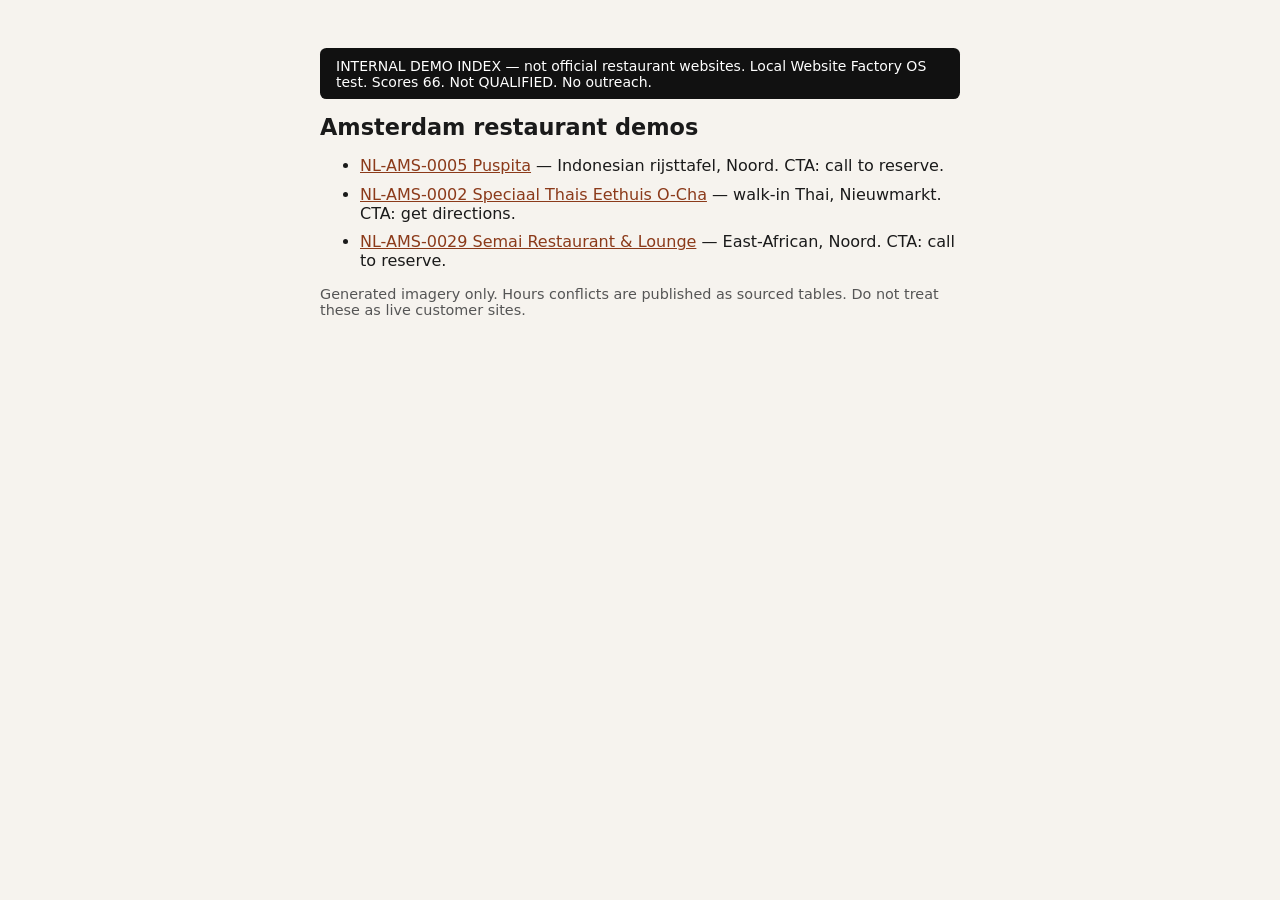
<file: index.html>
<!DOCTYPE html>
<html lang="nl">
<head>
  <meta charset="utf-8">
  <meta name="viewport" content="width=device-width, initial-scale=1">
  <meta name="robots" content="noindex,nofollow">
  <title>LWF internal demos — OS test</title>
  <style>
    body{font-family:system-ui,sans-serif;max-width:40rem;margin:3rem auto;padding:0 1.25rem;color:#1a1a1a;background:#f6f3ee}
    .banner{background:#111;color:#fff;padding:.6rem 1rem;font-size:.875rem;border-radius:.4rem}
    h1{font-size:1.4rem}
    a{color:#8b3a1a}
    li{margin:.6rem 0}
    .note{color:#555;font-size:.9rem}
  </style>
</head>
<body>
  <p class="banner">INTERNAL DEMO INDEX — not official restaurant websites. Local Website Factory OS test. Scores 66. Not QUALIFIED. No outreach.</p>
  <h1>Amsterdam restaurant demos</h1>
  <ul>
    <li><a href="puspita/">NL-AMS-0005 Puspita</a> — Indonesian rijsttafel, Noord. CTA: call to reserve.</li>
    <li><a href="o-cha/">NL-AMS-0002 Speciaal Thais Eethuis O-Cha</a> — walk-in Thai, Nieuwmarkt. CTA: get directions.</li>
    <li><a href="semai/">NL-AMS-0029 Semai Restaurant &amp; Lounge</a> — East-African, Noord. CTA: call to reserve.</li>
  </ul>
  <p class="note">Generated imagery only. Hours conflicts are published as sourced tables. Do not treat these as live customer sites.</p>
</body>
</html>
</file>
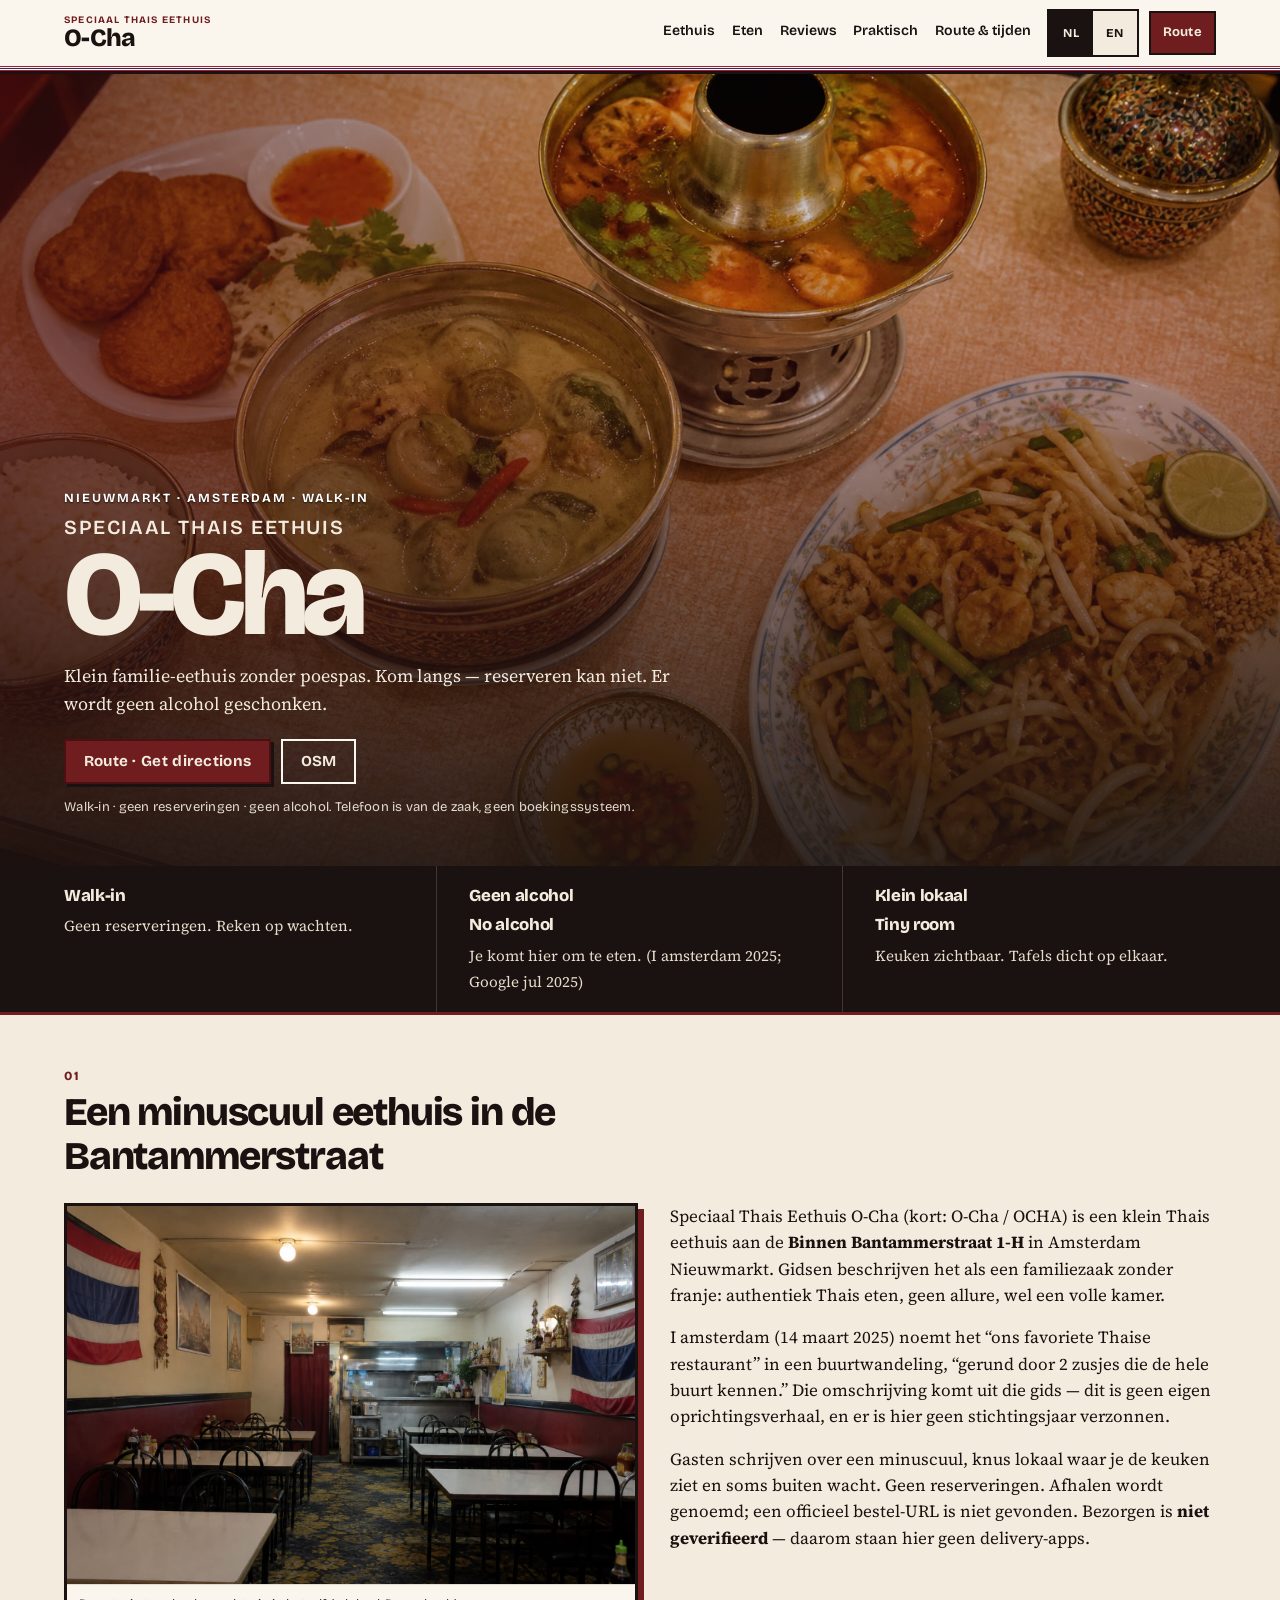
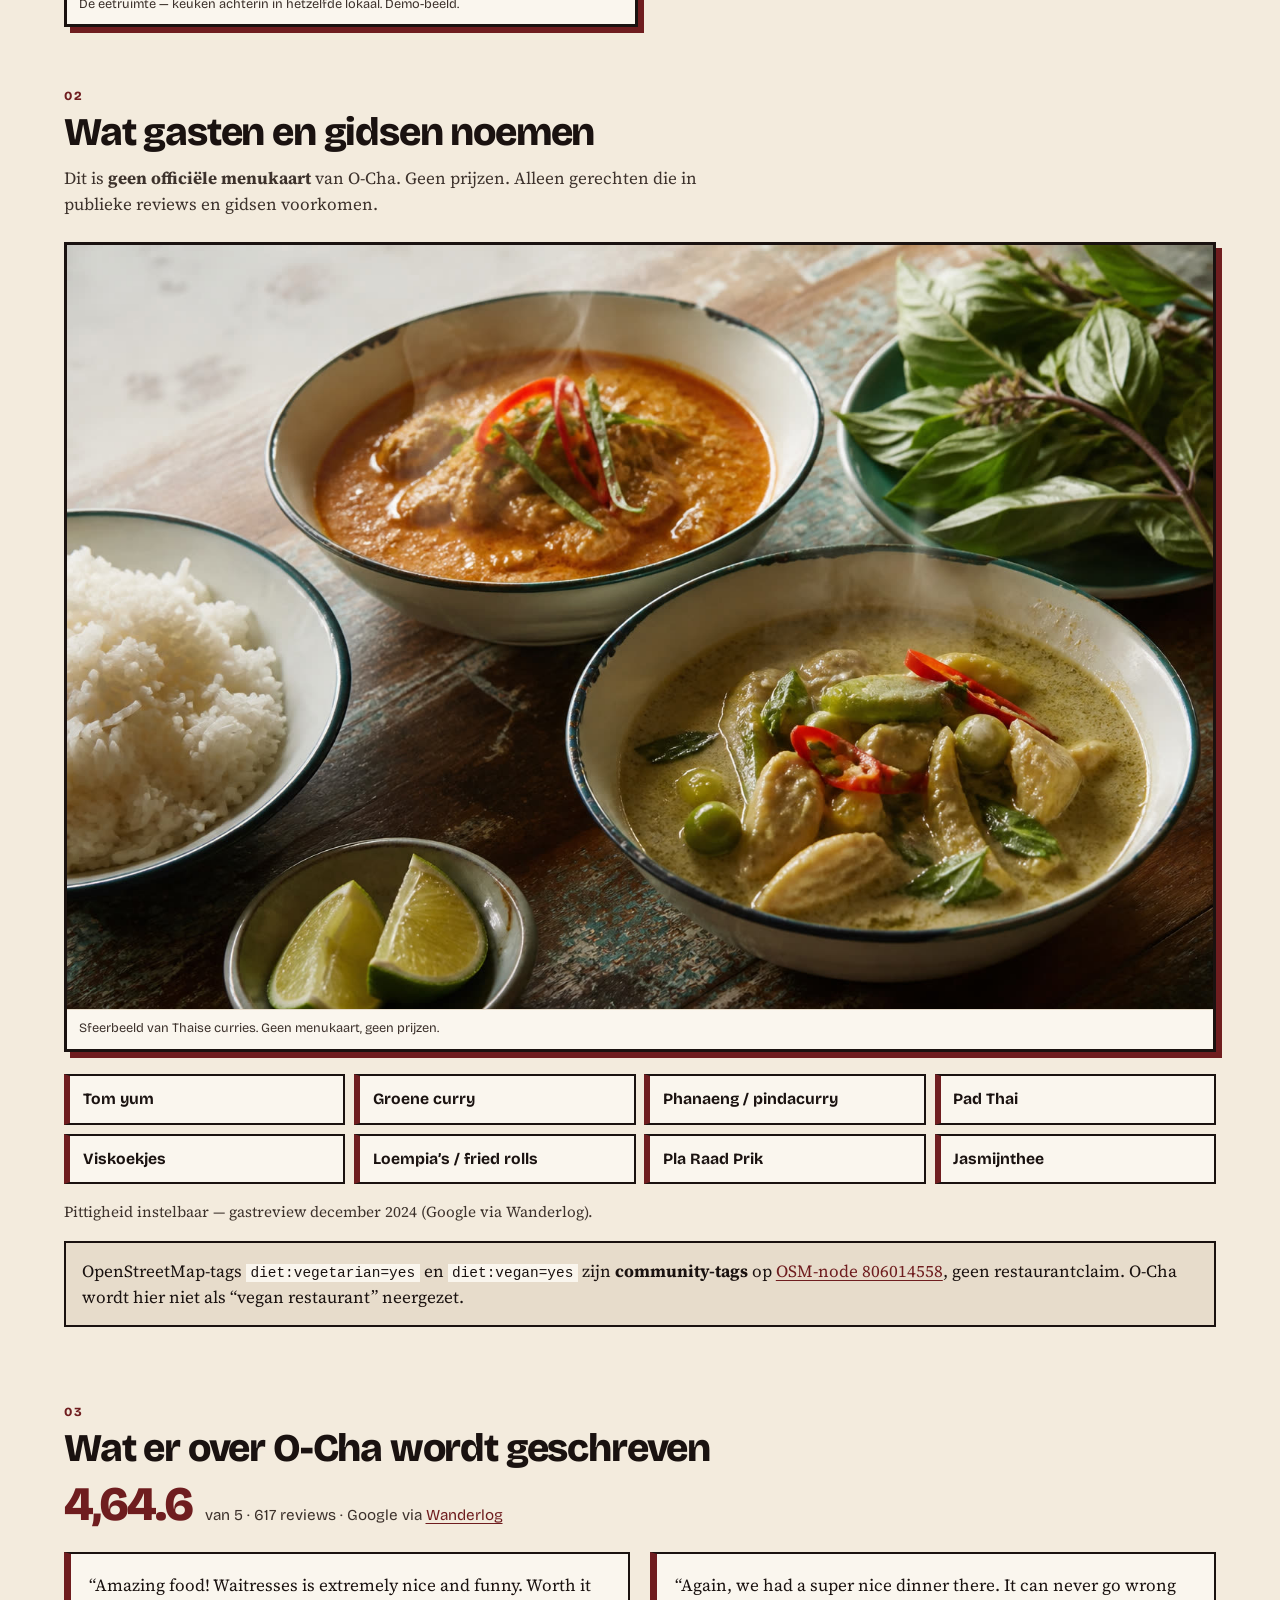
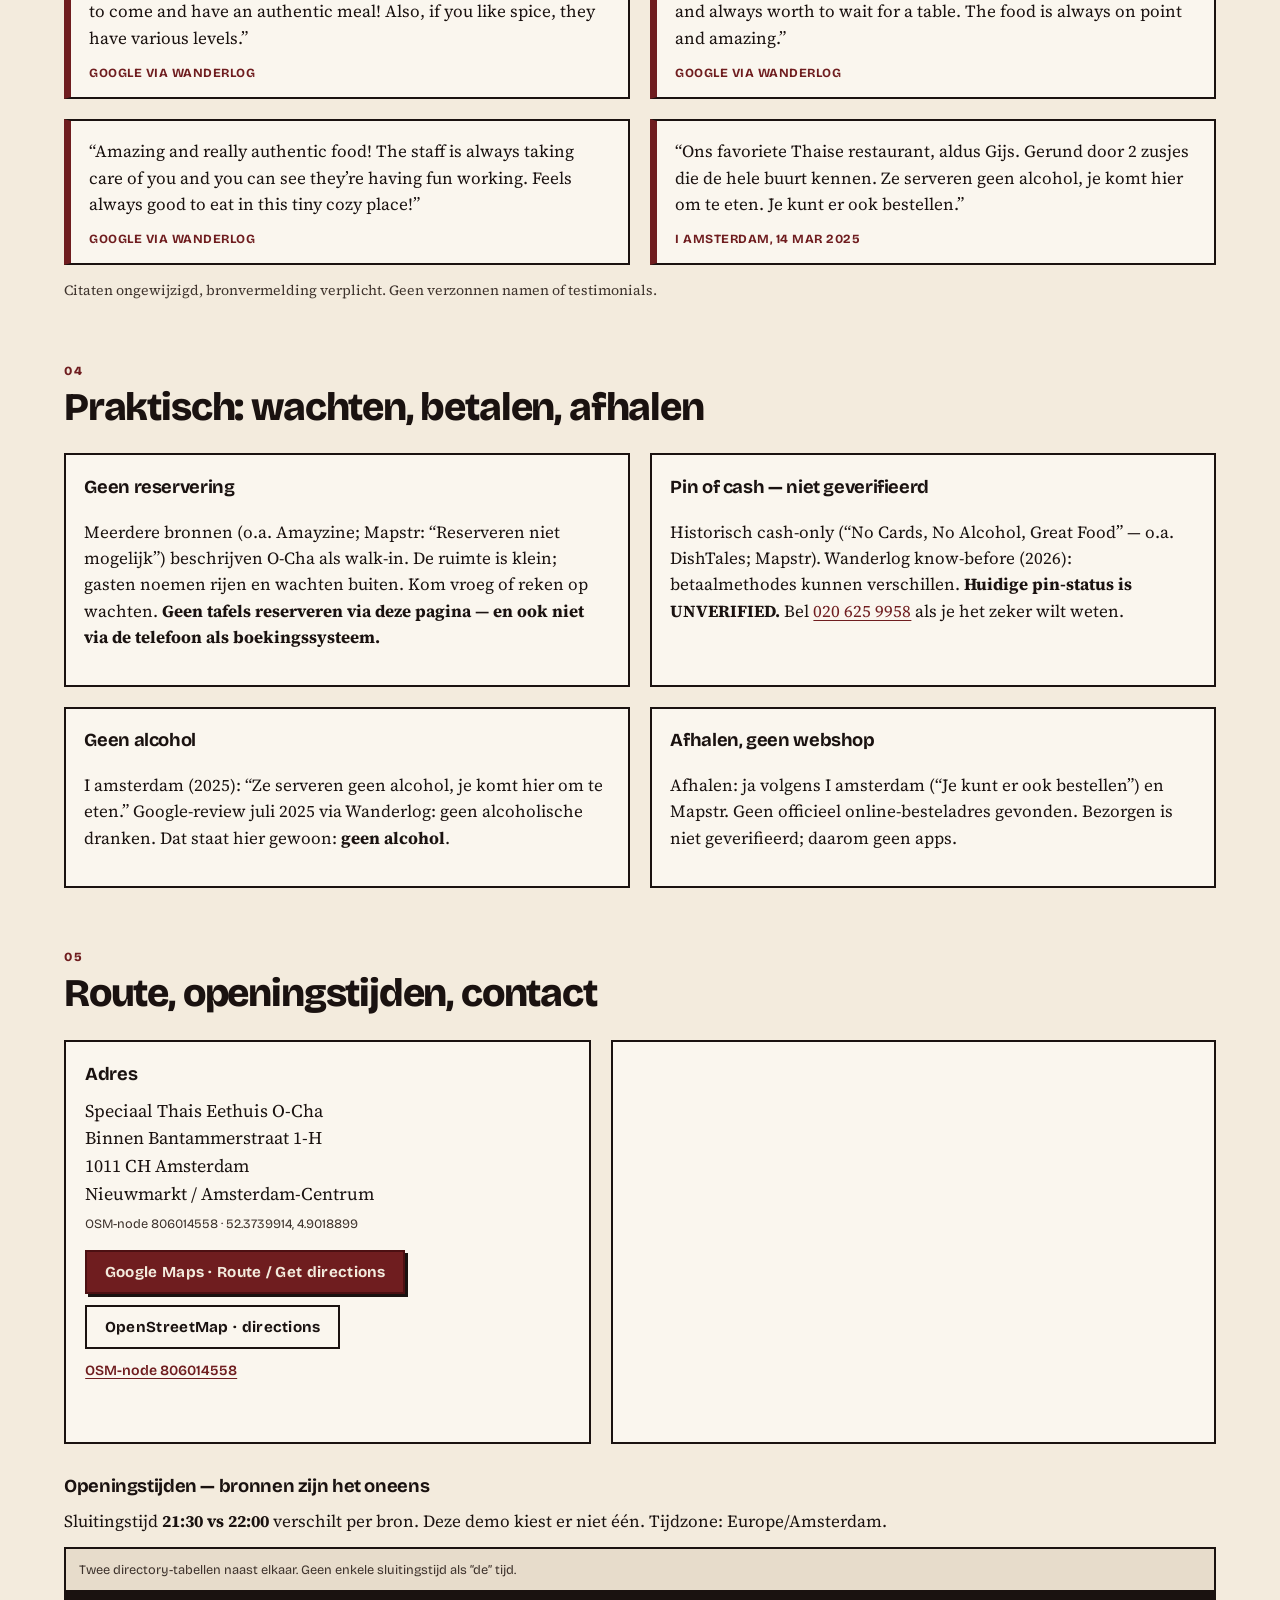
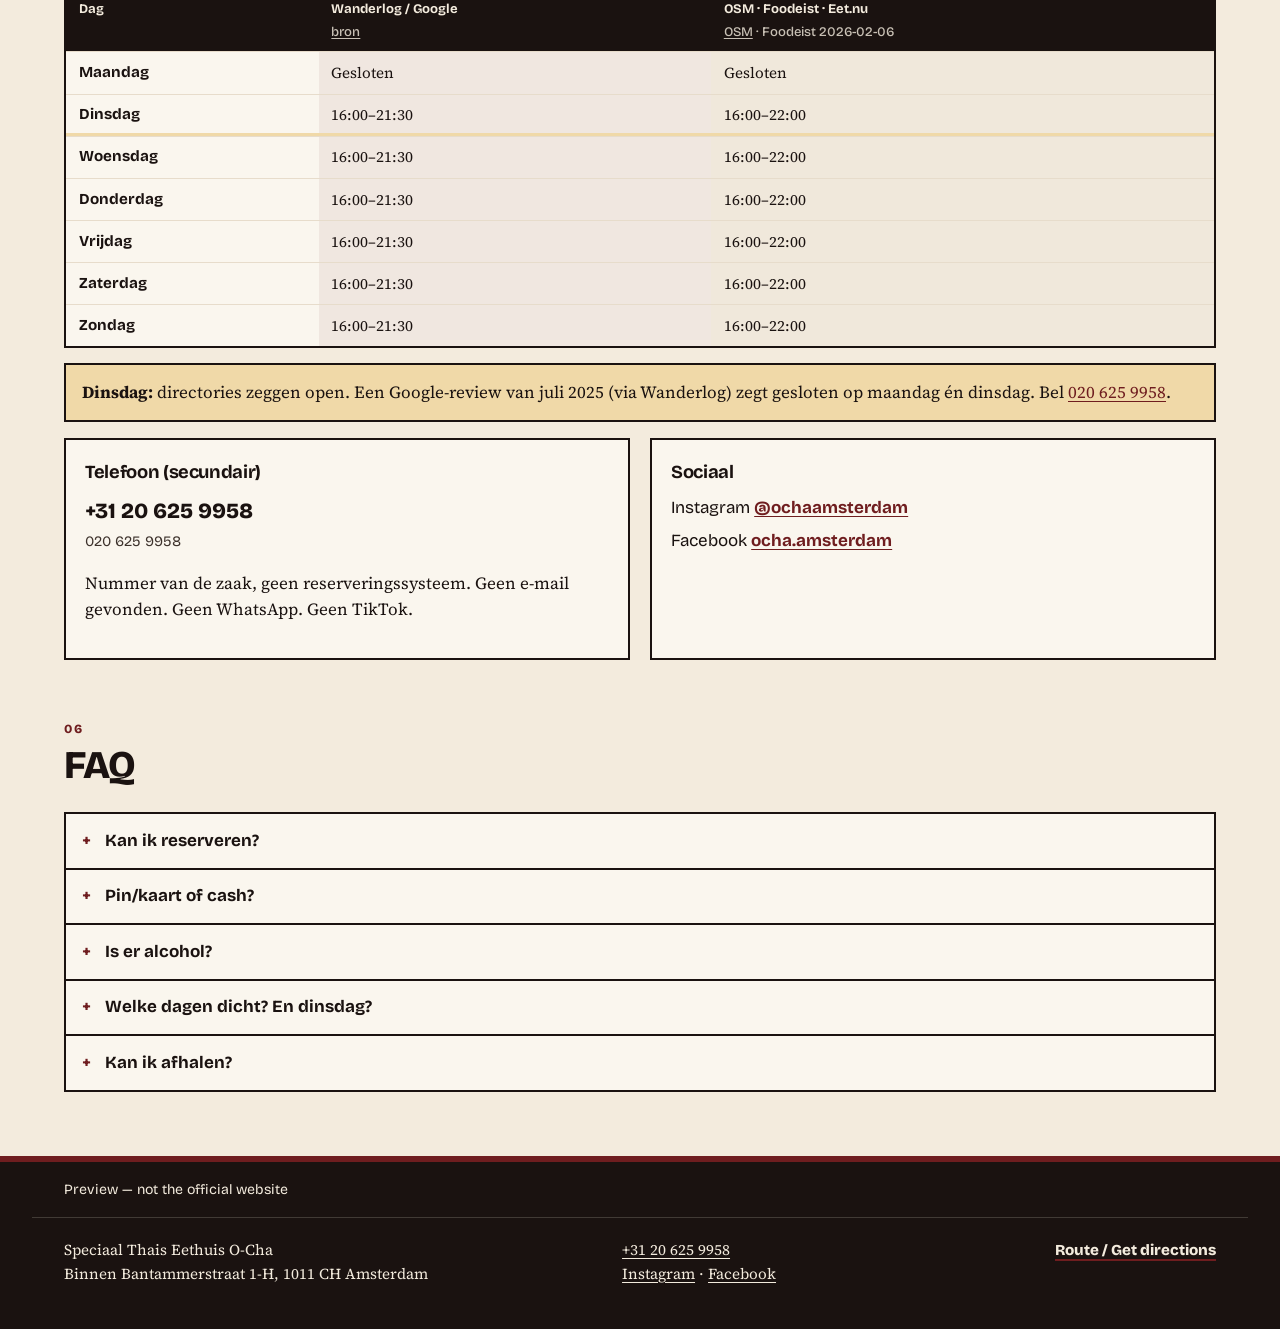
<file: o-cha/index.html>
<!DOCTYPE html>
<html lang="nl" data-lang="nl">
<head>
  <meta charset="utf-8">
  <meta name="viewport" content="width=device-width, initial-scale=1">
  <title>Speciaal Thais Eethuis O-Cha · Nieuwmarkt Amsterdam (Demo)</title>
  <meta name="description" content="Demo — geen officiële website. Speciaal Thais Eethuis O-Cha, Binnen Bantammerstraat 1-H, Amsterdam Nieuwmarkt. Walk-in, geen reserveringen, geen alcohol. Routebeschrijving.">
  <meta name="robots" content="noindex, nofollow, noarchive">
  <meta name="author" content="Interne OS-test demo (niet O-Cha)">
  <meta name="theme-color" content="#6F1D1F">
  <meta property="og:title" content="Speciaal Thais Eethuis O-Cha · Nieuwmarkt (Demo)">
  <meta property="og:description" content="Demo — not the official website. Tiny walk-in Thai eethuis in Amsterdam Nieuwmarkt. No reservations. No alcohol. Get directions.">
  <meta property="og:locale" content="nl_NL">
  <meta property="og:type" content="website">
  <link rel="preconnect" href="https://fonts.googleapis.com">
  <link rel="preconnect" href="https://fonts.gstatic.com" crossorigin>
  <link href="https://fonts.googleapis.com/css2?family=Bricolage+Grotesque:opsz,wght@12..96,500;12..96,700;12..96,800&family=Source+Serif+4:ital,opsz,wght@0,8..60,400;0,8..60,600;1,8..60,400&display=swap" rel="stylesheet">
  <link rel="stylesheet" href="styles.css">
  <script type="application/ld+json">
  {
    "@context": "https://schema.org",
    "@type": "Restaurant",
    "name": "Speciaal Thais Eethuis O-Cha",
    "alternateName": ["O-Cha", "OCHA", "Thais Eethuis Ocha"],
    "servesCuisine": "Thai",
    "acceptsReservations": false,
    "address": {
      "@type": "PostalAddress",
      "streetAddress": "Binnen Bantammerstraat 1-H",
      "postalCode": "1011 CH",
      "addressLocality": "Amsterdam",
      "addressRegion": "Noord-Holland",
      "addressCountry": "NL"
    },
    "geo": {
      "@type": "GeoCoordinates",
      "latitude": 52.3739914,
      "longitude": 4.9018899
    },
    "telephone": "+31206259958",
    "hasMap": "https://www.openstreetmap.org/node/806014558",
    "sameAs": [
      "https://www.instagram.com/ochaamsterdam/",
      "https://www.facebook.com/ocha.amsterdam",
      "https://www.openstreetmap.org/node/806014558"
    ]}
  </script>
</head>
<body>
  <a class="skip-link" href="#inhoud">Naar inhoud / Skip to content</a>

  <div class="chrome-sticky">
  <header class="site-header">
    <div class="header-inner">
      <a class="wordmark" href="#top">
        <span class="wordmark-kicker">Speciaal Thais Eethuis</span>
        <span class="wordmark-name">O-Cha</span>
      </a>
      <button type="button" class="nav-toggle" id="nav-toggle" aria-expanded="false" aria-controls="site-nav">Menu</button>
      <nav class="nav" id="site-nav" aria-label="Pagina">
        <a href="#eethuis"><span class="i18n-nl">Eethuis</span><span class="i18n-en" lang="en">The room</span></a>
        <a href="#eten"><span class="i18n-nl">Eten</span><span class="i18n-en" lang="en">Food</span></a>
        <a href="#reviews">Reviews</a>
        <a href="#praktisch"><span class="i18n-nl">Praktisch</span><span class="i18n-en" lang="en">Practical</span></a>
        <a href="#route"><span class="i18n-nl">Route &amp; tijden</span><span class="i18n-en" lang="en">Directions &amp; hours</span></a>
      </nav>
      <div class="header-tools">
        <div class="lang-switch" role="group" aria-label="Taal / Language">
          <button type="button" data-lang-btn="nl" aria-pressed="true" lang="nl" aria-label="Nederlands">NL</button>
          <button type="button" data-lang-btn="en" aria-pressed="false" lang="en" aria-label="English">EN</button>
        </div>
        <a class="btn btn-header" href="https://www.google.com/maps/dir/?api=1&amp;destination=Binnen+Bantammerstraat+1-H%2C+1011+CH+Amsterdam" rel="noopener noreferrer">
          <span class="i18n-nl">Route</span>
          <span class="i18n-en" lang="en">Directions</span>
        </a>
      </div>
    </div>
  </header>
  </div>

  <main id="inhoud">
    <section class="hero" id="top">
      <div class="hero-media">
        <img
          src="assets/hero.jpg"
          alt="Tafel vol Thaise gerechten: tom yum, groene curry, pad Thai, viskoekjes en jasmijnrijst — sfeerbeeld voor deze demo, geen officiële menufoto."
          width="1536"
          height="1024"
          fetchpriority="high"
          decoding="async">
      </div>
      <div class="hero-copy">
        <p class="eyebrow">
          <span class="i18n-nl">Nieuwmarkt · Amsterdam · walk-in</span>
          <span class="i18n-en" lang="en">Nieuwmarkt · Amsterdam · walk-in only</span>
        </p>
        <h1>
          <span class="h1-kicker">Speciaal Thais Eethuis</span>
          <span class="h1-name">O-Cha</span>
        </h1>
        <p class="lede">
          <span class="i18n-nl">Klein familie-eethuis zonder poespas. Kom langs — reserveren kan niet. Er wordt geen alcohol geschonken.</span>
          <span class="i18n-en" lang="en">A small, no-frills family Thai eethuis. Walk in — they do not take reservations. No alcohol is served.</span>
        </p>
        <div class="hero-cta">
          <a class="btn btn-primary" href="https://www.google.com/maps/dir/?api=1&amp;destination=Binnen+Bantammerstraat+1-H%2C+1011+CH+Amsterdam" rel="noopener noreferrer">
            Route · Get directions
          </a>
          <a class="btn btn-ghost" href="https://www.openstreetmap.org/directions?to=52.3739914%2C4.9018899" rel="noopener noreferrer">
            OSM
          </a>
        </div>
        <p class="hero-note">
          <span class="i18n-nl">Walk-in · geen reserveringen · geen alcohol. Telefoon is van de zaak, geen boekingssysteem.</span>
          <span class="i18n-en" lang="en">Walk-in · no reservations · no alcohol. The phone is the venue line, not a booking system.</span>
        </p>
      </div>
    </section>

    <section class="facts" aria-label="In het kort">
      <ul class="fact-row">
        <li>
          <strong>Walk-in</strong>
          <span class="i18n-nl">Geen reserveringen. Reken op wachten.</span>
          <span class="i18n-en" lang="en">No reservations. Expect to wait.</span>
        </li>
        <li>
          <strong class="i18n-nl">Geen alcohol</strong>
          <strong class="i18n-en" lang="en">No alcohol</strong>
          <span class="i18n-nl">Je komt hier om te eten. (I amsterdam 2025; Google jul 2025)</span>
          <span class="i18n-en" lang="en">You come here to eat. (I amsterdam 2025; Google Jul 2025)</span>
        </li>
        <li>
          <strong class="i18n-nl">Klein lokaal</strong>
          <strong class="i18n-en" lang="en">Tiny room</strong>
          <span class="i18n-nl">Keuken zichtbaar. Tafels dicht op elkaar.</span>
          <span class="i18n-en" lang="en">Kitchen in view. Tables packed close.</span>
        </li>
      </ul>
    </section>

    <section class="section about" id="eethuis">
      <div class="section-head">
        <p class="section-num">01</p>
        <h2>
          <span class="i18n-nl">Een minuscuul eethuis in de Bantammerstraat</span>
          <span class="i18n-en" lang="en">A tiny eethuis on Bantammerstraat</span>
        </h2>
      </div>
      <div class="about-grid">
        <figure class="about-photo">
          <img
            src="assets/room.jpg"
            alt="Smal eethuis: crème bovenwand, dieprode lambrisering, Thaise vlaggen, zwarte stoelen, keuken achterin zichtbaar."
            width="1536"
            height="1024"
            loading="lazy"
            decoding="async">
          <figcaption>
            <span class="i18n-nl">De eetruimte — keuken achterin in hetzelfde lokaal. Demo-beeld.</span>
            <span class="i18n-en" lang="en">The dining room — kitchen at the back of the same space. Demo image.</span>
          </figcaption>
        </figure>
        <div class="about-copy prose">
          <p class="i18n-nl">
            Speciaal Thais Eethuis O-Cha (kort: O-Cha / OCHA) is een klein Thais eethuis aan de
            <strong>Binnen Bantammerstraat 1-H</strong> in Amsterdam Nieuwmarkt.
            Gidsen beschrijven het als een familiezaak zonder franje: authentiek Thais eten, geen allure, wel een volle kamer.
          </p>
          <p class="i18n-en" lang="en">
            Speciaal Thais Eethuis O-Cha (short: O-Cha / OCHA) is a small Thai eethuis at
            <strong>Binnen Bantammerstraat 1-H</strong> in Amsterdam Nieuwmarkt.
            Guides describe a no-frills family place: authentic Thai food, no gloss, a packed little room.
          </p>
          <p class="i18n-nl">
            I amsterdam (14 maart 2025) noemt het “ons favoriete Thaise restaurant” in een buurtwandeling,
            “gerund door 2 zusjes die de hele buurt kennen.”
            Die omschrijving komt uit die gids — dit is geen eigen oprichtingsverhaal, en er is hier geen stichtingsjaar verzonnen.
          </p>
          <p class="i18n-en" lang="en">
            I amsterdam (14 March 2025) calls it “our favourite Thai restaurant” on a neighbourhood walk,
            “run by 2 sisters who know the whole area.”
            That wording is the guide’s — this page does not invent a founding story or year.
          </p>
          <p class="i18n-nl">
            Gasten schrijven over een minuscuul, knus lokaal waar je de keuken ziet en soms buiten wacht.
            Geen reserveringen. Afhalen wordt genoemd; een officieel bestel-URL is niet gevonden. Bezorgen is <strong>niet geverifieerd</strong> — daarom staan hier geen delivery-apps.
          </p>
          <p class="i18n-en" lang="en">
            Guests write about a tiny, cozy room where you can see the kitchen, and sometimes wait outside.
            No reservations. Takeaway is mentioned; no official order URL was found. Delivery is <strong>UNVERIFIED</strong> — so this demo lists no delivery apps.
          </p>
        </div>
      </div>
    </section>

    <section class="section food" id="eten">
      <div class="section-head">
        <p class="section-num">02</p>
        <h2>
          <span class="i18n-nl">Wat gasten en gidsen noemen</span>
          <span class="i18n-en" lang="en">What guests and guides name</span>
        </h2>
        <p class="section-lead">
          <span class="i18n-nl">Dit is <strong>geen officiële menukaart</strong> van O-Cha. Geen prijzen. Alleen gerechten die in publieke reviews en gidsen voorkomen.</span>
          <span class="i18n-en" lang="en">This is <strong>not an official menu</strong> from O-Cha. No prices. Only dishes named in public reviews and guides.</span>
        </p>
      </div>
      <figure class="food-photo">
        <img
          src="assets/food.jpg"
          alt="Groene curry en een rode curry met jasmijnrijst, limoen en Thaise basilicum — sfeerbeeld, geen officiële menufoto."
          width="1536"
          height="1024"
          loading="lazy"
          decoding="async">
        <figcaption>
          <span class="i18n-nl">Sfeerbeeld van Thaise curries. Geen menukaart, geen prijzen.</span>
          <span class="i18n-en" lang="en">Mood image of Thai curries. Not a menu, no prices.</span>
        </figcaption>
      </figure>
      <ul class="dish-list">
        <li>Tom yum</li>
        <li>
          <span class="i18n-nl">Groene curry</span>
          <span class="i18n-en" lang="en">Green curry</span>
        </li>
        <li>
          <span class="i18n-nl">Phanaeng / pindacurry</span>
          <span class="i18n-en" lang="en">Phanaeng / peanut curry</span>
        </li>
        <li>Pad Thai</li>
        <li>
          <span class="i18n-nl">Viskoekjes</span>
          <span class="i18n-en" lang="en">Fish cakes</span>
        </li>
        <li>
          <span class="i18n-nl">Loempia’s / fried rolls</span>
          <span class="i18n-en" lang="en">Fried / spring rolls</span>
        </li>
        <li>Pla Raad Prik</li>
        <li>
          <span class="i18n-nl">Jasmijnthee</span>
          <span class="i18n-en" lang="en">Jasmine tea</span>
        </li>
      </ul>
      <p class="spice-note">
        <span class="i18n-nl">Pittigheid instelbaar — gastreview december 2024 (Google via Wanderlog).</span>
        <span class="i18n-en" lang="en">Spice levels adjustable — guest review December 2024 (Google via Wanderlog).</span>
      </p>
      <aside class="callout callout-quiet">
        <p class="i18n-nl">
          OpenStreetMap-tags <code>diet:vegetarian=yes</code> en <code>diet:vegan=yes</code> zijn
          <strong>community-tags</strong> op
          <a href="https://www.openstreetmap.org/node/806014558" rel="noopener noreferrer">OSM-node 806014558</a>,
          geen restaurantclaim. O-Cha wordt hier niet als “vegan restaurant” neergezet.
        </p>
        <p class="i18n-en" lang="en">
          OpenStreetMap tags <code>diet:vegetarian=yes</code> and <code>diet:vegan=yes</code> are
          <strong>community tags</strong> on
          <a href="https://www.openstreetmap.org/node/806014558" rel="noopener noreferrer">OSM node 806014558</a>,
          not a restaurant statement. This page does not market O-Cha as a “vegan restaurant”.
        </p>
      </aside>
    </section>

    <section class="section reviews" id="reviews">
      <div class="section-head">
        <p class="section-num">03</p>
        <h2>
          <span class="i18n-nl">Wat er over O-Cha wordt geschreven</span>
          <span class="i18n-en" lang="en">What people write about O-Cha</span>
        </h2>
        <p class="rating-line">
          <span class="rating-num"><span class="i18n-nl">4,6</span><span class="i18n-en" lang="en">4.6</span></span>
          <span class="rating-meta">
            <span class="i18n-nl">van 5 · 617 reviews · Google via <a href="https://wanderlog.com/place/details/372901/ocha-thai-restaurant" rel="noopener noreferrer">Wanderlog</a></span>
            <span class="i18n-en" lang="en">out of 5 · 617 reviews · Google via <a href="https://wanderlog.com/place/details/372901/ocha-thai-restaurant" rel="noopener noreferrer">Wanderlog</a></span>
          </span>
        </p>
      </div>
      <ul class="review-grid">
        <li class="review-card" lang="en">
          <blockquote>
            <p>“Amazing food! Waitresses is extremely nice and funny. Worth it to come and have an authentic meal! Also, if you like spice, they have various levels.”</p>
          </blockquote>
          <p class="review-src">Google via Wanderlog</p>
        </li>
        <li class="review-card" lang="en">
          <blockquote>
            <p>“Again, we had a super nice dinner there. It can never go wrong and always worth to wait for a table. The food is always on point and amazing.”</p>
          </blockquote>
          <p class="review-src">Google via Wanderlog</p>
        </li>
        <li class="review-card" lang="en">
          <blockquote>
            <p>“Amazing and really authentic food! The staff is always taking care of you and you can see they’re having fun working. Feels always good to eat in this tiny cozy place!”</p>
          </blockquote>
          <p class="review-src">Google via Wanderlog</p>
        </li>
        <li class="review-card">
          <blockquote>
            <p>“Ons favoriete Thaise restaurant, aldus Gijs. Gerund door 2 zusjes die de hele buurt kennen. Ze serveren geen alcohol, je komt hier om te eten. Je kunt er ook bestellen.”</p>
          </blockquote>
          <p class="review-src">I amsterdam, 14 mar 2025</p>
        </li>
      </ul>
      <p class="fineprint">
        <span class="i18n-nl">Citaten ongewijzigd, bronvermelding verplicht. Geen verzonnen namen of testimonials.</span>
        <span class="i18n-en" lang="en">Quotes unaltered, sources required. No invented names or testimonials.</span>
      </p>
    </section>

    <section class="section practical" id="praktisch">
      <div class="section-head">
        <p class="section-num">04</p>
        <h2>
          <span class="i18n-nl">Praktisch: wachten, betalen, afhalen</span>
          <span class="i18n-en" lang="en">Practical: queues, payment, takeaway</span>
        </h2>
      </div>
      <div class="pract-grid">
        <article class="pract-card">
          <h3>
            <span class="i18n-nl">Geen reservering</span>
            <span class="i18n-en" lang="en">No booking</span>
          </h3>
          <p class="i18n-nl">
            Meerdere bronnen (o.a. Amayzine; Mapstr: “Reserveren niet mogelijk”) beschrijven O-Cha als walk-in.
            De ruimte is klein; gasten noemen rijen en wachten buiten. Kom vroeg of reken op wachten.
            <strong>Geen tafels reserveren via deze pagina — en ook niet via de telefoon als boekingssysteem.</strong>
          </p>
          <p class="i18n-en" lang="en">
            Multiple sources (including Amayzine; Mapstr: “reserving not possible”) describe O-Cha as walk-in.
            The room is tiny; guests mention queues and waiting outside. Arrive early or expect to wait.
            <strong>No table booking on this page — and the phone is not a booking system.</strong>
          </p>
        </article>
        <article class="pract-card">
          <h3>
            <span class="i18n-nl">Pin of cash — niet geverifieerd</span>
            <span class="i18n-en" lang="en">Card or cash — UNVERIFIED</span>
          </h3>
          <p class="i18n-nl">
            Historisch cash-only (“No Cards, No Alcohol, Great Food” — o.a. DishTales; Mapstr).
            Wanderlog know-before (2026): betaalmethodes kunnen verschillen.
            <strong>Huidige pin-status is UNVERIFIED.</strong>
            Bel <a href="tel:+31206259958">020 625 9958</a> als je het zeker wilt weten.
          </p>
          <p class="i18n-en" lang="en">
            Historically cash-only (“No Cards, No Alcohol, Great Food” — DishTales; Mapstr).
            Wanderlog know-before (2026): payment methods may vary.
            <strong>Current card policy is UNVERIFIED.</strong>
            Call <a href="tel:+31206259958">+31 20 625 9958</a> if you need to know.
          </p>
        </article>
        <article class="pract-card">
          <h3>
            <span class="i18n-nl">Geen alcohol</span>
            <span class="i18n-en" lang="en">No alcohol</span>
          </h3>
          <p class="i18n-nl">
            I amsterdam (2025): “Ze serveren geen alcohol, je komt hier om te eten.”
            Google-review juli 2025 via Wanderlog: geen alcoholische dranken.
            Dat staat hier gewoon: <strong>geen alcohol</strong>.
          </p>
          <p class="i18n-en" lang="en">
            I amsterdam (2025): “They don’t serve alcohol; you come here to eat.”
            Google review July 2025 via Wanderlog: no alcoholic beverages.
            Stated plainly: <strong>no alcohol</strong>.
          </p>
        </article>
        <article class="pract-card">
          <h3>
            <span class="i18n-nl">Afhalen, geen webshop</span>
            <span class="i18n-en" lang="en">Takeaway, no webshop</span>
          </h3>
          <p class="i18n-nl">
            Afhalen: ja volgens I amsterdam (“Je kunt er ook bestellen”) en Mapstr.
            Geen officieel online-besteladres gevonden. Bezorgen is niet geverifieerd; daarom geen apps.
          </p>
          <p class="i18n-en" lang="en">
            Takeaway: yes according to I amsterdam and Mapstr.
            No official online order URL found. Delivery is unverified; this demo adds no apps.
          </p>
        </article>
      </div>
    </section>

    <section class="section location" id="route">
      <div class="section-head">
        <p class="section-num">05</p>
        <h2>
          <span class="i18n-nl">Route, openingstijden, contact</span>
          <span class="i18n-en" lang="en">Directions, hours, contact</span>
        </h2>
      </div>

      <div class="loc-grid">
        <div class="loc-card address-card">
          <h3>
            <span class="i18n-nl">Adres</span>
            <span class="i18n-en" lang="en">Address</span>
          </h3>
          <p class="addr">
            Speciaal Thais Eethuis O-Cha<br>
            Binnen Bantammerstraat 1-H<br>
            1011 CH Amsterdam<br>
            <span class="i18n-nl">Nieuwmarkt / Amsterdam-Centrum</span>
            <span class="i18n-en" lang="en">Nieuwmarkt / Amsterdam-Centrum</span>
          </p>
          <p class="coords">OSM-node 806014558 · 52.3739914, 4.9018899</p>
          <div class="cta-stack">
            <a class="btn btn-primary" href="https://www.google.com/maps/dir/?api=1&amp;destination=Binnen+Bantammerstraat+1-H%2C+1011+CH+Amsterdam" rel="noopener noreferrer">
              Google Maps · Route / Get directions
            </a>
            <a class="btn btn-secondary" href="https://www.openstreetmap.org/directions?to=52.3739914%2C4.9018899" rel="noopener noreferrer">
              OpenStreetMap · directions
            </a>
            <a class="text-link" href="https://www.openstreetmap.org/node/806014558" rel="noopener noreferrer">OSM-node 806014558</a>
          </div>
        </div>

        <div class="loc-card map-card">
          <iframe
            title="OpenStreetMap: Speciaal Thais Eethuis O-Cha, Binnen Bantammerstraat"
            src="https://www.openstreetmap.org/export/embed.html?bbox=4.8985%2C52.3724%2C4.9053%2C52.3756&amp;layer=mapnik&amp;marker=52.3739914%2C4.9018899"
            width="600"
            height="400"
            loading="lazy"
            referrerpolicy="no-referrer-when-downgrade"></iframe>
        </div>
      </div>

      <div class="hours-wrap">
        <h3>
          <span class="i18n-nl">Openingstijden — bronnen zijn het oneens</span>
          <span class="i18n-en" lang="en">Hours — sources disagree</span>
        </h3>
        <p class="hours-caption">
          <span class="i18n-nl">Sluitingstijd <strong>21:30 vs 22:00</strong> verschilt per bron. Deze demo kiest er niet één. Tijdzone: Europe/Amsterdam.</span>
          <span class="i18n-en" lang="en">Closing time <strong>21:30 vs 22:00</strong> differs by source. This demo does not pick one. Timezone: Europe/Amsterdam.</span>
        </p>
        <div class="table-scroll" tabindex="0">
          <table class="hours-table">
            <caption>
              <span class="i18n-nl">Twee directory-tabellen naast elkaar. Geen enkele sluitingstijd als “de” tijd.</span>
              <span class="i18n-en" lang="en">Two directory tables side by side. Neither close time treated as the official one.</span>
            </caption>
            <thead>
              <tr>
                <th scope="col">
                  <span class="i18n-nl">Dag</span>
                  <span class="i18n-en" lang="en">Day</span>
                </th>
                <th scope="col">
                  Wanderlog / Google
                  <span class="th-src"><a href="https://wanderlog.com/place/details/372901/ocha-thai-restaurant" rel="noopener noreferrer">bron</a></span>
                </th>
                <th scope="col">
                  OSM · Foodeist · Eet.nu
                  <span class="th-src"><a href="https://www.openstreetmap.org/node/806014558" rel="noopener noreferrer">OSM</a> · Foodeist 2026-02-06</span>
                </th>
              </tr>
            </thead>
            <tbody>
              <tr>
                <th scope="row"><span class="i18n-nl">Maandag</span><span class="i18n-en" lang="en">Monday</span></th>
                <td><span class="i18n-nl">Gesloten</span><span class="i18n-en" lang="en">Closed</span></td>
                <td><span class="i18n-nl">Gesloten</span><span class="i18n-en" lang="en">Closed</span></td>
              </tr>
              <tr class="row-conflict">
                <th scope="row"><span class="i18n-nl">Dinsdag</span><span class="i18n-en" lang="en">Tuesday</span></th>
                <td>16:00–21:30</td>
                <td>16:00–22:00</td>
              </tr>
              <tr>
                <th scope="row"><span class="i18n-nl">Woensdag</span><span class="i18n-en" lang="en">Wednesday</span></th>
                <td>16:00–21:30</td>
                <td>16:00–22:00</td>
              </tr>
              <tr>
                <th scope="row"><span class="i18n-nl">Donderdag</span><span class="i18n-en" lang="en">Thursday</span></th>
                <td>16:00–21:30</td>
                <td>16:00–22:00</td>
              </tr>
              <tr>
                <th scope="row"><span class="i18n-nl">Vrijdag</span><span class="i18n-en" lang="en">Friday</span></th>
                <td>16:00–21:30</td>
                <td>16:00–22:00</td>
              </tr>
              <tr>
                <th scope="row"><span class="i18n-nl">Zaterdag</span><span class="i18n-en" lang="en">Saturday</span></th>
                <td>16:00–21:30</td>
                <td>16:00–22:00</td>
              </tr>
              <tr>
                <th scope="row"><span class="i18n-nl">Zondag</span><span class="i18n-en" lang="en">Sunday</span></th>
                <td>16:00–21:30</td>
                <td>16:00–22:00</td>
              </tr>
            </tbody>
          </table>
        </div>
        <aside class="callout callout-hours" role="note">
          <p class="i18n-nl">
            <strong>Dinsdag:</strong> directories zeggen open. Een Google-review van juli 2025 (via Wanderlog) zegt gesloten op maandag én dinsdag.
            Bel <a href="tel:+31206259958">020 625 9958</a>.
          </p>
          <p class="i18n-en" lang="en">
            <strong>Tuesday:</strong> directories say open. A July 2025 Google review (via Wanderlog) says closed Monday and Tuesday.
            Call <a href="tel:+31206259958">+31 20 625 9958</a>.
          </p>
        </aside>
      </div>

      <div class="contact-row">
        <div class="loc-card">
          <h3>
            <span class="i18n-nl">Telefoon (secundair)</span>
            <span class="i18n-en" lang="en">Phone (secondary)</span>
          </h3>
          <p class="phone-line">
            <a href="tel:+31206259958">+31 20 625 9958</a>
            <span class="phone-local">020 625 9958</span>
          </p>
          <p class="i18n-nl">Nummer van de zaak, geen reserveringssysteem. Geen e-mail gevonden. Geen WhatsApp. Geen TikTok.</p>
          <p class="i18n-en" lang="en">Venue phone, not a booking system. No email found. No WhatsApp. No TikTok.</p>
        </div>
        <div class="loc-card">
          <h3>
            <span class="i18n-nl">Sociaal</span>
            <span class="i18n-en" lang="en">Social</span>
          </h3>
          <ul class="social-list">
            <li>
              Instagram
              <a href="https://www.instagram.com/ochaamsterdam/" rel="noopener noreferrer">@ochaamsterdam</a>
            </li>
            <li>
              Facebook
              <a href="https://www.facebook.com/ocha.amsterdam" rel="noopener noreferrer">ocha.amsterdam</a>
            </li>
          </ul>
        </div>
      </div>
    </section>

    <section class="section faq" id="faq">
      <div class="section-head">
        <p class="section-num">06</p>
        <h2>FAQ</h2>
      </div>
      <div class="faq-list">
        <details>
          <summary>
            <span class="i18n-nl">Kan ik reserveren?</span>
            <span class="i18n-en" lang="en">Can I reserve?</span>
          </summary>
          <p class="i18n-nl">Nee volgens meerdere publieke bronnen (Amayzine; Mapstr “Reserveren niet mogelijk”; walk-in). Kom vroeg of reken op wachten. Deze demo heeft bewust geen reserveringsformulier.</p>
          <p class="i18n-en" lang="en">No, according to multiple public sources (Amayzine; Mapstr “reserving not possible”; walk-in). Come early or expect to wait. This demo has no reservation form on purpose.</p>
        </details>
        <details>
          <summary>
            <span class="i18n-nl">Pin/kaart of cash?</span>
            <span class="i18n-en" lang="en">Card or cash?</span>
          </summary>
          <p class="i18n-nl">Historisch cash-only. Huidige pin-status UNVERIFIED — bel 020 625 9958.</p>
          <p class="i18n-en" lang="en">Historically cash-only. Current card status UNVERIFIED — call +31 20 625 9958.</p>
        </details>
        <details>
          <summary>
            <span class="i18n-nl">Is er alcohol?</span>
            <span class="i18n-en" lang="en">Is there alcohol?</span>
          </summary>
          <p class="i18n-nl">Nee. I amsterdam (2025) en Google-review juli 2025 via Wanderlog.</p>
          <p class="i18n-en" lang="en">No. I amsterdam (2025) and a July 2025 Google review via Wanderlog.</p>
        </details>
        <details>
          <summary>
            <span class="i18n-nl">Welke dagen dicht? En dinsdag?</span>
            <span class="i18n-en" lang="en">Which days closed? And Tuesday?</span>
          </summary>
          <p class="i18n-nl">Directories: maandag dicht, di–zo open. Sluitingstijd 21:30 vs 22:00 verschilt per bron. Dinsdag: directories zeggen open; een Google-review van juli 2025 (via Wanderlog) zegt gesloten op maandag én dinsdag. Bel 020 625 9958.</p>
          <p class="i18n-en" lang="en">Directories: Monday closed, Tue–Sun open. Closing time 21:30 vs 22:00 differs by source. Tuesday: directories say open; a July 2025 Google review (via Wanderlog) says closed Monday and Tuesday. Call +31 20 625 9958.</p>
        </details>
        <details>
          <summary>
            <span class="i18n-nl">Kan ik afhalen?</span>
            <span class="i18n-en" lang="en">Is takeaway possible?</span>
          </summary>
          <p class="i18n-nl">Ja volgens I amsterdam en Mapstr. Geen officieel online-bestel-URL gevonden. Geen delivery-apps op deze pagina.</p>
          <p class="i18n-en" lang="en">Yes according to I amsterdam and Mapstr. No official online order URL found. No delivery apps on this page.</p>
        </details>
      </div>
    </section>
  </main>

  <footer class="site-footer">
    <div class="footer-demo" role="note"><p>Preview — not the official website</p></div>
    <div class="footer-grid">
      <p>
        Speciaal Thais Eethuis O-Cha<br>
        Binnen Bantammerstraat 1-H, 1011 CH Amsterdam
      </p>
      <p>
        <a href="tel:+31206259958">+31 20 625 9958</a><br>
        <a href="https://www.instagram.com/ochaamsterdam/" rel="noopener noreferrer">Instagram</a>
        ·
        <a href="https://www.facebook.com/ocha.amsterdam" rel="noopener noreferrer">Facebook</a>
      </p>
      <p class="footer-cta">
        <a href="https://www.google.com/maps/dir/?api=1&amp;destination=Binnen+Bantammerstraat+1-H%2C+1011+CH+Amsterdam" rel="noopener noreferrer">Route / Get directions</a>
      </p>
    </div>
  </footer>

  <div class="sticky-cta" id="sticky-cta">
    <a class="btn btn-primary" href="https://www.google.com/maps/dir/?api=1&amp;destination=Binnen+Bantammerstraat+1-H%2C+1011+CH+Amsterdam" rel="noopener noreferrer">
      Route / Get directions
    </a>
  </div>

  <script src="app.js" defer></script>
</body>
</html>
</file>
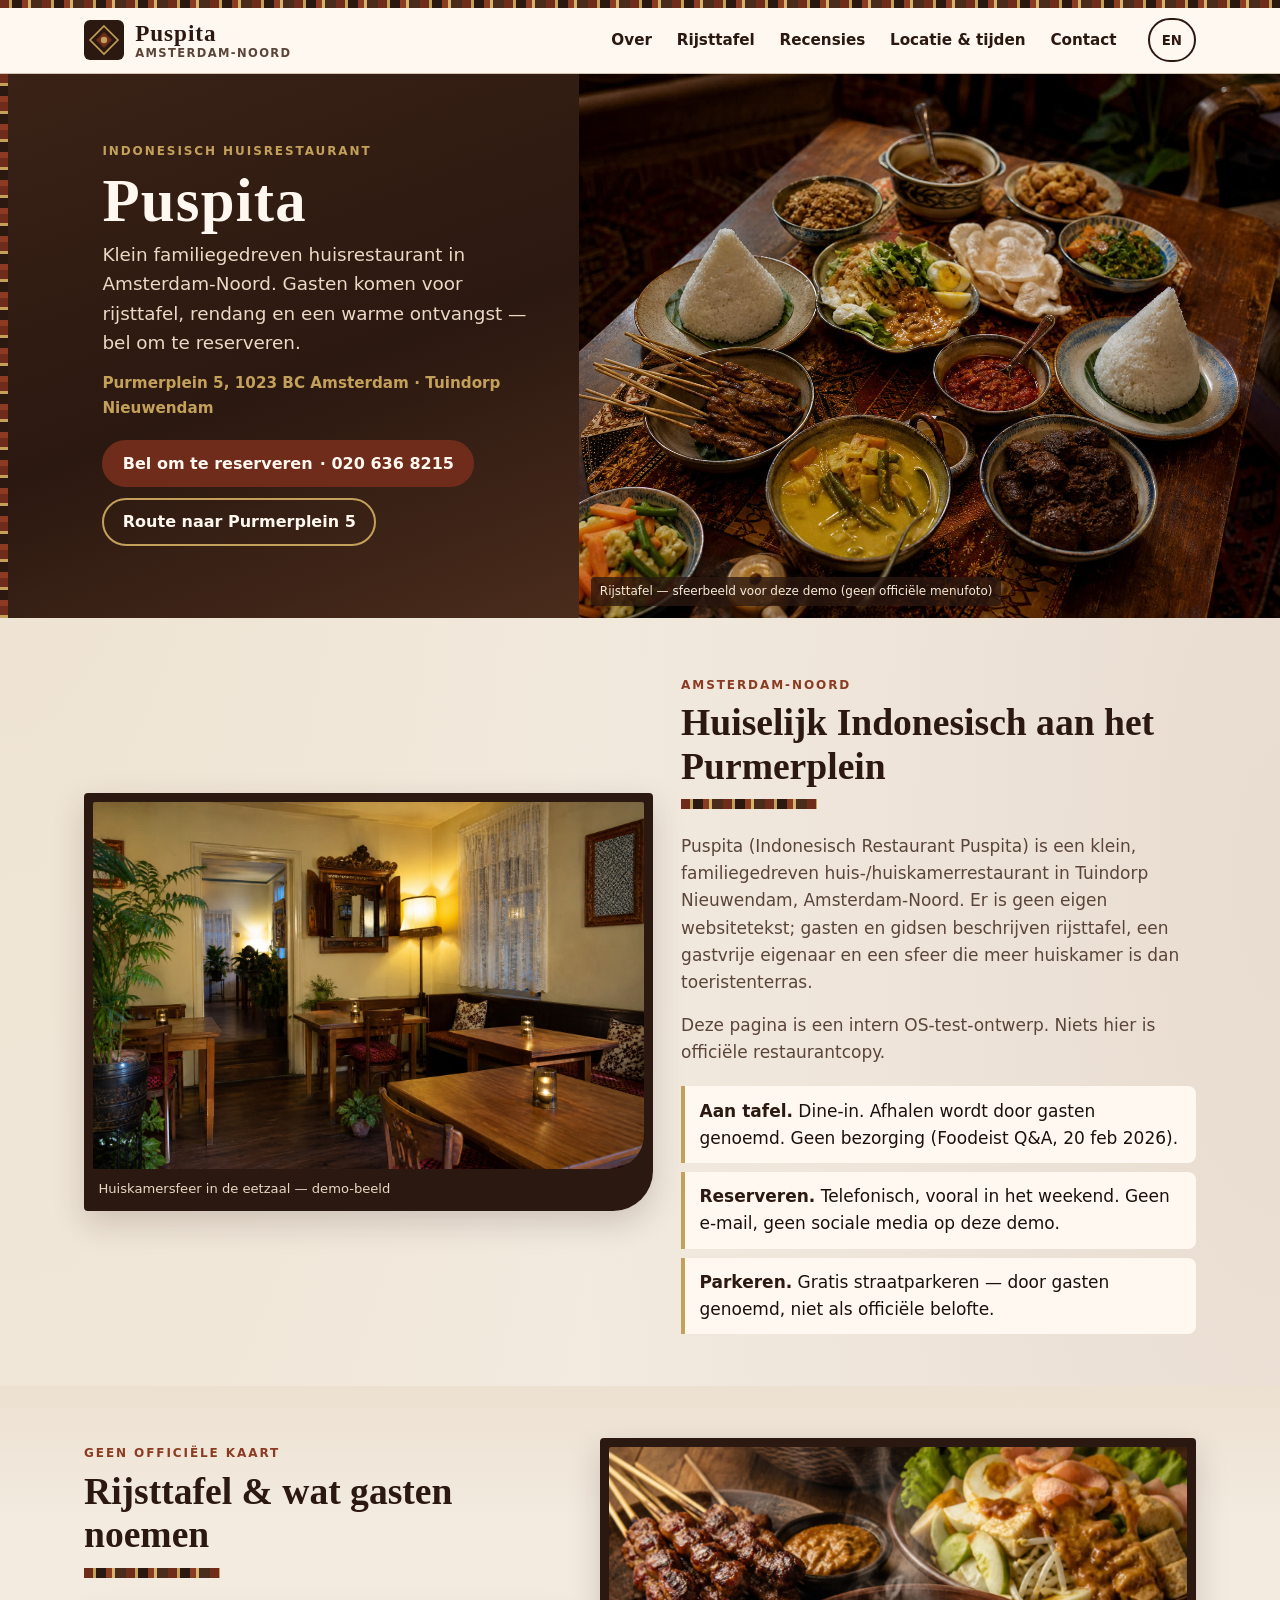
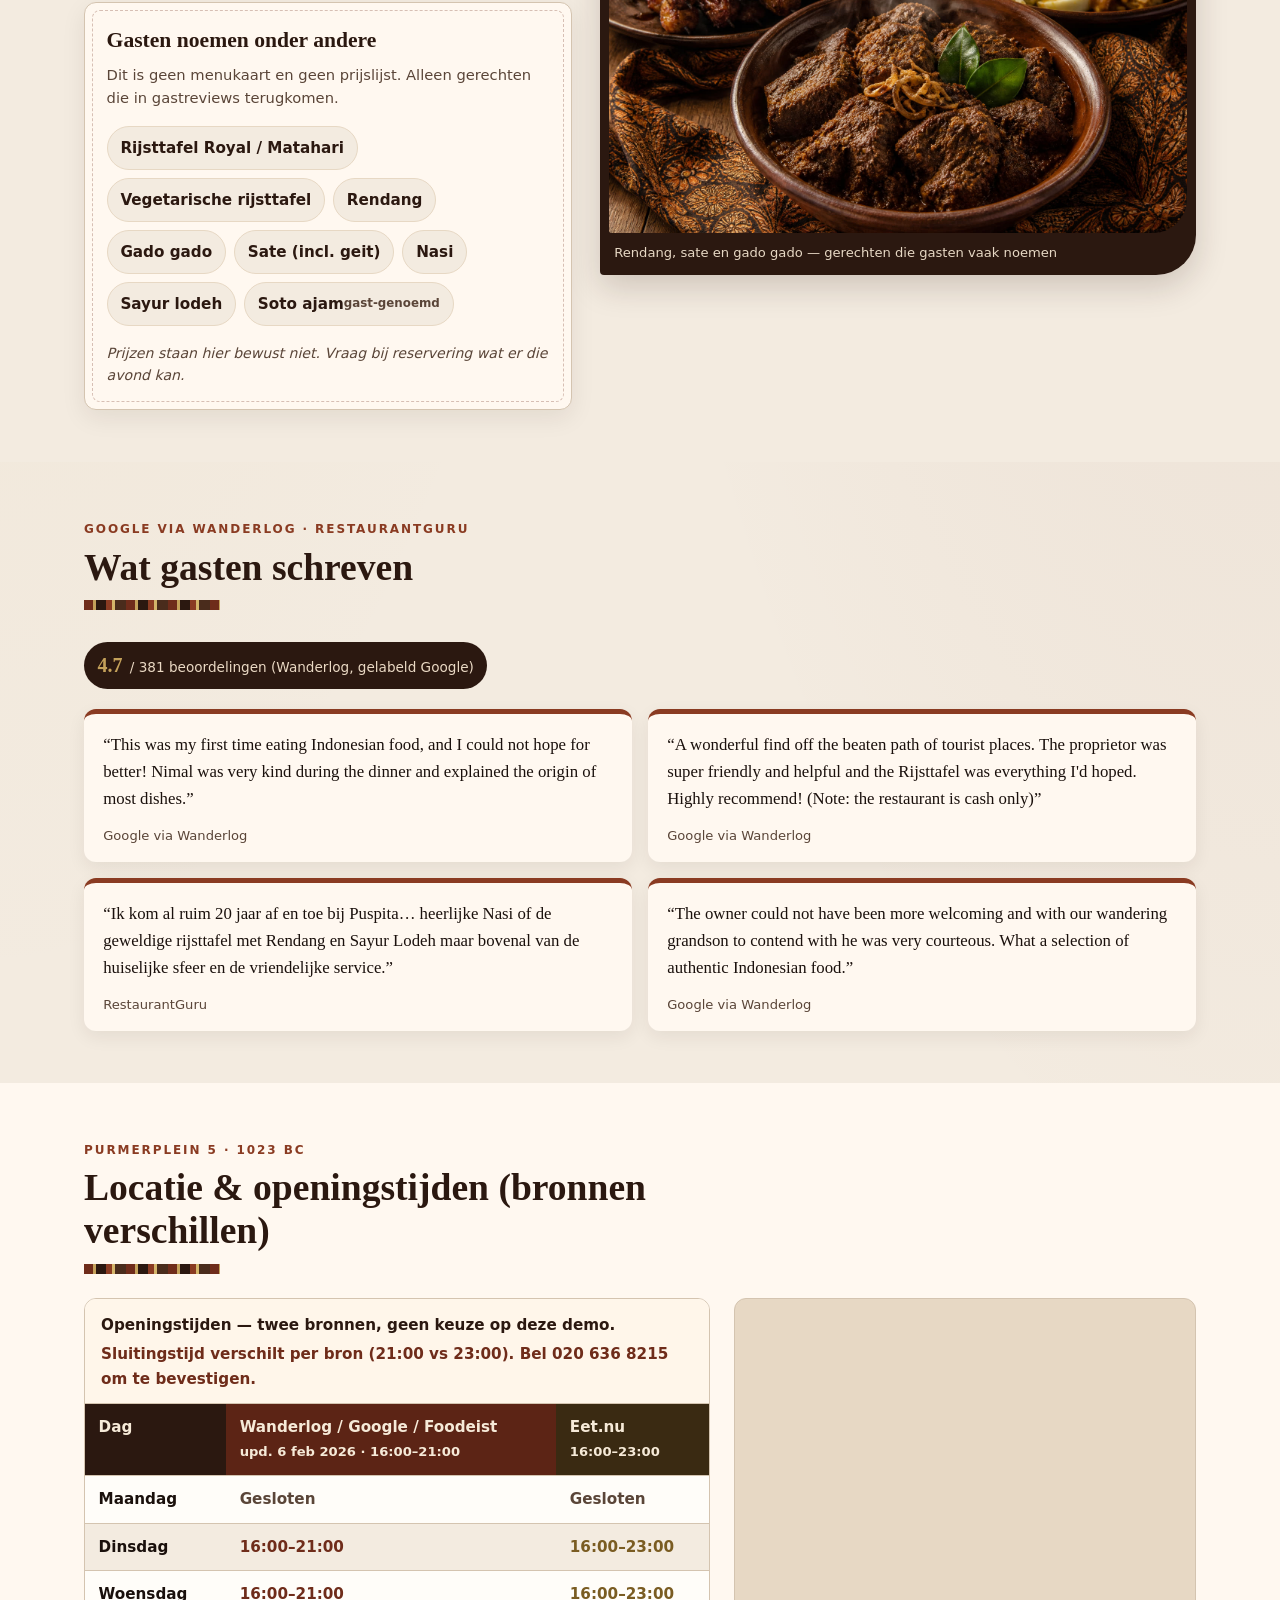
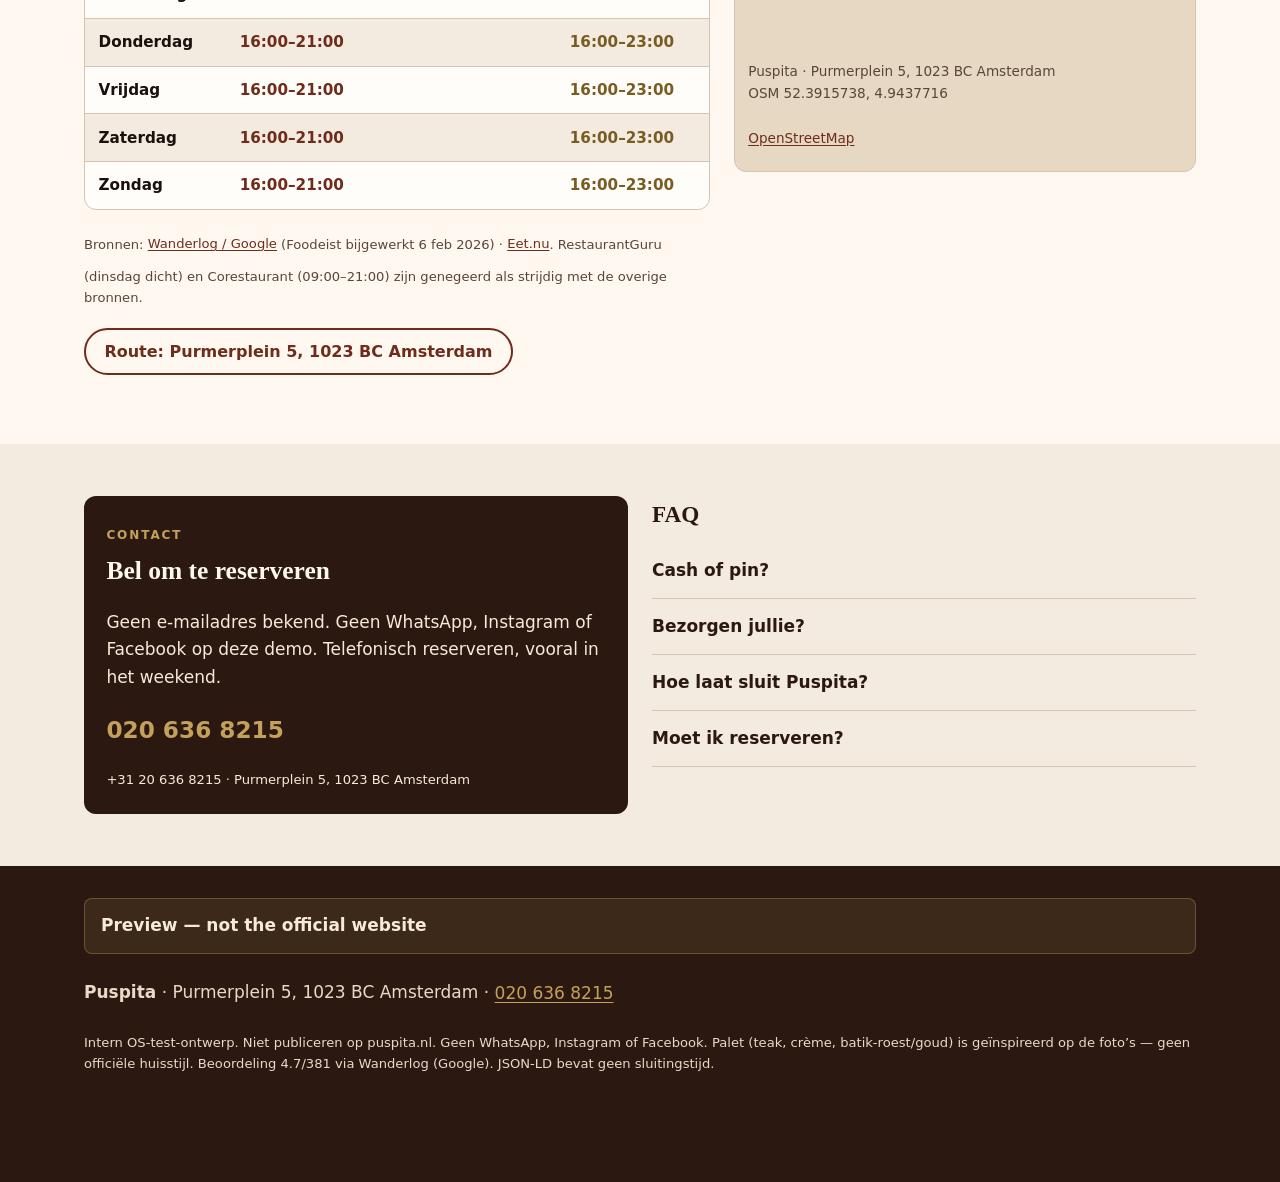
<file: puspita/index.html>
<!DOCTYPE html>
<html lang="nl">
<head>
  <meta charset="utf-8">
  <meta name="viewport" content="width=device-width, initial-scale=1">
  <meta name="robots" content="noindex, nofollow">
  <title>Puspita Amsterdam-Noord — intern demo-ontwerp | Demo</title>
  <meta name="description" content="Demo (niet officieel): Indonesisch Restaurant Puspita, Purmerplein 5, 1023 BC Amsterdam-Noord. Bel 020 636 8215 om te reserveren.">
  <link rel="preload" as="image" href="assets/hero.jpg">
  <link rel="stylesheet" href="styles.css">
  <script type="application/ld+json">
  {
    "@context": "https://schema.org",
    "@type": "Restaurant",
    "name": "Puspita",
    "address": {
      "@type": "PostalAddress",
      "streetAddress": "Purmerplein 5",
      "addressLocality": "Amsterdam",
      "postalCode": "1023 BC",
      "addressCountry": "NL"
    },
    "telephone": "+31206368215",
    "geo": {
      "@type": "GeoCoordinates",
      "latitude": 52.3915738,
      "longitude": 4.9437716
    },
    "servesCuisine": "Indonesian"
  }
  </script>
</head>
<body>
  <a class="skip-link" href="#main">Ga naar inhoud / Skip to content</a>

  <div class="site-top">
  <div class="batik-bar" aria-hidden="true"></div>

  <header class="site-header">
    <div class="header-inner">
      <a class="wordmark" href="#main">
        <svg class="mark" viewBox="0 0 40 40" aria-hidden="true" focusable="false">
          <rect width="40" height="40" rx="6" fill="#2b1810"/>
          <path d="M20 6 L34 20 L20 34 L6 20 Z" fill="none" stroke="#c4a15a" stroke-width="1.6"/>
          <path d="M20 12 L28 20 L20 28 L12 20 Z" fill="#6f2c1a"/>
          <circle cx="20" cy="20" r="3.2" fill="#c4a15a"/>
        </svg>
        <span class="wordmark-text">
          <b>Puspita</b>
          <span>Amsterdam-Noord</span>
        </span>
      </a>
      <nav aria-label="Hoofdnavigatie">
        <a href="#over"><span data-lang="nl">Over</span><span data-lang="en" hidden>About</span></a>
        <a href="#rijsttafel">Rijsttafel</a>
        <a href="#recensies"><span data-lang="nl">Recensies</span><span data-lang="en" hidden>Reviews</span></a>
        <a href="#locatie"><span data-lang="nl">Locatie &amp; tijden</span><span data-lang="en" hidden>Location &amp; hours</span></a>
        <a href="#contact">Contact</a>
      </nav>
      <button type="button" class="lang-toggle" id="lang-toggle" aria-pressed="false" aria-label="Switch to English">EN</button>
    </div>
  </header>
  </div>

  <main id="main">
    <section class="hero" aria-labelledby="hero-title">
      <div class="hero-copy">
        <p class="kicker" style="color:#c4a15a">Indonesisch huisrestaurant</p>
        <h1 id="hero-title">Puspita</h1>
        <p class="lede" data-lang="nl">Klein familiegedreven huisrestaurant in Amsterdam-Noord. Gasten komen voor rijsttafel, rendang en een warme ontvangst — bel om te reserveren.</p>
        <p class="lede" data-lang="en" hidden>A small family-run living-room restaurant in Amsterdam-Noord. Guests come for rijsttafel, rendang and a warm welcome — call to reserve.</p>
        <p class="meta-line">Purmerplein 5, 1023 BC Amsterdam · Tuindorp Nieuwendam</p>
        <div class="cta-row">
          <a class="btn btn-primary" href="tel:+31206368215">
            <span data-lang="nl">Bel om te reserveren</span>
            <span data-lang="en" hidden>Call to reserve</span>
            · 020 636 8215
          </a>
          <a class="btn btn-ghost" href="https://www.google.com/maps/dir/?api=1&amp;destination=Purmerplein+5%2C+1023+BC+Amsterdam" rel="noopener noreferrer">
            <span data-lang="nl">Route naar Purmerplein 5</span>
            <span data-lang="en" hidden>Directions to Purmerplein 5</span>
          </a>
        </div>
      </div>
      <figure class="hero-figure">
        <img src="assets/hero.jpg" alt="Rijsttafel op een teakhouten tafel met batikloper: nasi, rendang, sate, gado gado, sayur lodeh en sambal in kommen." width="1536" height="1024" fetchpriority="high">
        <figcaption><span data-lang="nl">Rijsttafel — sfeerbeeld voor deze demo (geen officiële menufoto)</span><span data-lang="en" hidden>Rijsttafel — atmosphere photo for this demo (not an official menu shot)</span></figcaption>
      </figure>
    </section>

    <section class="section" id="over">
      <div class="wrap about-grid">
        <figure class="frame">
          <img src="assets/room.jpg" alt="Huiskamerzaal van Puspita: teakhouten tafels met kaarsen, crèmekleurige muren, groene planten en kussens in rusttinten." width="1536" height="1024" loading="lazy">
          <figcaption><span data-lang="nl">Huiskamersfeer in de eetzaal — demo-beeld</span><span data-lang="en" hidden>Living-room dining room — demo photo</span></figcaption>
        </figure>
        <div>
          <header class="section-head">
            <p class="kicker">Amsterdam-Noord</p>
            <h2><span data-lang="nl">Huiselijk Indonesisch aan het Purmerplein</span><span data-lang="en" hidden>A homely Indonesian table in Amsterdam-Noord</span></h2>
            <div class="runner" aria-hidden="true"></div>
          </header>
          <div class="prose">
            <p data-lang="nl">Puspita (Indonesisch Restaurant Puspita) is een klein, familiegedreven huis-/huiskamerrestaurant in Tuindorp Nieuwendam, Amsterdam-Noord. Er is geen eigen websitetekst; gasten en gidsen beschrijven rijsttafel, een gastvrije eigenaar en een sfeer die meer huiskamer is dan toeristenterras.</p>
            <p data-lang="en" hidden>Puspita (Indonesisch Restaurant Puspita) is a small, family-run huis-/huiskamer restaurant in Tuindorp Nieuwendam, Amsterdam-Noord. There is no first-party website copy; guests and guides describe rijsttafel, a welcoming owner, and a living-room mood rather than a tourist terrace.</p>
            <p data-lang="nl">Deze pagina is een intern OS-test-ontwerp. Niets hier is officiële restaurantcopy.</p>
            <p data-lang="en" hidden>This page is an internal OS-test design. Nothing here is official restaurant copy.</p>
          </div>
          <ul class="facts">
            <li data-lang="nl"><strong>Aan tafel.</strong> Dine-in. Afhalen wordt door gasten genoemd. Geen bezorging (Foodeist Q&amp;A, 20 feb 2026).</li>
            <li data-lang="en" hidden><strong>On site.</strong> Dine-in. Takeaway is guest-reported. No delivery (Foodeist Q&amp;A, 20 Feb 2026).</li>
            <li data-lang="nl"><strong>Reserveren.</strong> Telefonisch, vooral in het weekend. Geen e-mail, geen sociale media op deze demo.</li>
            <li data-lang="en" hidden><strong>Reservations.</strong> By phone, especially at weekends. No email, no social media on this demo.</li>
            <li data-lang="nl"><strong>Parkeren.</strong> Gratis straatparkeren — door gasten genoemd, niet als officiële belofte.</li>
            <li data-lang="en" hidden><strong>Parking.</strong> Free street parking — guest-mentioned, not an official promise.</li>
          </ul>
        </div>
      </div>
    </section>

    <section class="section rijst" id="rijsttafel">
      <div class="wrap rijst-grid">
        <div>
          <header class="section-head">
            <p class="kicker">Geen officiële kaart</p>
            <h2><span data-lang="nl">Rijsttafel &amp; wat gasten noemen</span><span data-lang="en" hidden>Rijsttafel &amp; dishes guests mention</span></h2>
            <div class="runner" aria-hidden="true"></div>
          </header>
          <div class="guest-board">
            <h3>Gasten noemen onder andere</h3>
            <p class="note" data-lang="nl">Dit is geen menukaart en geen prijslijst. Alleen gerechten die in gastreviews terugkomen.</p>
            <p class="note" data-lang="en" hidden>This is not a menu and not a price list. Only dishes that appear in guest reviews.</p>
            <ul class="dishes">
              <li>Rijsttafel Royal / Matahari</li>
              <li>Vegetarische rijsttafel</li>
              <li>Rendang</li>
              <li>Gado gado</li>
              <li>Sate (incl. geit)</li>
              <li>Nasi</li>
              <li>Sayur lodeh</li>
              <li>Soto ajam <span class="guest-tag">gast-genoemd</span></li>
            </ul>
            <p class="no-price" data-lang="nl">Prijzen staan hier bewust niet. Vraag bij reservering wat er die avond kan.</p>
            <p class="no-price" data-lang="en" hidden>Prices are intentionally omitted. Ask when you call what is possible that evening.</p>
          </div>
        </div>
        <figure class="frame">
          <img src="assets/food.jpg" alt="Close-up van rendang in een aardewerken kom, sate met pindasaus en gado gado, op batikstof." width="1536" height="1024" loading="lazy">
          <figcaption><span data-lang="nl">Rendang, sate en gado gado — gerechten die gasten vaak noemen</span><span data-lang="en" hidden>Rendang, sate and gado gado — dishes guests often mention</span></figcaption>
        </figure>
      </div>
    </section>

    <section class="section" id="recensies">
      <div class="wrap">
        <header class="section-head">
          <p class="kicker">Google via Wanderlog · RestaurantGuru</p>
          <h2><span data-lang="nl">Wat gasten schreven</span><span data-lang="en" hidden>What guests wrote</span></h2>
          <div class="runner" aria-hidden="true"></div>
        </header>
        <p class="rating-pill">
          <b>4.7</b>
          <span data-lang="nl">/ 381 beoordelingen (Wanderlog, gelabeld Google)</span>
          <span data-lang="en" hidden>/ 381 reviews (Wanderlog, labelled Google)</span>
        </p>
        <div class="reviews">
          <blockquote class="review">
            <p>“This was my first time eating Indonesian food, and I could not hope for better! Nimal was very kind during the dinner and explained the origin of most dishes.”</p>
            <footer>Google via Wanderlog</footer>
          </blockquote>
          <blockquote class="review">
            <p>“A wonderful find off the beaten path of tourist places. The proprietor was super friendly and helpful and the Rijsttafel was everything I'd hoped. Highly recommend! (Note: the restaurant is cash only)”</p>
            <footer>Google via Wanderlog</footer>
          </blockquote>
          <blockquote class="review">
            <p>“Ik kom al ruim 20 jaar af en toe bij Puspita… heerlijke Nasi of de geweldige rijsttafel met Rendang en Sayur Lodeh maar bovenal van de huiselijke sfeer en de vriendelijke service.”</p>
            <footer>RestaurantGuru</footer>
          </blockquote>
          <blockquote class="review">
            <p>“The owner could not have been more welcoming and with our wandering grandson to contend with he was very courteous. What a selection of authentic Indonesian food.”</p>
            <footer>Google via Wanderlog</footer>
          </blockquote>
        </div>
      </div>
    </section>

    <section class="section loc" id="locatie">
      <div class="wrap">
        <header class="section-head">
          <p class="kicker">Purmerplein 5 · 1023 BC</p>
          <h2><span data-lang="nl">Locatie &amp; openingstijden (bronnen verschillen)</span><span data-lang="en" hidden>Location &amp; hours (sources disagree)</span></h2>
          <div class="runner" aria-hidden="true"></div>
        </header>
        <div class="loc-grid">
          <div>
            <div class="hours-wrap">
              <table class="hours">
                <caption>
                  <span data-lang="nl">Openingstijden — twee bronnen, geen keuze op deze demo.</span>
                  <span data-lang="en" hidden>Opening hours — two sources, this demo does not pick one.</span>
                  <span class="warn">Sluitingstijd verschilt per bron (21:00 vs 23:00). Bel 020 636 8215 om te bevestigen.</span>
                </caption>
                <thead>
                  <tr>
                    <th scope="col"><span data-lang="nl">Dag</span><span data-lang="en" hidden>Day</span></th>
                    <th scope="col">Wanderlog / Google / Foodeist<br><span style="font-weight:600;font-size:0.82rem">upd. 6 feb 2026 · 16:00–21:00</span></th>
                    <th scope="col">Eet.nu<br><span style="font-weight:600;font-size:0.82rem">16:00–23:00</span></th>
                  </tr>
                </thead>
                <tbody>
                  <tr>
                    <th scope="row"><span data-lang="nl">Maandag</span><span data-lang="en" hidden>Monday</span></th>
                    <td class="closed"><span data-lang="nl">Gesloten</span><span data-lang="en" hidden>Closed</span></td>
                    <td class="closed"><span data-lang="nl">Gesloten</span><span data-lang="en" hidden>Closed</span></td>
                  </tr>
                  <tr>
                    <th scope="row"><span data-lang="nl">Dinsdag</span><span data-lang="en" hidden>Tuesday</span></th>
                    <td class="t21">16:00–21:00</td>
                    <td class="t23">16:00–23:00</td>
                  </tr>
                  <tr>
                    <th scope="row"><span data-lang="nl">Woensdag</span><span data-lang="en" hidden>Wednesday</span></th>
                    <td class="t21">16:00–21:00</td>
                    <td class="t23">16:00–23:00</td>
                  </tr>
                  <tr>
                    <th scope="row"><span data-lang="nl">Donderdag</span><span data-lang="en" hidden>Thursday</span></th>
                    <td class="t21">16:00–21:00</td>
                    <td class="t23">16:00–23:00</td>
                  </tr>
                  <tr>
                    <th scope="row"><span data-lang="nl">Vrijdag</span><span data-lang="en" hidden>Friday</span></th>
                    <td class="t21">16:00–21:00</td>
                    <td class="t23">16:00–23:00</td>
                  </tr>
                  <tr>
                    <th scope="row"><span data-lang="nl">Zaterdag</span><span data-lang="en" hidden>Saturday</span></th>
                    <td class="t21">16:00–21:00</td>
                    <td class="t23">16:00–23:00</td>
                  </tr>
                  <tr>
                    <th scope="row"><span data-lang="nl">Zondag</span><span data-lang="en" hidden>Sunday</span></th>
                    <td class="t21">16:00–21:00</td>
                    <td class="t23">16:00–23:00</td>
                  </tr>
                </tbody>
              </table>
            </div>
            <p class="sources">
              Bronnen:
              <a href="https://wanderlog.com/place/details/3993427/puspita" rel="noopener noreferrer">Wanderlog / Google</a>
              (Foodeist bijgewerkt 6 feb 2026) ·
              <a href="https://en.eet.nu/amsterdam/puspita" rel="noopener noreferrer">Eet.nu</a>.
              <span data-lang="nl">RestaurantGuru (dinsdag dicht) en Corestaurant (09:00–21:00) zijn genegeerd als strijdig met de overige bronnen.</span>
              <span data-lang="en" hidden>RestaurantGuru (Tue closed) and Corestaurant (09:00–21:00) are ignored as they conflict with the other sources.</span>
            </p>
            <p class="cta-row">
              <a class="btn btn-outline" href="https://www.google.com/maps/dir/?api=1&amp;destination=Purmerplein+5%2C+1023+BC+Amsterdam" rel="noopener noreferrer">
                <span data-lang="nl">Route: Purmerplein 5, 1023 BC Amsterdam</span>
                <span data-lang="en" hidden>Directions: Purmerplein 5, 1023 BC Amsterdam</span>
              </a>
            </p>
          </div>
          <figure class="map-frame">
            <iframe
              title="OpenStreetMap: Puspita, Purmerplein 5, Amsterdam-Noord"
              loading="lazy"
              width="600"
              height="352"
              src="https://www.openstreetmap.org/export/embed.html?bbox=4.9412716%2C52.3900738%2C4.9462716%2C52.3930738&amp;layer=mapnik&amp;marker=52.3915738%2C4.9437716"></iframe>
            <figcaption>
              <address class="addr">Puspita · Purmerplein 5, 1023 BC Amsterdam<br>OSM 52.3915738, 4.9437716</address>
              <a href="https://www.openstreetmap.org/?mlat=52.3915738&amp;mlon=4.9437716#map=18/52.3915738/4.9437716" rel="noopener noreferrer">OpenStreetMap</a>
            </figcaption>
          </figure>
        </div>
      </div>
    </section>

    <section class="section" id="contact">
      <div class="wrap contact-grid">
        <div class="phone-card">
          <p class="kicker" style="color:#c4a15a">Contact</p>
          <h2><span data-lang="nl">Bel om te reserveren</span><span data-lang="en" hidden>Call to reserve</span></h2>
          <p data-lang="nl">Geen e-mailadres bekend. Geen WhatsApp, Instagram of Facebook op deze demo. Telefonisch reserveren, vooral in het weekend.</p>
          <p data-lang="en" hidden>No email address on record. No WhatsApp, Instagram or Facebook on this demo. Phone reservations, especially at weekends.</p>
          <p>
            <a class="tel" href="tel:+31206368215">020 636 8215</a>
          </p>
          <p class="tiny">+31 20 636 8215 · Purmerplein 5, 1023 BC Amsterdam</p>
        </div>
        <div>
          <h2 style="font-family:var(--serif);font-size:1.45rem;margin:0 0 0.6rem;color:var(--teak)">FAQ</h2>
          <div class="faq">
            <details>
              <summary><span data-lang="nl">Cash of pin?</span><span data-lang="en" hidden>Cash or card?</span></summary>
              <p data-lang="nl">Gasten meldden in 2025 cash-only (Google via Wanderlog). Foodeist noemt (onbevestigd) pin boven €50. Dat is een ongeverifieerd conflict — bevestig telefonisch.</p>
              <p data-lang="en" hidden>Guests reported cash-only in 2025 (Google via Wanderlog). Foodeist mentions (unverified) card above €50. Unverified conflict — confirm by phone.</p>
            </details>
            <details>
              <summary><span data-lang="nl">Bezorgen jullie?</span><span data-lang="en" hidden>Do you deliver?</span></summary>
              <p data-lang="nl">Nee. Geen bezorging (Foodeist Q&amp;A, 20 feb 2026). Afhalen wordt door gasten genoemd. Dine-in is de kern.</p>
              <p data-lang="en" hidden>No. No delivery (Foodeist Q&amp;A, 20 Feb 2026). Takeaway is guest-reported. Dine-in is the core.</p>
            </details>
            <details>
              <summary><span data-lang="nl">Hoe laat sluit Puspita?</span><span data-lang="en" hidden>What time does Puspita close?</span></summary>
              <p data-lang="nl">Sluitingstijd verschilt per bron (21:00 vs 23:00). Deze demo kiest geen van beide. Bel 020 636 8215 om te bevestigen. Maandag volgens beide bronnen gesloten.</p>
              <p data-lang="en" hidden>Closing time differs by source (21:00 vs 23:00). This demo does not pick either. Call 020 636 8215 to confirm. Monday is closed on both sources.</p>
            </details>
            <details>
              <summary><span data-lang="nl">Moet ik reserveren?</span><span data-lang="en" hidden>Should I reserve?</span></summary>
              <p data-lang="nl">Telefonisch reserveren wordt aangeraden, vooral in het weekend. Gebruik 020 636 8215.</p>
              <p data-lang="en" hidden>Phone reservations are recommended, especially at weekends. Use 020 636 8215.</p>
            </details>
          </div>

        </div>
      </div>
    </section>
  </main>

  <footer class="site-footer">
    <div class="footer-inner">
      <p class="demo-footer-note">Preview — not the official website</p>
      <p><strong>Puspita</strong> · Purmerplein 5, 1023 BC Amsterdam · <a href="tel:+31206368215">020 636 8215</a></p>
      <p class="tiny" data-lang="nl">Intern OS-test-ontwerp. Niet publiceren op puspita.nl. Geen WhatsApp, Instagram of Facebook. Palet (teak, crème, batik-roest/goud) is geïnspireerd op de foto’s — geen officiële huisstijl. Beoordeling 4.7/381 via Wanderlog (Google). JSON-LD bevat geen sluitingstijd.</p>
      <p class="tiny" data-lang="en" hidden>Internal OS-test design. Do not publish on puspita.nl. No WhatsApp, Instagram or Facebook. Palette (teak, cream, batik rust/gold) is inspired by the photos — not official brand colours. Rating 4.7/381 via Wanderlog (Google). JSON-LD does not set a closing time.</p>
    </div>
  </footer>

  <div class="sticky-cta" role="region" aria-label="Bel om te reserveren">
    <a class="btn btn-primary" href="tel:+31206368215">
      <span data-lang="nl">Bel om te reserveren</span>
      <span data-lang="en" hidden>Call to reserve</span>
      · 020 636 8215
    </a>
  </div>

  <script src="app.js" defer></script>
</body>
</html>
</file>
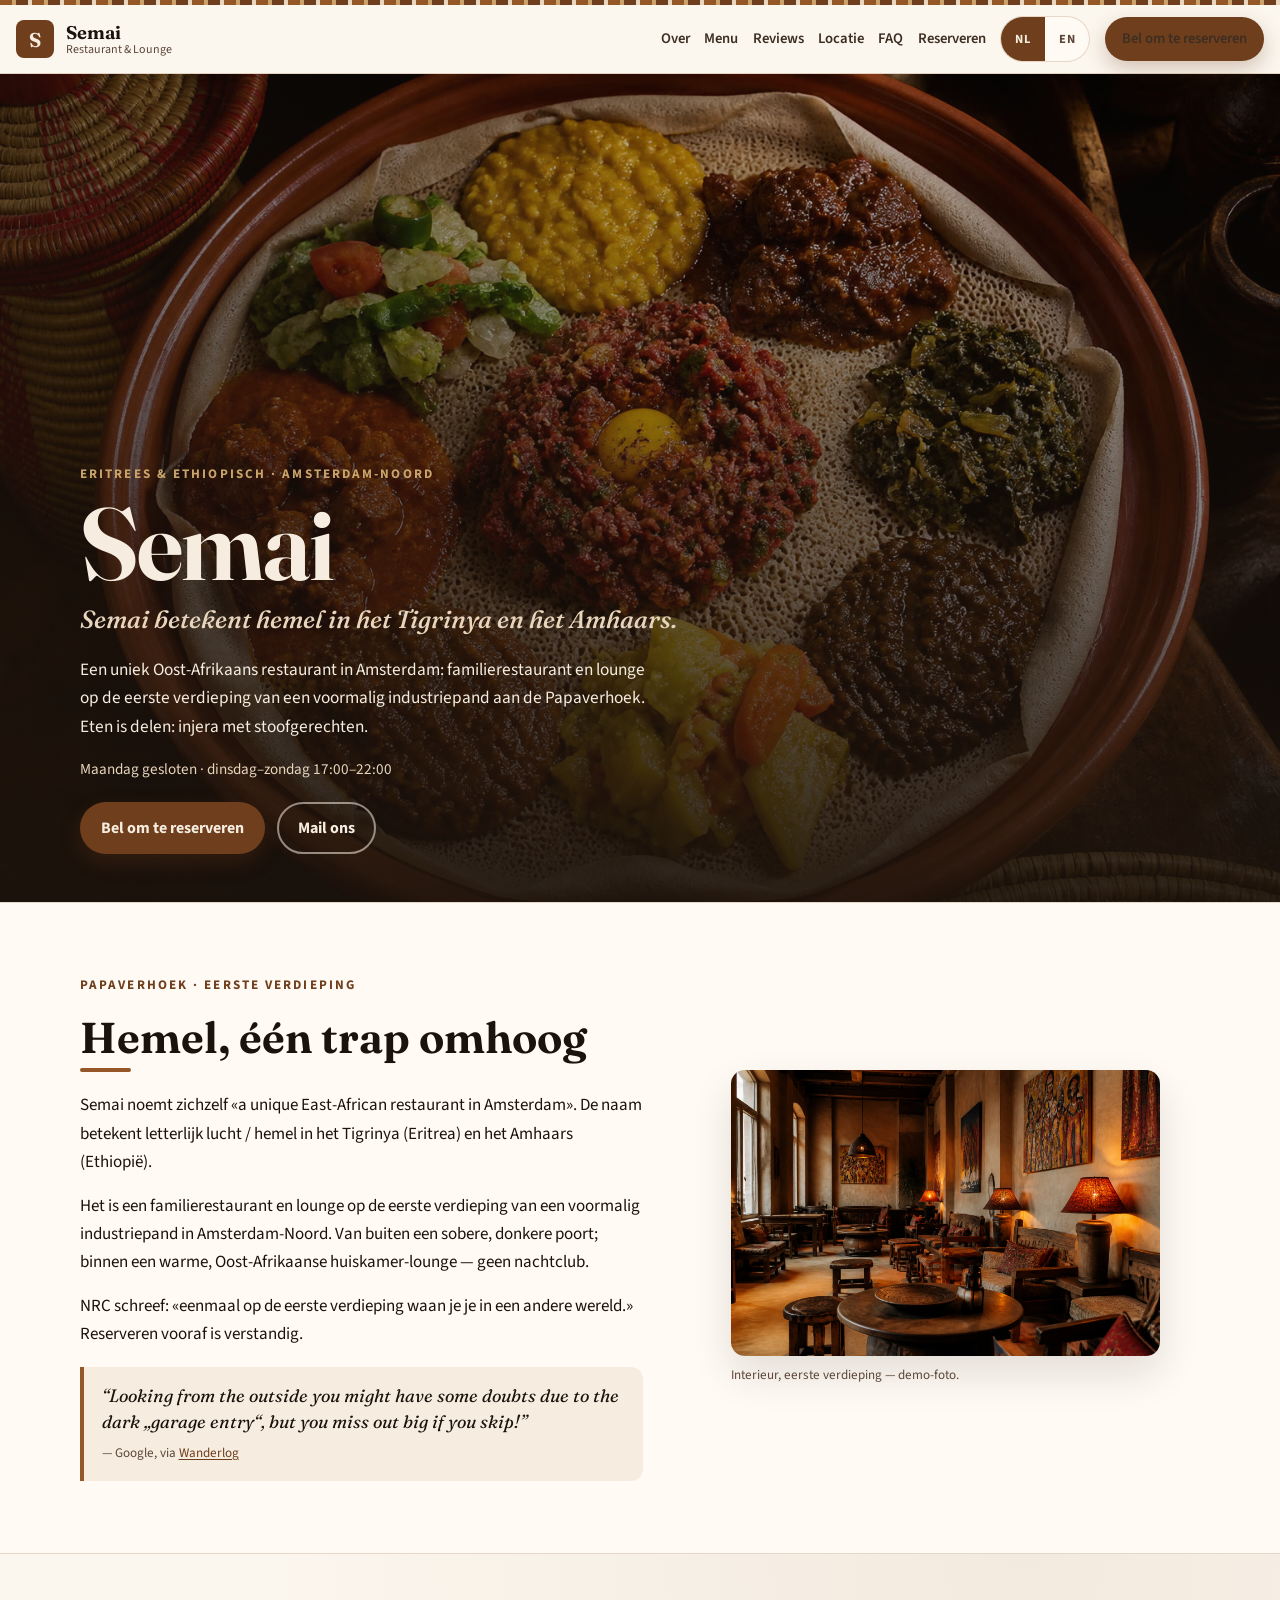
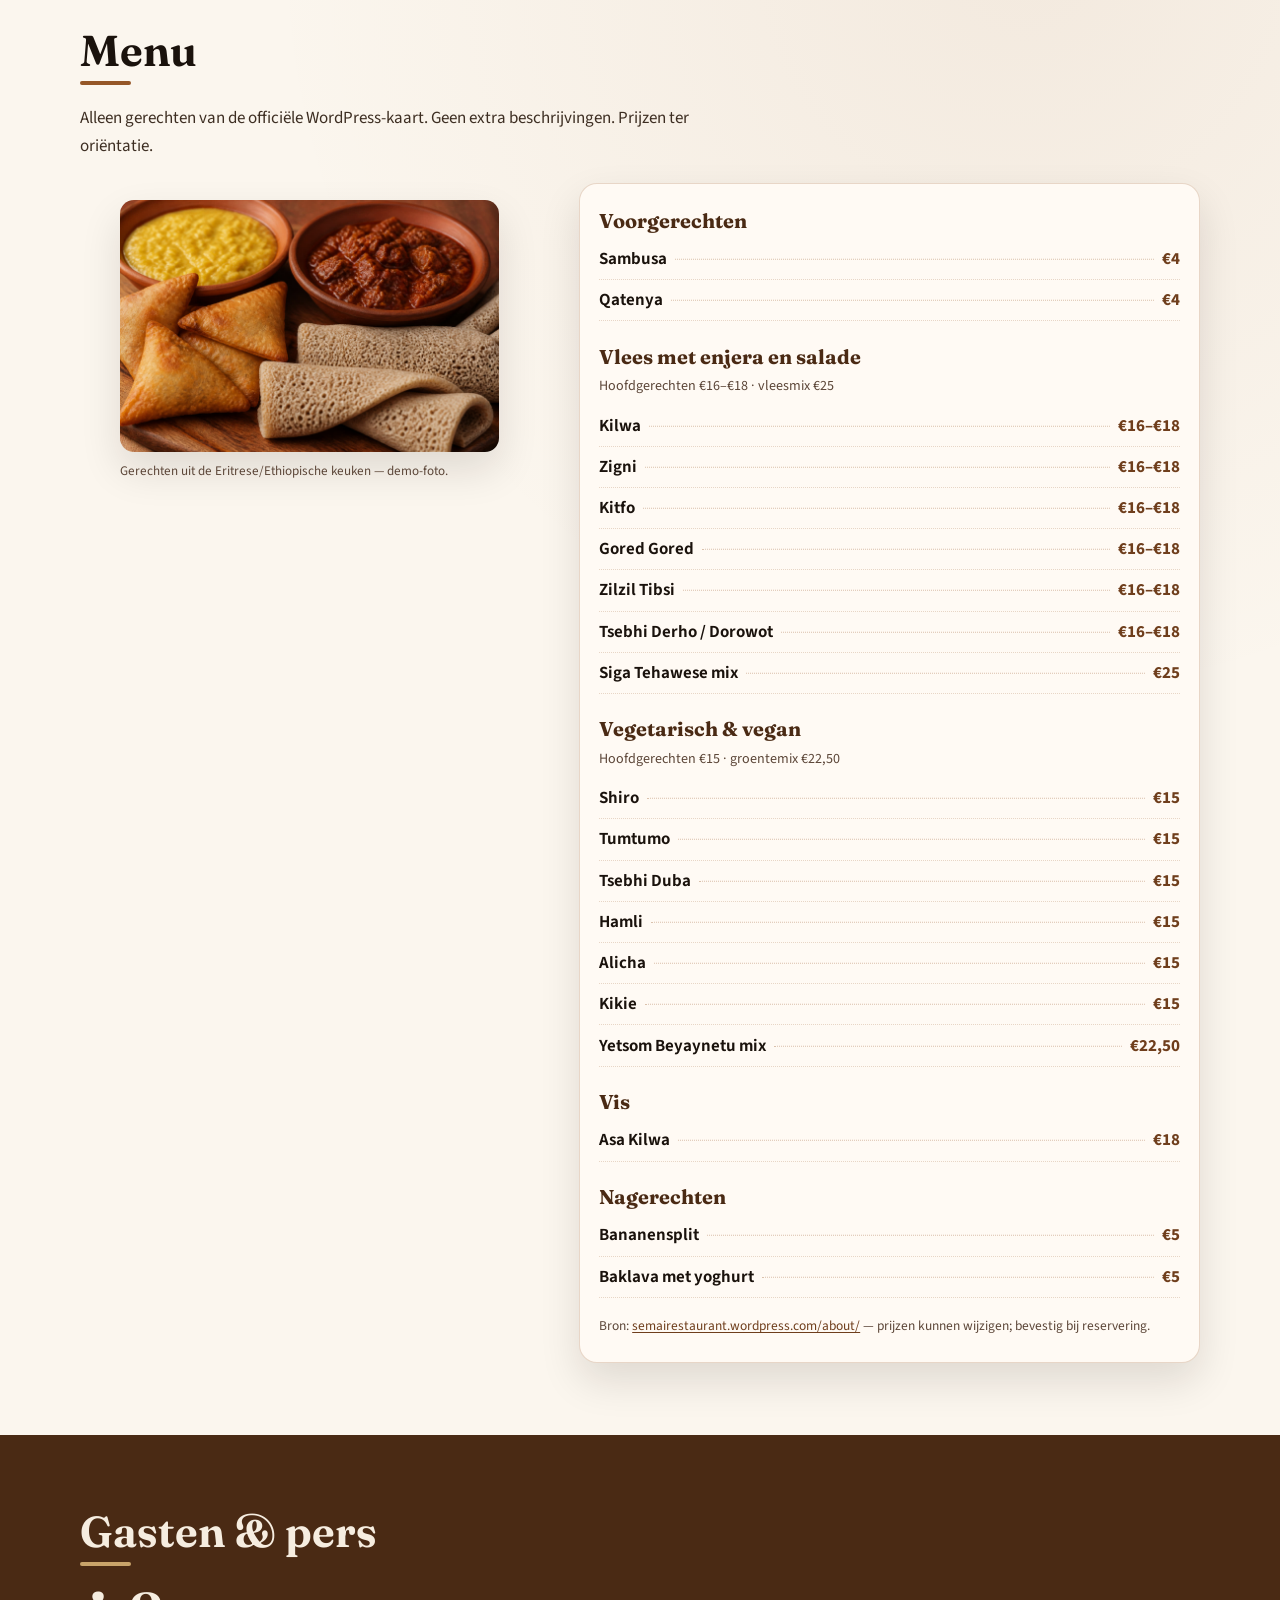
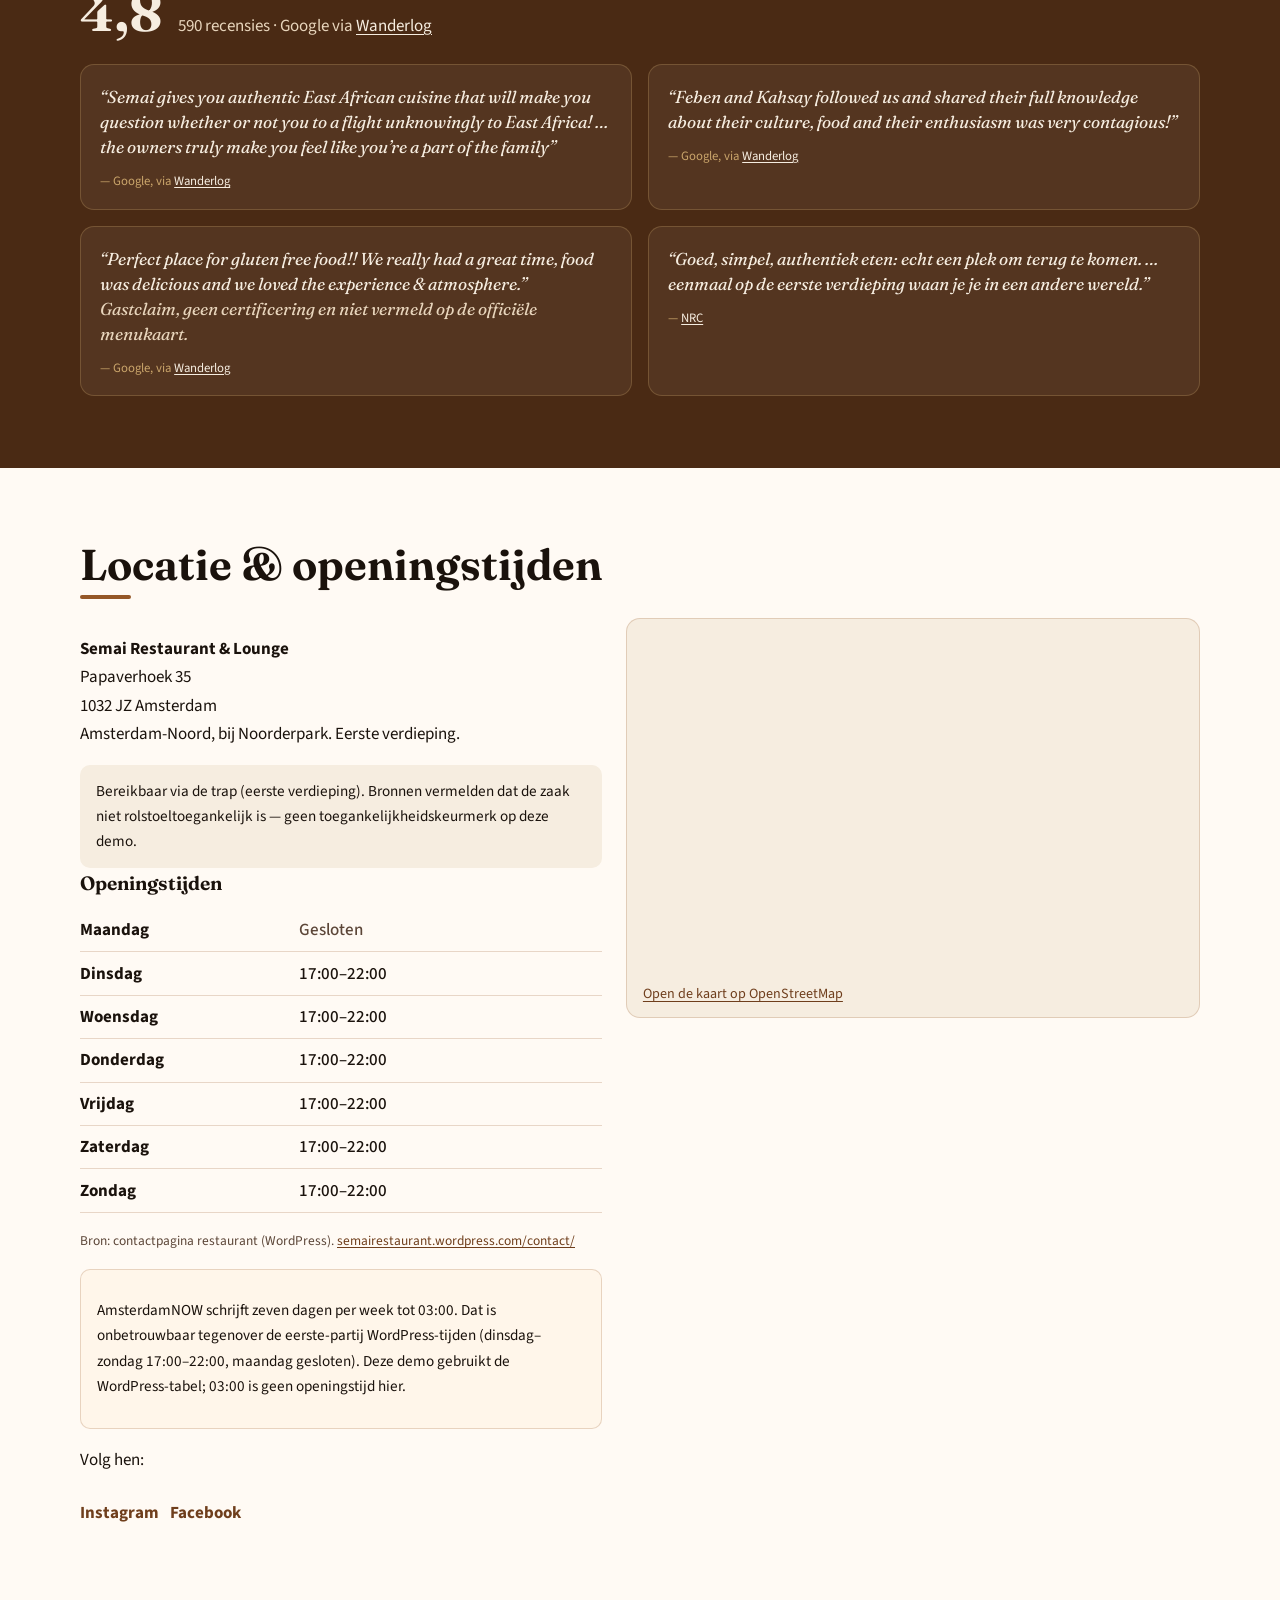
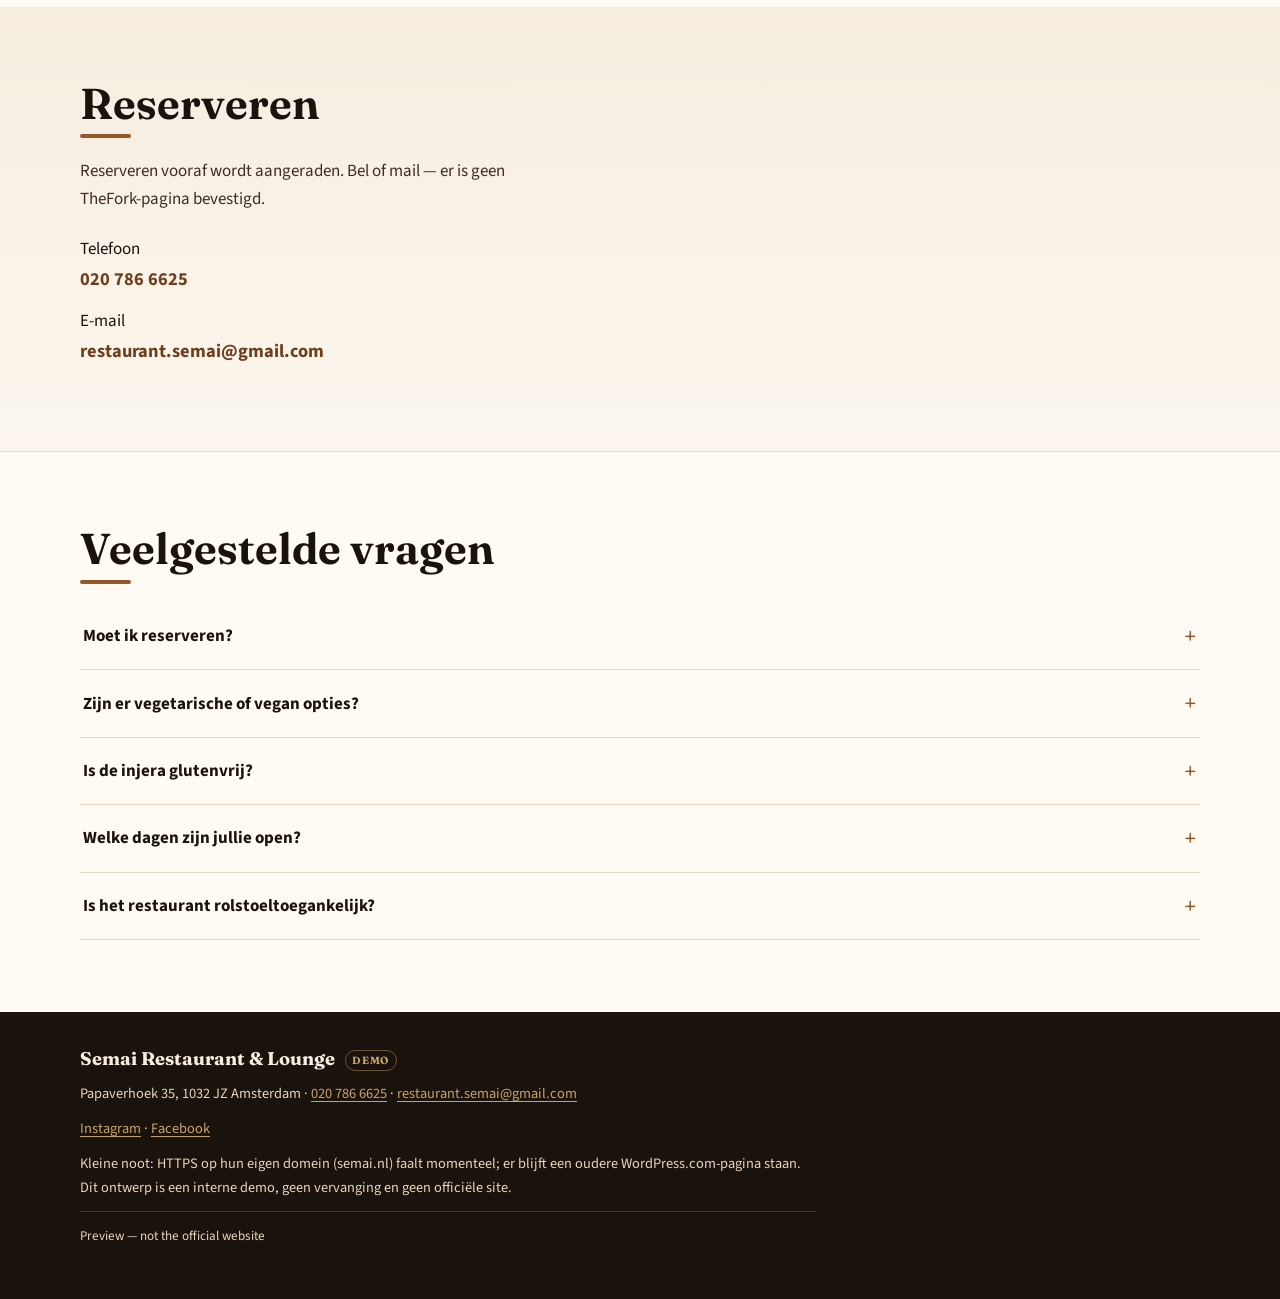
<file: semai/index.html>
<!DOCTYPE html>
<html lang="nl">
<head>
  <meta charset="utf-8">
  <meta name="viewport" content="width=device-width, initial-scale=1">
  <title>Semai Restaurant &amp; Lounge — interne demo | Amsterdam-Noord</title>
  <meta name="description" content="Interne demo-website (geen officiële site) voor Semai Restaurant &amp; Lounge: Eritrees/Ethiopisch restaurant op de eerste verdieping, Papaverhoek 35, Amsterdam-Noord. Bel 020 786 6625 om te reserveren.">
  <meta name="robots" content="noindex, nofollow">
  <meta name="theme-color" content="#6F3E1C">
  <link rel="icon" href="assets/favicon.svg" type="image/svg+xml">
  <link rel="preconnect" href="https://fonts.googleapis.com">
  <link rel="preconnect" href="https://fonts.gstatic.com" crossorigin>
  <link rel="stylesheet" href="https://fonts.googleapis.com/css2?family=Fraunces:ital,opsz,wght@0,9..144,500;0,9..144,650;1,9..144,500&amp;family=Source+Sans+3:ital,wght@0,400;0,600;0,700;1,400&amp;display=swap">
  <link rel="stylesheet" href="styles.css">
  <script type="application/ld+json">
  {
    "@context": "https://schema.org",
    "@type": "Restaurant",
    "name": "Semai Restaurant & Lounge",
    "description": "Family-run Eritrean and Ethiopian restaurant and lounge on the first floor of a former industrial building at Papaverhoek, Amsterdam-Noord. The name Semai means sky / heaven in Tigrinya and Amharic.",
    "servesCuisine": ["Eritrean", "Ethiopian", "East African"],
    "address": {
      "@type": "PostalAddress",
      "streetAddress": "Papaverhoek 35",
      "postalCode": "1032 JZ",
      "addressLocality": "Amsterdam",
      "addressRegion": "Noord-Holland",
      "addressCountry": "NL"
    },
    "geo": {
      "@type": "GeoCoordinates",
      "latitude": 52.393526,
      "longitude": 4.91193
    },
    "telephone": "+31207866625",
    "email": "restaurant.semai@gmail.com",
    "priceRange": "€15–€25",
    "sameAs": [
      "https://www.instagram.com/semai.restaurant.lounge/",
      "https://www.facebook.com/Semai.Amsterdam/",
      "https://semairestaurant.wordpress.com/"
    ]
  }
  </script>
</head>
<body>
  <a class="skip" href="#main" data-i18n="skip">Ga naar inhoud</a>

  <div class="top-stack">
    <div class="weave" aria-hidden="true"></div>
    <header class="site-header">
      <a class="brand" href="#top">
        <span class="brand-mark" aria-hidden="true">S</span>
        <span class="brand-text">
          <strong>Semai</strong>
          <span>Restaurant &amp; Lounge</span>
        </span>
      </a>
      <button type="button" class="nav-toggle" id="nav-toggle" aria-expanded="false" aria-controls="site-nav" data-i18n="nav.menuBtn">Menu</button>
      <nav class="nav" id="site-nav" aria-label="Hoofdnavigatie" data-i18n-aria="nav.main">
        <a class="nav-link" href="#over" data-i18n="nav.about">Over</a>
        <a class="nav-link" href="#menu" data-i18n="nav.menu">Menu</a>
        <a class="nav-link" href="#reviews" data-i18n="nav.reviews">Reviews</a>
        <a class="nav-link" href="#locatie" data-i18n="nav.location">Locatie</a>
        <a class="nav-link" href="#faq" data-i18n="nav.faq">FAQ</a>
        <a class="nav-link" href="#reserveren" data-i18n="nav.reserve">Reserveren</a>
        <div class="lang" role="group" aria-label="Taal" data-i18n-aria="nav.lang">
          <button type="button" id="btn-nl" lang="nl" aria-pressed="true">NL</button>
          <button type="button" id="btn-en" lang="en" aria-pressed="false">EN</button>
        </div>
        <a class="btn btn-primary header-cta" href="tel:+31207866625" data-i18n="cta.call">Bel om te reserveren</a>
      </nav>
    </header>
  </div>

  <main id="main">
    <section class="hero" id="top" aria-labelledby="hero-title">
      <div class="hero-media">
        <img
          src="assets/hero.jpg"
          alt="Grote schaal met Eritrese en Ethiopische stoofgerechten op injera"
          width="1536"
          height="1024"
          fetchpriority="high"
        >
      </div>
      <div class="hero-inner">
        <p class="kicker" data-i18n="hero.kicker">Eritrees &amp; Ethiopisch · Amsterdam-Noord</p>
        <h1 id="hero-title">Semai</h1>
        <p class="meaning" data-i18n="hero.meaning">Semai betekent hemel in het Tigrinya en het Amhaars.</p>
        <p class="hero-lead" data-i18n="hero.lead">Een uniek Oost-Afrikaans restaurant in Amsterdam: familierestaurant en lounge op de eerste verdieping van een voormalig industriepand aan de Papaverhoek. Eten is delen: injera met stoofgerechten.</p>
        <p class="hero-hours" data-i18n="hero.hours">Maandag gesloten · dinsdag–zondag 17:00–22:00</p>
        <div class="cta-row">
          <a class="btn btn-primary" href="tel:+31207866625" data-i18n="cta.call">Bel om te reserveren</a>
          <a class="btn btn-ghost" href="mailto:restaurant.semai@gmail.com" data-i18n="cta.mail">Mail ons</a>
        </div>
      </div>
    </section>

    <section class="section about" id="over" aria-labelledby="about-title">
      <div class="section-inner split">
        <div class="prose">
          <p class="kicker" style="color: var(--terra-deep)" data-i18n="about.kicker">Papaverhoek · eerste verdieping</p>
          <h2 id="about-title" data-i18n="about.title">Hemel, één trap omhoog</h2>
          <div class="h2-bar" aria-hidden="true"></div>
          <p data-i18n="about.p1">Semai noemt zichzelf «a unique East-African restaurant in Amsterdam». De naam betekent letterlijk lucht / hemel in het Tigrinya (Eritrea) en het Amhaars (Ethiopië).</p>
          <p data-i18n="about.p2">Het is een familierestaurant en lounge op de eerste verdieping van een voormalig industriepand in Amsterdam-Noord. Van buiten een sobere, donkere poort; binnen een warme, Oost-Afrikaanse huiskamer-lounge — geen nachtclub.</p>
          <p data-i18n="about.p3">NRC schreef: «eenmaal op de eerste verdieping waan je je in een andere wereld.» Reserveren vooraf is verstandig.</p>
          <aside class="callout">
            <p>“Looking from the outside you might have some doubts due to the dark „garage entry“, but you miss out big if you skip!”</p>
            <cite>— Google, via <a href="https://wanderlog.com/place/details/3682319/semai-restaurant--lounge">Wanderlog</a></cite>
          </aside>
        </div>
        <figure class="frame">
          <img
            src="assets/room.jpg"
            alt="Warme lounge op de eerste verdieping: houten meubels, gevlochten lampen en schilderijen"
            width="1536"
            height="1024"
            loading="lazy"
          >
          <figcaption data-i18n="about.cap">Interieur, eerste verdieping — demo-foto.</figcaption>
        </figure>
      </div>
    </section>

    <section class="section menu" id="menu" aria-labelledby="menu-title">
      <div class="section-inner">
        <h2 id="menu-title" data-i18n="menu.title">Menu</h2>
        <div class="h2-bar" aria-hidden="true"></div>
        <p class="lede" data-i18n="menu.lede">Alleen gerechten van de officiële WordPress-kaart. Geen extra beschrijvingen. Prijzen ter oriëntatie.</p>
        <div class="menu-grid">
          <figure class="frame">
            <img
              src="assets/food.jpg"
              alt="Sambusa, opgerolde injera en stoofgerechten in terracotta schalen"
              width="1536"
              height="1024"
              loading="lazy"
            >
            <figcaption data-i18n="menu.cap">Gerechten uit de Eritrese/Ethiopische keuken — demo-foto.</figcaption>
          </figure>
          <div class="menu-card">
            <h3 data-i18n="menu.starters">Voorgerechten</h3>
            <ul class="fare">
              <li><span class="name">Sambusa</span><span class="dots" aria-hidden="true"></span><span class="price">€4</span></li>
              <li><span class="name">Qatenya</span><span class="dots" aria-hidden="true"></span><span class="price">€4</span></li>
            </ul>

            <h3 data-i18n="menu.meat">Vlees met enjera en salade</h3>
            <p class="price-note" data-i18n="menu.meatnote">Hoofdgerechten €16–€18 · vleesmix €25</p>
            <ul class="fare">
              <li><span class="name">Kilwa</span><span class="dots" aria-hidden="true"></span><span class="price">€16–€18</span></li>
              <li><span class="name">Zigni</span><span class="dots" aria-hidden="true"></span><span class="price">€16–€18</span></li>
              <li><span class="name">Kitfo</span><span class="dots" aria-hidden="true"></span><span class="price">€16–€18</span></li>
              <li><span class="name">Gored Gored</span><span class="dots" aria-hidden="true"></span><span class="price">€16–€18</span></li>
              <li><span class="name">Zilzil Tibsi</span><span class="dots" aria-hidden="true"></span><span class="price">€16–€18</span></li>
              <li><span class="name">Tsebhi Derho / Dorowot</span><span class="dots" aria-hidden="true"></span><span class="price">€16–€18</span></li>
              <li><span class="name">Siga Tehawese mix</span><span class="dots" aria-hidden="true"></span><span class="price">€25</span></li>
            </ul>

            <h3 data-i18n="menu.veg">Vegetarisch &amp; vegan</h3>
            <p class="price-note" data-i18n="menu.vegnote">Hoofdgerechten €15 · groentemix €22,50</p>
            <ul class="fare">
              <li><span class="name">Shiro</span><span class="dots" aria-hidden="true"></span><span class="price">€15</span></li>
              <li><span class="name">Tumtumo</span><span class="dots" aria-hidden="true"></span><span class="price">€15</span></li>
              <li><span class="name">Tsebhi Duba</span><span class="dots" aria-hidden="true"></span><span class="price">€15</span></li>
              <li><span class="name">Hamli</span><span class="dots" aria-hidden="true"></span><span class="price">€15</span></li>
              <li><span class="name">Alicha</span><span class="dots" aria-hidden="true"></span><span class="price">€15</span></li>
              <li><span class="name">Kikie</span><span class="dots" aria-hidden="true"></span><span class="price">€15</span></li>
              <li><span class="name">Yetsom Beyaynetu mix</span><span class="dots" aria-hidden="true"></span><span class="price">€22,50</span></li>
            </ul>

            <h3 data-i18n="menu.fish">Vis</h3>
            <ul class="fare">
              <li><span class="name">Asa Kilwa</span><span class="dots" aria-hidden="true"></span><span class="price">€18</span></li>
            </ul>

            <h3 data-i18n="menu.desserts">Nagerechten</h3>
            <ul class="fare">
              <li><span class="name">Bananensplit</span><span class="dots" aria-hidden="true"></span><span class="price">€5</span></li>
              <li><span class="name">Baklava met yoghurt</span><span class="dots" aria-hidden="true"></span><span class="price">€5</span></li>
            </ul>

            <p class="source">
              <span data-i18n="menu.source">Bron: </span>
              <a href="https://semairestaurant.wordpress.com/about/">semairestaurant.wordpress.com/about/</a>
              <span data-i18n="menu.source2"> — prijzen kunnen wijzigen; bevestig bij reservering.</span>
            </p>
          </div>
        </div>
      </div>
    </section>

    <section class="section reviews" id="reviews" aria-labelledby="reviews-title">
      <div class="section-inner">
        <h2 id="reviews-title" data-i18n="reviews.title">Gasten &amp; pers</h2>
        <div class="h2-bar" aria-hidden="true"></div>
        <div class="rating">
          <div class="rating-score" data-i18n="reviews.score">4,8</div>
          <p>
            <span data-i18n="reviews.rating">590 recensies · Google via </span>
            <a href="https://wanderlog.com/place/details/3682319/semai-restaurant--lounge">Wanderlog</a>
          </p>
        </div>
        <div class="quote-grid">
          <blockquote class="card">
            <p>“Semai gives you authentic East African cuisine that will make you question whether or not you to a flight unknowingly to East Africa! … the owners truly make you feel like you’re a part of the family”</p>
            <footer>— Google, via <a href="https://wanderlog.com/place/details/3682319/semai-restaurant--lounge">Wanderlog</a></footer>
          </blockquote>
          <blockquote class="card">
            <p>“Feben and Kahsay followed us and shared their full knowledge about their culture, food and their enthusiasm was very contagious!”</p>
            <footer>— Google, via <a href="https://wanderlog.com/place/details/3682319/semai-restaurant--lounge">Wanderlog</a></footer>
          </blockquote>
          <blockquote class="card">
            <p>“Perfect place for gluten free food!! We really had a great time, food was delicious and we loved the experience &amp; atmosphere.”</p>
            <p class="guest-note" data-i18n="reviews.gfnote">Gastclaim, geen certificering en niet vermeld op de officiële menukaart.</p>
            <footer>— Google, via <a href="https://wanderlog.com/place/details/3682319/semai-restaurant--lounge">Wanderlog</a></footer>
          </blockquote>
          <blockquote class="card">
            <p>“Goed, simpel, authentiek eten: echt een plek om terug te komen. … eenmaal op de eerste verdieping waan je je in een andere wereld.”</p>
            <footer>— <a href="https://www.nrc.nl/index/slim-leven/dit-zijn-de-beste-budgetrestaurants-van-amsterdam-volgens-onze-recensent-a4158569">NRC</a></footer>
          </blockquote>
        </div>
      </div>
    </section>

    <section class="section location" id="locatie" aria-labelledby="loc-title">
      <div class="section-inner">
        <h2 id="loc-title" data-i18n="loc.title">Locatie &amp; openingstijden</h2>
        <div class="h2-bar" aria-hidden="true"></div>
        <div class="loc-grid">
          <div>
            <p>
              <strong>Semai Restaurant &amp; Lounge</strong><br>
              Papaverhoek 35<br>
              1032 JZ Amsterdam<br>
              <span data-i18n="loc.near">Amsterdam-Noord, bij Noorderpark. Eerste verdieping.</span>
            </p>
            <p class="access-note" data-i18n="loc.access">Bereikbaar via de trap (eerste verdieping). Bronnen vermelden dat de zaak niet rolstoeltoegankelijk is — geen toegankelijkheidskeurmerk op deze demo.</p>
            <table class="hours">
              <caption data-i18n="loc.hoursTitle">Openingstijden</caption>
              <tbody>
                <tr><th scope="row" data-i18n="day.mon">Maandag</th><td class="closed" data-i18n="hours.closed">Gesloten</td></tr>
                <tr><th scope="row" data-i18n="day.tue">Dinsdag</th><td>17:00–22:00</td></tr>
                <tr><th scope="row" data-i18n="day.wed">Woensdag</th><td>17:00–22:00</td></tr>
                <tr><th scope="row" data-i18n="day.thu">Donderdag</th><td>17:00–22:00</td></tr>
                <tr><th scope="row" data-i18n="day.fri">Vrijdag</th><td>17:00–22:00</td></tr>
                <tr><th scope="row" data-i18n="day.sat">Zaterdag</th><td>17:00–22:00</td></tr>
                <tr><th scope="row" data-i18n="day.sun">Zondag</th><td>17:00–22:00</td></tr>
              </tbody>
            </table>
            <p class="source">
              <span data-i18n="loc.source">Bron: contactpagina restaurant (WordPress). </span>
              <a href="https://semairestaurant.wordpress.com/contact/">semairestaurant.wordpress.com/contact/</a>
            </p>
            <aside class="hours-conflict" role="note">
              <p data-i18n="loc.conflict">AmsterdamNOW schrijft zeven dagen per week tot 03:00. Dat is onbetrouwbaar tegenover de eerste-partij WordPress-tijden (dinsdag–zondag 17:00–22:00, maandag gesloten). Deze demo gebruikt de WordPress-tabel; 03:00 is geen openingstijd hier.</p>
            </aside>
            <p data-i18n="loc.social">Volg hen:</p>
            <div class="socials">
              <a href="https://www.instagram.com/semai.restaurant.lounge/">Instagram</a>
              <a href="https://www.facebook.com/Semai.Amsterdam/">Facebook</a>
            </div>
          </div>
          <div>
            <div class="map-wrap">
              <iframe
                title="Kaart: Papaverhoek 35, Amsterdam-Noord"
                data-i18n-title="loc.maptitle"
                src="https://www.openstreetmap.org/export/embed.html?bbox=4.90593%2C52.39003%2C4.91793%2C52.39703&amp;layer=mapnik&amp;marker=52.393526%2C4.91193"
                width="600"
                height="400"
                loading="lazy"
                referrerpolicy="no-referrer-when-downgrade"
              ></iframe>
              <p class="map-fallback">
                <a href="https://www.openstreetmap.org/?mlat=52.393526&amp;mlon=4.91193#map=18/52.393526/4.91193" data-i18n="loc.openmap">Open de kaart op OpenStreetMap</a>
              </p>
            </div>
          </div>
        </div>
      </div>
    </section>

    <section class="section reserve" id="reserveren" aria-labelledby="res-title">
      <div class="section-inner reserve-grid">
        <div>
          <h2 id="res-title" data-i18n="res.title">Reserveren</h2>
          <div class="h2-bar" aria-hidden="true"></div>
          <p class="lede" data-i18n="res.lede">Reserveren vooraf wordt aangeraden. Bel of mail — er is geen TheFork-pagina bevestigd.</p>
          <ul class="contact-list">
            <li>
              <span data-i18n="res.phoneLabel">Telefoon</span><br>
              <a href="tel:+31207866625">020 786 6625</a>
            </li>
            <li>
              <span data-i18n="res.mailLabel">E-mail</span><br>
              <a href="mailto:restaurant.semai@gmail.com">restaurant.semai@gmail.com</a>
            </li>
          </ul>
        </div>
      </div>
    </section>

    <section class="section faq" id="faq" aria-labelledby="faq-title">
      <div class="section-inner">
        <h2 id="faq-title" data-i18n="faq.title">Veelgestelde vragen</h2>
        <div class="h2-bar" aria-hidden="true"></div>
        <details>
          <summary data-i18n="faq.q1">Moet ik reserveren?</summary>
          <p data-i18n="faq.a1">Ja, dat wordt aangeraden. Telefonisch (020 786 6625) of per e-mail (restaurant.semai@gmail.com). Een TheFork-pagina is niet bevestigd.</p>
        </details>
        <details>
          <summary data-i18n="faq.q2">Zijn er vegetarische of vegan opties?</summary>
          <p data-i18n="faq.a2">Ja. De officiële menukaart heeft een sectie «VEGETARIAN &amp; VEGAN DISHES» (onder andere Shiro, Tumtumo, Tsebhi Duba, Hamli, Alicha, Kikie en de mix Yetsom Beyaynetu €22,50).</p>
        </details>
        <details>
          <summary data-i18n="faq.q3">Is de injera glutenvrij?</summary>
          <p data-i18n="faq.a3">Niet geverifieerd op de officiële menukaart. Vraag het bij het reserveren; behandel glutenvrije injera niet als een belofte totdat het restaurant het bevestigt.</p>
        </details>
        <details>
          <summary data-i18n="faq.q4">Welke dagen zijn jullie open?</summary>
          <p data-i18n="faq.a4">Eerste partij (WordPress-contactpagina): dinsdag–zondag 17:00–22:00, maandag gesloten. AmsterdamNOW (zeven dagen / tot 03:00) is onbetrouwbaar en wordt hier niet als openingstijd gebruikt.</p>
        </details>
        <details>
          <summary data-i18n="faq.q5">Is het restaurant rolstoeltoegankelijk?</summary>
          <p data-i18n="faq.a5">Het zit op de eerste verdieping, bereikbaar via de trap. Bronnen vermelden dat de zaak niet rolstoeltoegankelijk is.</p>
        </details>
      </div>
    </section>
  </main>

  <footer class="site-footer">
    <div class="footer-inner">
      <h2>Semai Restaurant &amp; Lounge <span class="demo-pill" style="border-color: rgba(201,164,106,.45); color: var(--gold)">Demo</span></h2>
      <p>Papaverhoek 35, 1032 JZ Amsterdam · <a href="tel:+31207866625">020 786 6625</a> · <a href="mailto:restaurant.semai@gmail.com">restaurant.semai@gmail.com</a></p>
      <p><a href="https://www.instagram.com/semai.restaurant.lounge/">Instagram</a> · <a href="https://www.facebook.com/Semai.Amsterdam/">Facebook</a></p>
      <p data-i18n="footer.https">Kleine noot: HTTPS op hun eigen domein (semai.nl) faalt momenteel; er blijft een oudere WordPress.com-pagina staan. Dit ontwerp is een interne demo, geen vervanging en geen officiële site.</p>
      <p class="demo-foot">Preview — not the official website</p>
    </div>
  </footer>

  <a class="btn btn-primary sticky-cta" href="tel:+31207866625" data-i18n="cta.sticky">Bel om te reserveren · 020 786 6625</a>
  <script src="app.js" defer></script>
</body>
</html>
</file>
<file: o-cha/styles.css>
/* Speciaal Thais Eethuis O-Cha — internal OS-test demo
   Palette from the room photo: deep wall red, cream plaster, black metal. */

:root {
  --red: #6f1d1f;
  --red-deep: #4c1012;
  --red-hot: #8c2428;
  --cream: #f3ebdd;
  --cream-2: #e7dccb;
  --paper: #faf6ee;
  --ink: #1a1210;
  --ink-soft: #3d322c;
  --line: #1a1210;
  --warn: #f0d9a8;
  --focus: #e8c36a;
  --font-display: "Bricolage Grotesque", "Avenir Next", system-ui, sans-serif;
  --font-body: "Source Serif 4", "Iowan Old Style", Georgia, serif;
  --max: 72rem;
  --gutter: clamp(1rem, 3vw, 2rem);
  --header-h: 4.25rem;
  --demo-h: 2.75rem;
  --sticky-h: 4.25rem;
  --radius: 2px;
}

*,
*::before,
*::after {
  box-sizing: border-box;
}

html {
  scroll-behavior: smooth;
  scroll-padding-top: calc(var(--demo-h) + var(--header-h) + 0.5rem);
}

html[data-lang="en"] {
  scroll-padding-top: calc(var(--demo-h) + var(--header-h) + 0.5rem);
}

@media (prefers-reduced-motion: reduce) {
  html { scroll-behavior: auto; }
  *, *::before, *::after {
    animation-duration: 0.01ms !important;
    animation-iteration-count: 1 !important;
    transition-duration: 0.01ms !important;
  }
}

body {
  margin: 0;
  font-family: var(--font-body);
  font-size: 1.0625rem;
  line-height: 1.55;
  color: var(--ink);
  background:
    linear-gradient(180deg, rgba(111, 29, 31, 0.04), transparent 12rem),
    var(--cream);
  min-height: 100dvh;
  padding-bottom: calc(var(--sticky-h) + env(safe-area-inset-bottom, 0px));
}

img {
  max-width: 100%;
  height: auto;
  display: block;
}

a {
  color: var(--red);
  text-underline-offset: 0.18em;
}

a:hover {
  color: var(--red-deep);
}

:focus-visible {
  outline: 3px solid var(--focus);
  outline-offset: 3px;
}

.skip-link {
  position: absolute;
  left: 0.75rem;
  top: -100px;
  z-index: 100;
  background: var(--ink);
  color: var(--cream);
  padding: 0.5rem 0.85rem;
  font-family: var(--font-display);
}

.skip-link:focus {
  top: 0.75rem;
}

/* One language at a time. html[data-lang] is set in markup (nl) and by JS. */
.i18n-en { display: none; }
html[data-lang="en"] .i18n-nl { display: none; }
html[data-lang="en"] .i18n-en { display: inline; }
html[data-lang="en"] p.i18n-en,
html[data-lang="en"] .lede .i18n-en,
html[data-lang="en"] .hero-note .i18n-en,
html[data-lang="en"] .about-copy p.i18n-en,
html[data-lang="en"] .pract-card p.i18n-en,
html[data-lang="en"] .callout p.i18n-en,
html[data-lang="en"] details p.i18n-en,
html[data-lang="en"] .section-lead .i18n-en,
html[data-lang="en"] .hours-caption .i18n-en,
html[data-lang="en"] figcaption .i18n-en,
html[data-lang="en"] .footer-demo p .i18n-en,
html[data-lang="en"] h2 .i18n-en,
html[data-lang="en"] h3 .i18n-en {
  display: block;
}

/* DEMO banner — persistent */
.chrome-sticky {
  position: sticky;
  top: 0;
  z-index: 40;
  background: var(--paper);
}

.demo-banner {
  background: var(--ink);
  color: var(--cream);
  border-bottom: 3px solid var(--red);
}

.demo-banner p {
  margin: 0;
  padding: 0.45rem var(--gutter);
  display: flex;
  flex-wrap: wrap;
  gap: 0.35rem 0.85rem;
  align-items: baseline;
  font-family: var(--font-display);
  font-size: 0.78rem;
  line-height: 1.35;
  letter-spacing: 0.01em;
  max-width: calc(var(--max) + 2 * var(--gutter));
  margin-inline: auto;
}

.demo-banner .i18n-nl,
.demo-banner .i18n-en {
  display: inline;
}

html:not([data-lang]) .demo-banner .i18n-en {
  opacity: 0.82;
}

.stamp {
  display: inline-block;
  font-family: var(--font-display);
  font-weight: 800;
  font-size: 0.72rem;
  letter-spacing: 0.18em;
  border: 2px solid var(--cream);
  color: var(--cream);
  padding: 0.08rem 0.4rem 0.02rem;
  line-height: 1.2;
  transform: rotate(-2deg);
}

/* Header */
.site-header {
  background: var(--paper);
  border-bottom: 3px solid var(--ink);
}

.header-inner {
  max-width: calc(var(--max) + 2 * var(--gutter));
  margin: 0 auto;
  padding: 0.55rem var(--gutter);
  display: flex;
  align-items: center;
  gap: 1rem;
}

.wordmark {
  text-decoration: none;
  color: var(--ink);
  display: flex;
  flex-direction: column;
  line-height: 1.05;
  min-width: 0;
}

.wordmark-kicker {
  font-family: var(--font-display);
  font-size: 0.62rem;
  letter-spacing: 0.12em;
  text-transform: uppercase;
  color: var(--red);
  font-weight: 700;
}

.wordmark-name {
  font-family: var(--font-display);
  font-weight: 800;
  font-size: 1.55rem;
  letter-spacing: -0.03em;
}

.nav {
  display: none;
  gap: 0.15rem 1.05rem;
  margin-left: auto;
  font-family: var(--font-display);
  font-size: 0.88rem;
  font-weight: 600;
}

.nav a {
  color: var(--ink);
  text-decoration: none;
  border-bottom: 2px solid transparent;
  padding-bottom: 0.1rem;
}

.nav a:hover,
.nav a:focus-visible {
  border-bottom-color: var(--red);
  color: var(--red);
}

.header-tools {
  margin-left: auto;
  display: flex;
  align-items: center;
  gap: 0.6rem;
}


.nav-toggle {
  display: inline-flex;
  align-items: center;
  justify-content: center;
  min-height: 44px;
  min-width: 44px;
  margin-left: auto;
  padding: 0.4rem 0.75rem;
  font-family: var(--font-display);
  font-weight: 700;
  font-size: 0.85rem;
  letter-spacing: 0.06em;
  text-transform: uppercase;
  border: 2px solid var(--ink);
  background: var(--paper);
  color: var(--ink);
  cursor: pointer;
}
.lang-switch button {
  min-width: 44px;
  min-height: 44px;
  padding: 0.4rem 0.7rem;
}
.btn-header {
  display: inline-flex;
  min-height: 44px;
}
@media (max-width: 899px) {
  .header-inner { flex-wrap: wrap; }
  .nav {
    display: none;
    flex-basis: 100%;
    flex-direction: column;
    gap: 0;
    margin: 0;
    padding: 0.25rem 0 0.6rem;
  }
  .nav.is-open { display: flex; }
  .nav a {
    min-height: 44px;
    display: flex;
    align-items: center;
    padding: 0.45rem 0;
  }
}

.lang-switch {
  display: flex;
  border: 2px solid var(--ink);
  background: var(--cream);
}

.lang-switch button {
  font-family: var(--font-display);
  font-weight: 700;
  font-size: 0.75rem;
  letter-spacing: 0.06em;
  border: 0;
  background: transparent;
  color: var(--ink);
  padding: 0.28rem 0.5rem;
  cursor: pointer;
  min-width: 44px;
  min-height: 44px;
}

.lang-switch button[aria-pressed="true"] {
  background: var(--ink);
  color: var(--cream);
}

.btn {
  display: inline-flex;
  align-items: center;
  justify-content: center;
  gap: 0.4rem;
  font-family: var(--font-display);
  font-weight: 700;
  font-size: 0.95rem;
  letter-spacing: 0.02em;
  text-decoration: none;
  border: 2px solid var(--ink);
  padding: 0.7rem 1.1rem;
  line-height: 1.2;
  cursor: pointer;
}

.btn-primary {
  background: var(--red);
  color: var(--cream);
  border-color: var(--red-deep);
  box-shadow: 3px 3px 0 var(--ink);
}

.btn-primary:hover,
.btn-primary:focus-visible {
  background: var(--red-hot);
  color: var(--paper);
}

.btn-secondary,
.btn-ghost {
  background: var(--paper);
  color: var(--ink);
}

.btn-ghost {
  border-color: color-mix(in srgb, var(--cream) 40%, white);
  color: var(--cream);
  background: transparent;
}

.btn-ghost:hover {
  background: color-mix(in srgb, var(--cream) 18%, transparent);
  color: var(--paper);
}

.btn-header {
  display: inline-flex;
  background: var(--red);
  color: var(--cream);
  border-color: var(--ink);
  padding: 0.4rem 0.75rem;
  font-size: 0.82rem;
}

.btn-header:hover {
  color: var(--paper);
}

/* Hero */
.hero {
  position: relative;
  min-height: min(88svh, 52rem);
  display: grid;
  align-items: end;
  color: var(--cream);
  isolation: isolate;
}

.hero-media {
  position: absolute;
  inset: 0;
  z-index: -1;
}

.hero-media img {
  width: 100%;
  height: 100%;
  object-fit: cover;
  object-position: center 45%;
  filter: saturate(0.92) contrast(1.05);
}

.hero-media::after {
  content: "";
  position: absolute;
  inset: 0;
  background:
    linear-gradient(180deg, rgba(26, 18, 16, 0.15) 0%, rgba(76, 16, 18, 0.35) 38%, rgba(26, 18, 16, 0.88) 100%),
    linear-gradient(90deg, rgba(76, 16, 18, 0.55), transparent 55%);
}

.hero-copy {
  padding: 4.5rem var(--gutter) 2.4rem;
  max-width: calc(var(--max) + 2 * var(--gutter));
  margin: 0 auto;
  width: 100%;
}

.eyebrow {
  font-family: var(--font-display);
  font-size: 0.78rem;
  letter-spacing: 0.16em;
  text-transform: uppercase;
  font-weight: 700;
  margin: 0 0 0.7rem;
  color: #fff;
  text-shadow: 0 1px 2px rgba(0,0,0,0.75);
}

h1 {
  margin: 0 0 0.85rem;
  line-height: 0.9;
}

.h1-kicker {
  display: block;
  font-family: var(--font-display);
  font-weight: 600;
  font-size: clamp(0.95rem, 2.2vw, 1.25rem);
  letter-spacing: 0.08em;
  text-transform: uppercase;
  margin-bottom: 0.25rem;
}

.h1-name {
  display: block;
  font-family: var(--font-display);
  font-weight: 800;
  font-size: clamp(3.4rem, 14vw, 7.5rem);
  letter-spacing: -0.045em;
}

.lede {
  max-width: 38rem;
  font-size: 1.12rem;
  margin: 0 0 1.35rem;
}

.lede .i18n-en { margin-top: 0.35rem; }

.hero-cta {
  display: flex;
  flex-wrap: wrap;
  gap: 0.65rem;
  margin-bottom: 0.85rem;
}

.hero-note {
  margin: 0;
  font-family: var(--font-display);
  font-size: 0.82rem;
  letter-spacing: 0.02em;
  opacity: 0.92;
  max-width: 40rem;
}

/* Fact strip */
.facts {
  background: var(--ink);
  color: var(--cream);
  border-bottom: 3px solid var(--red);
}

.fact-row {
  list-style: none;
  margin: 0 auto;
  padding: 0;
  max-width: calc(var(--max) + 2 * var(--gutter));
  display: grid;
}

.fact-row li {
  padding: 1.1rem var(--gutter);
  border-bottom: 1px solid color-mix(in srgb, var(--cream) 18%, transparent);
}

.fact-row li:last-child { border-bottom: 0; }

.fact-row strong {
  display: block;
  font-family: var(--font-display);
  font-size: 1.05rem;
  font-weight: 800;
  letter-spacing: -0.02em;
  color: var(--cream);
  margin-bottom: 0.2rem;
}

.fact-row span {
  font-size: 0.95rem;
  color: var(--cream-2);
}

/* Sections */
.section {
  max-width: calc(var(--max) + 2 * var(--gutter));
  margin: 0 auto;
  padding: 3.2rem var(--gutter) 0.5rem;
}

.section-head {
  margin-bottom: 1.5rem;
  max-width: 42rem;
}

.section-num {
  font-family: var(--font-display);
  font-weight: 800;
  color: var(--red);
  letter-spacing: 0.14em;
  margin: 0 0 0.35rem;
  font-size: 0.78rem;
}

h2 {
  font-family: var(--font-display);
  font-weight: 800;
  font-size: clamp(1.7rem, 4vw, 2.45rem);
  letter-spacing: -0.03em;
  line-height: 1.12;
  margin: 0 0 0.6rem;
}

h3 {
  font-family: var(--font-display);
  font-weight: 700;
  font-size: 1.15rem;
  letter-spacing: -0.02em;
  margin: 0 0 0.5rem;
}

.section-lead {
  margin: 0;
  color: var(--ink-soft);
}

.prose p {
  margin: 0 0 1rem;
}

.about-grid,
.loc-grid,
.contact-row,
.pract-grid,
.review-grid {
  display: grid;
  gap: 1.25rem;
}

.about-photo,
.food-photo {
  margin: 0;
  background: var(--paper);
  border: 3px solid var(--ink);
  box-shadow: 6px 6px 0 var(--red);
}

.about-photo img,
.food-photo img {
  width: 100%;
  aspect-ratio: 3 / 2;
  object-fit: cover;
}

.about-photo figcaption,
.food-photo figcaption {
  font-family: var(--font-display);
  font-size: 0.8rem;
  padding: 0.55rem 0.75rem 0.65rem;
  color: var(--ink-soft);
  border-top: 1px solid var(--cream-2);
}

.food-photo {
  margin-bottom: 1.4rem;
}

.dish-list {
  list-style: none;
  margin: 0 0 1rem;
  padding: 0;
  display: grid;
  grid-template-columns: 1fr 1fr;
  gap: 0.55rem;
}

.dish-list li {
  background: var(--paper);
  border: 2px solid var(--ink);
  border-left: 6px solid var(--red);
  padding: 0.7rem 0.8rem;
  font-family: var(--font-display);
  font-weight: 700;
  font-size: 0.98rem;
}

.spice-note {
  font-size: 0.95rem;
  color: var(--ink-soft);
  margin: 0 0 1.1rem;
}

.callout {
  background: var(--paper);
  border: 2px solid var(--ink);
  padding: 0.9rem 1rem;
  margin: 0 0 1rem;
}

.callout p { margin: 0; }

.callout-quiet {
  background: var(--cream-2);
}

.callout-quiet code {
  font-size: 0.85em;
  background: var(--paper);
  padding: 0.05rem 0.28rem;
}

.callout-hours {
  background: var(--warn);
  margin-top: 0.9rem;
}

/* Reviews */
.rating-line {
  display: flex;
  align-items: baseline;
  gap: 0.75rem;
  margin: 0.4rem 0 0;
}

.rating-num {
  font-family: var(--font-display);
  font-weight: 800;
  font-size: 3rem;
  letter-spacing: -0.04em;
  color: var(--red);
  line-height: 1;
}

.rating-num .i18n-nl,
.rating-num .i18n-en {
  display: inline;
}

html:not([data-lang]) .rating-num .i18n-en {
  display: none;
}

.rating-meta {
  font-family: var(--font-display);
  font-size: 0.95rem;
  color: var(--ink-soft);
}

.review-card {
  background: var(--paper);
  border: 2px solid var(--ink);
  padding: 1.1rem 1.15rem 0.9rem;
  border-left: 7px solid var(--red);
  list-style: none;
}

.review-grid {
  list-style: none;
  margin: 0;
  padding: 0;
}

.review-card blockquote {
  margin: 0;
}

.review-card p {
  margin: 0;
}

.review-src {
  margin-top: 0.75rem !important;
  font-family: var(--font-display);
  font-size: 0.78rem;
  letter-spacing: 0.04em;
  text-transform: uppercase;
  color: var(--red);
  font-weight: 700;
}

.fineprint {
  font-size: 0.88rem;
  color: var(--ink-soft);
  margin: 0.9rem 0 0;
}

/* Practical */
.pract-card {
  background: var(--paper);
  border: 2px solid var(--ink);
  padding: 1.1rem 1.15rem;
}

.pract-card p:last-child { margin-bottom: 0; }

/* Location */
.loc-card {
  background: var(--paper);
  border: 2px solid var(--ink);
  padding: 1.15rem 1.2rem;
}

.addr {
  font-size: 1.12rem;
  margin: 0 0 0.4rem;
}

.coords {
  font-family: var(--font-display);
  font-size: 0.8rem;
  color: var(--ink-soft);
  margin: 0 0 1rem;
}

.cta-stack {
  display: flex;
  flex-direction: column;
  align-items: flex-start;
  gap: 0.65rem;
}

.text-link {
  font-family: var(--font-display);
  font-size: 0.88rem;
  font-weight: 600;
}

.map-card {
  padding: 0;
  min-height: 16rem;
  overflow: hidden;
}

.map-card iframe {
  width: 100%;
  height: 400px;
  min-height: 16rem;
  border: 0;
  display: block;
  filter: saturate(0.85) contrast(1.05);
}

.hours-wrap {
  margin-top: 1.75rem;
}

.hours-caption {
  margin: 0 0 0.8rem;
}

.table-scroll {
  overflow-x: auto;
  border: 2px solid var(--ink);
  background: var(--paper);
  -webkit-overflow-scrolling: touch;
}

.hours-table {
  width: 100%;
  border-collapse: collapse;
  font-size: 0.95rem;
  min-width: 34rem;
}

.hours-table caption {
  text-align: left;
  padding: 0.65rem 0.8rem;
  font-family: var(--font-display);
  font-size: 0.8rem;
  color: var(--ink-soft);
  background: var(--cream-2);
  caption-side: top;
}

.hours-table th,
.hours-table td {
  border-top: 1px solid var(--cream-2);
  padding: 0.55rem 0.8rem;
  text-align: left;
  vertical-align: top;
}

.hours-table thead th {
  background: var(--ink);
  color: var(--cream);
  font-family: var(--font-display);
  font-size: 0.82rem;
  font-weight: 700;
  border-top: 0;
}

.th-src {
  display: block;
  font-weight: 500;
  opacity: 0.8;
  margin-top: 0.2rem;
}

.hours-table thead a {
  color: var(--cream);
}

.hours-table tbody th {
  font-family: var(--font-display);
  font-weight: 700;
  width: 22%;
}

.hours-table td:nth-child(2) {
  background: color-mix(in srgb, var(--red) 7%, var(--paper));
}

.hours-table td:nth-child(3) {
  background: color-mix(in srgb, var(--cream-2) 55%, var(--paper));
}

.row-conflict th,
.row-conflict td {
  box-shadow: inset 0 -3px 0 var(--warn);
}

.phone-line {
  margin: 0 0 0.35rem;
}

.phone-line a {
  font-family: var(--font-display);
  font-weight: 800;
  font-size: 1.35rem;
  text-decoration: none;
  color: var(--ink);
}

.phone-line a:hover { color: var(--red); }

.phone-local {
  display: block;
  font-family: var(--font-display);
  font-size: 0.9rem;
  color: var(--ink-soft);
  margin-top: 0.15rem;
}

.social-list {
  list-style: none;
  margin: 0;
  padding: 0;
  font-family: var(--font-display);
}

.social-list li {
  margin-bottom: 0.45rem;
}

.social-list a {
  font-weight: 700;
}

/* FAQ */
.faq-list details {
  background: var(--paper);
  border: 2px solid var(--ink);
  border-bottom: 0;
  padding: 0;
}

.faq-list details:last-child {
  border-bottom: 2px solid var(--ink);
}

.faq-list summary {
  font-family: var(--font-display);
  font-weight: 700;
  cursor: pointer;
  padding: 0.85rem 1rem;
  list-style: none;
}

.faq-list summary::-webkit-details-marker { display: none; }

.faq-list summary::before {
  content: "+";
  display: inline-block;
  width: 1.2rem;
  color: var(--red);
  font-weight: 800;
}

.faq-list details[open] summary::before { content: "–"; }

.faq-list details p {
  margin: 0;
  padding: 0 1rem 1rem 2.2rem;
}

/* Footer */
.site-footer {
  margin-top: 3.5rem;
  background: var(--ink);
  color: var(--cream);
  padding: 0 0 calc(1.5rem + env(safe-area-inset-bottom, 0px));
  border-top: 6px solid var(--red);
}

.footer-demo {
  display: flex;
  gap: 0.75rem;
  align-items: flex-start;
  padding: 1.1rem var(--gutter) 1rem;
  border-bottom: 1px solid color-mix(in srgb, var(--cream) 18%, transparent);
  max-width: calc(var(--max) + 2 * var(--gutter));
  margin: 0 auto;
}

.footer-demo p {
  margin: 0;
  font-family: var(--font-display);
  font-size: 0.88rem;
}

.footer-grid {
  max-width: calc(var(--max) + 2 * var(--gutter));
  margin: 0 auto;
  padding: 1.25rem var(--gutter);
  display: grid;
  gap: 1rem;
  font-size: 0.95rem;
}

.footer-grid p { margin: 0; }

.site-footer a {
  color: var(--cream);
}

.site-footer a:hover {
  color: var(--warn);
}

.footer-cta a {
  font-family: var(--font-display);
  font-weight: 800;
  text-decoration: none;
  border-bottom: 2px solid var(--red);
}

.footer-meta {
  max-width: calc(var(--max) + 2 * var(--gutter));
  margin: 0 auto;
  padding: 0 var(--gutter) 0.5rem;
  font-family: var(--font-display);
  font-size: 0.75rem;
  letter-spacing: 0.04em;
  opacity: 0.65;
}

/* Sticky mobile CTA — Route only */
.sticky-cta {
  position: fixed;
  left: 0;
  right: 0;
  bottom: 0;
  z-index: 35;
  padding: 0.55rem var(--gutter) calc(0.55rem + env(safe-area-inset-bottom, 0px));
  background: color-mix(in srgb, var(--ink) 92%, transparent);
  border-top: 2px solid var(--red);
  display: flex;
}

.sticky-cta .btn {
  width: 100%;
  box-shadow: none;
}

.sticky-cta.is-hidden {
  transform: translateY(110%);
  pointer-events: none;
}

.sticky-cta {
  transition: transform 0.22s ease;
}

@media (min-width: 700px) {
  .fact-row {
    grid-template-columns: repeat(3, 1fr);
  }

  .fact-row li {
    border-bottom: 0;
    border-right: 1px solid color-mix(in srgb, var(--cream) 18%, transparent);
  }

  .fact-row li:last-child { border-right: 0; }

  .dish-list {
    grid-template-columns: repeat(4, 1fr);
  }

  .pract-grid,
  .review-grid,
  .contact-row {
    grid-template-columns: 1fr 1fr;
  }

  .footer-grid {
    grid-template-columns: 1.3fr 1fr auto;
    align-items: start;
  }
}

@media (min-width: 900px) {
  body {
    padding-bottom: 0;
  }

  .sticky-cta {
    display: none;
  }

  .nav {
    display: flex;
  }

  .nav-toggle {
    display: none;
  }

  .header-tools {
    margin-left: 0;
  }

  .btn-header {
    display: inline-flex;
  }

  .about-grid {
    grid-template-columns: 1.05fr 1fr;
    align-items: start;
    gap: 2rem;
  }

  .loc-grid {
    grid-template-columns: 1fr 1.15fr;
    align-items: stretch;
  }

  .map-card iframe,
  .map-card {
    min-height: 100%;
  }

  .hero-copy {
    padding-bottom: 3rem;
  }
}

@media (min-width: 1100px) {
  .review-grid {
    grid-template-columns: 1fr 1fr;
  }
}

/* Thai-flag hairline under header — authentic, not decorative wallpaper */
.site-header::after {
  content: "";
  display: block;
  height: 5px;
  background: linear-gradient(
    180deg,
    #a51931 0 20%,
    #f4f5f8 20% 40%,
    #2d2a4a 40% 60%,
    #f4f5f8 60% 80%,
    #a51931 80% 100%
  );
}

/* Print */
@media print {
  .demo-banner,
  .sticky-cta,
  .site-header,
  .hero-cta,
  .btn,
  .map-card {
    position: static;
  }

  .sticky-cta { display: none; }

  body {
    background: white;
    color: black;
    padding: 0;
  }

  .hero {
    min-height: 0;
    color: black;
  }

  .hero-media { display: none; }

  a[href^="http"]::after {
    content: " (" attr(href) ")";
    font-size: 0.75em;
    color: #444;
  }
}

/* DEMO banner + footer stay NL+EN even when the page language is toggled */
.demo-banner .i18n-nl,
.demo-banner .i18n-en {
  display: inline;
}

.footer-demo .i18n-nl,
.footer-demo .i18n-en {
  display: block;
}

html[data-lang="nl"] .demo-banner .i18n-en,
html[data-lang="en"] .demo-banner .i18n-nl {
  display: inline;
  color: inherit;
  font-size: inherit;
  opacity: 0.88;
}

html[data-lang="nl"] .footer-demo .i18n-en,
html[data-lang="en"] .footer-demo .i18n-nl {
  display: block;
  color: inherit;
  font-size: inherit;
  opacity: 0.88;
}
</file>
<file: puspita/styles.css>
/* Puspita intern demo — custom palette from photo teak / cream / batik rust-gold.
   Not official brand colours. */

:root {
  --cream: #f3ebe0;
  --cream-2: #e7d8c4;
  --paper: #fff8f0;
  --teak: #2b1810;
  --teak-2: #4a2c1c;
  --teak-3: #3a2216;
  --rust: #6f2c1a;
  --rust-mid: #8a3b22;
  --gold: #c4a15a;
  --gold-deep: #7a5c22;
  --ink: #1a100c;
  --muted: #5a4538;
  --line: #d4c4b0;
  --focus: #7a5c22;
  --ok: #3d5c3a;
  --banner: #3a2216;
  --shadow: 0 12px 32px rgba(43, 24, 16, 0.18);
  --radius: 12px;
  --serif: "Palatino Linotype", Palatino, "Book Antiqua", "Iowan Old Style", Georgia, serif;
  --sans: "Segoe UI", system-ui, -apple-system, "Helvetica Neue", Arial, sans-serif;
  --max: 72rem;
  --sticky-h: 4.25rem;
}

*,
*::before,
*::after {
  box-sizing: border-box;
}

html {
  scroll-behavior: smooth;
  scroll-padding-top: 7.5rem;
}

html:focus-within {
  scroll-behavior: smooth;
}

body {
  margin: 0;
  font-family: var(--sans);
  font-size: 1.0625rem;
  line-height: 1.6;
  color: var(--ink);
  background:
    radial-gradient(ellipse at 0% 0%, rgba(196, 161, 90, 0.12), transparent 42%),
    radial-gradient(ellipse at 100% 20%, rgba(111, 44, 26, 0.08), transparent 40%),
    var(--cream);
}

img {
  max-width: 100%;
  height: auto;
  display: block;
}

a {
  color: var(--rust);
  text-underline-offset: 0.18em;
}

a:hover {
  color: var(--teak);
}

:focus {
  outline: none;
}

:focus-visible {
  outline: 3px solid var(--teak);
  outline-offset: 3px;
  box-shadow: 0 0 0 6px rgba(196, 161, 90, 0.85);
}

.skip-link {
  position: absolute;
  left: 0.75rem;
  top: 0.75rem;
  z-index: 1000;
  padding: 0.65rem 1rem;
  background: var(--paper);
  color: var(--ink);
  font-weight: 700;
  text-decoration: none;
  border-radius: 6px;
  transform: translateY(-150%);
  min-height: 44px;
}

.skip-link:focus,
.skip-link:focus-visible {
  transform: none;
}

/* Batik runner */

.batik-bar,
.runner {
  height: 10px;
  background:
    repeating-linear-gradient(
      90deg,
      #6f2c1a 0 9px,
      #c4a15a 9px 12px,
      #2b1810 12px 22px,
      #8a3b22 22px 28px,
      #d4b56a 28px 31px,
      #4a2c1c 31px 42px
    );
}

.batik-bar {
  height: 8px;
}

/* Demo banners — always bilingual */

.demo-banner {
  background: var(--banner);
  color: #f6ead8;
  text-align: center;
  padding: 0.7rem 1rem;
  font-size: 0.92rem;
  line-height: 1.45;
  font-weight: 600;
  letter-spacing: 0.01em;
}

.demo-banner strong {
  color: var(--gold);
  font-weight: 700;
}

.demo-footer-note {
  margin: 0 0 0.85rem;
  padding: 0.85rem 1rem;
  background: rgba(196, 161, 90, 0.12);
  border: 1px solid rgba(196, 161, 90, 0.35);
  border-radius: 8px;
  color: #f6ead8;
  font-weight: 600;
}

/* Header */

.site-top {
  position: sticky;
  top: 0;
  z-index: 40;
}

.site-header {
  background: var(--paper);
  border-bottom: 1px solid var(--line);
}

.header-inner {
  max-width: var(--max);
  margin: 0 auto;
  padding: 0.65rem 1.25rem;
  display: flex;
  flex-wrap: wrap;
  align-items: center;
  gap: 0.75rem 1.25rem;
}

.wordmark {
  display: flex;
  align-items: center;
  gap: 0.7rem;
  text-decoration: none;
  color: var(--teak);
  min-height: 44px;
}

.mark {
  width: 40px;
  height: 40px;
  flex: none;
}

.wordmark-text {
  display: flex;
  flex-direction: column;
  line-height: 1.1;
}

.wordmark-text b {
  font-family: var(--serif);
  font-size: 1.45rem;
  font-weight: 700;
  letter-spacing: 0.04em;
}

.wordmark-text span {
  font-size: 0.72rem;
  letter-spacing: 0.12em;
  text-transform: uppercase;
  color: var(--muted);
  font-weight: 600;
}

nav {
  display: flex;
  flex-wrap: wrap;
  gap: 0.15rem;
  margin-left: auto;
}

nav a {
  min-height: 44px;
  min-width: 44px;
  padding: 0.4rem 0.7rem;
  display: inline-flex;
  align-items: center;
  text-decoration: none;
  color: var(--teak);
  font-weight: 600;
  font-size: 0.95rem;
  border-radius: 8px;
}

nav a:hover {
  background: var(--cream-2);
  color: var(--rust);
}

.lang-toggle {
  min-height: 44px;
  min-width: 44px;
  padding: 0.35rem 0.75rem;
  border: 2px solid var(--teak);
  background: transparent;
  color: var(--teak);
  font-weight: 700;
  border-radius: 999px;
  cursor: pointer;
  font-family: inherit;
}

.lang-toggle:hover {
  background: var(--teak);
  color: var(--paper);
}

/* Layout */

main {
  display: block;
}

.wrap {
  max-width: var(--max);
  margin: 0 auto;
  padding: 0 1.25rem;
}

.section {
  padding: 3.25rem 0;
}

.section-head {
  margin-bottom: 1.5rem;
  max-width: 42rem;
}

.section-head h2 {
  font-family: var(--serif);
  font-size: clamp(1.7rem, 3vw, 2.35rem);
  line-height: 1.15;
  margin: 0 0 0.45rem;
  color: var(--teak);
}

.kicker {
  display: inline-block;
  font-size: 0.75rem;
  letter-spacing: 0.16em;
  text-transform: uppercase;
  font-weight: 700;
  color: var(--rust-mid);
  margin: 0 0 0.4rem;
}

.runner {
  width: 8.5rem;
  margin: 0.7rem 0 0;
}

/* Buttons */

.btn {
  display: inline-flex;
  align-items: center;
  justify-content: center;
  gap: 0.45rem;
  min-height: 44px;
  padding: 0.55rem 1.15rem;
  border-radius: 999px;
  font-weight: 700;
  text-decoration: none;
  border: 2px solid transparent;
  font-family: inherit;
  font-size: 1rem;
  cursor: pointer;
}

.btn-primary {
  background: var(--rust);
  color: #fff8f0;
  border-color: var(--rust);
}

.btn-primary:hover {
  background: #5c2415;
  color: #fff8f0;
}

.btn-ghost {
  background: transparent;
  color: var(--paper);
  border-color: var(--gold);
}

.btn-ghost:hover {
  background: rgba(196, 161, 90, 0.18);
  color: #fff8f0;
}

.btn-outline {
  background: var(--paper);
  color: var(--rust);
  border-color: var(--rust);
}

.btn-outline:hover {
  background: var(--cream);
  color: var(--teak);
}

.cta-row {
  display: flex;
  flex-wrap: wrap;
  gap: 0.7rem;
  margin-top: 1.25rem;
}

/* Hero */

.hero {
  display: grid;
  grid-template-columns: 1fr;
  background: var(--teak);
  color: #f6ead8;
}

@media (min-width: 860px) {
  .hero {
    grid-template-columns: minmax(18rem, 0.95fr) 1.15fr;
    min-height: 34rem;
  }
}

.hero-copy {
  padding: 2.25rem 1.5rem 2.5rem;
  display: flex;
  flex-direction: column;
  justify-content: center;
  background:
    linear-gradient(160deg, #3a2216 0%, #2b1810 55%, #4a2c1c 100%);
  position: relative;
}

.hero-copy::after {
  content: "";
  position: absolute;
  inset: auto 0 0 0;
  height: 8px;
  background:
    repeating-linear-gradient(
      90deg,
      #6f2c1a 0 9px,
      #c4a15a 9px 12px,
      #2b1810 12px 22px,
      #8a3b22 22px 28px
    );
}

@media (min-width: 860px) {
  .hero-copy {
    padding: 3rem 2.5rem 3.25rem 8vw;
  }

  .hero-copy::after {
    inset: 0 auto 0 0;
    width: 8px;
    height: auto;
    background:
      repeating-linear-gradient(
        180deg,
        #6f2c1a 0 9px,
        #c4a15a 9px 12px,
        #2b1810 12px 22px,
        #8a3b22 22px 28px
      );
  }
}

.hero-copy h1 {
  font-family: var(--serif);
  font-size: clamp(2.4rem, 6vw, 3.8rem);
  line-height: 1.02;
  margin: 0.15rem 0 0.5rem;
  letter-spacing: 0.02em;
  color: #fff8f0;
}

.hero-copy .lede {
  margin: 0;
  font-size: 1.15rem;
  max-width: 28rem;
  color: #ead9c4;
}

.hero-copy .meta-line {
  margin: 0.85rem 0 0;
  color: var(--gold);
  font-weight: 600;
  font-size: 0.95rem;
}

.hero-figure {
  margin: 0;
  position: relative;
  min-height: 16rem;
  height: 100%;
}

.hero-figure img {
  width: 100%;
  height: 100%;
  object-fit: cover;
  position: absolute;
  inset: 0;
}

@media (max-width: 859px) {
  .hero-figure {
    min-height: 18rem;
  }
}

.hero-figure figcaption {
  position: absolute;
  left: 0.75rem;
  bottom: 0.75rem;
  margin: 0;
  padding: 0.3rem 0.55rem;
  background: rgba(43, 24, 16, 0.78);
  color: #f6ead8;
  font-size: 0.75rem;
  border-radius: 4px;
}

/* About */

.about-grid {
  display: grid;
  gap: 1.75rem;
}

@media (min-width: 800px) {
  .about-grid {
    grid-template-columns: 1.05fr 0.95fr;
    align-items: center;
  }
}

.frame {
  margin: 0;
  background: var(--teak);
  padding: 0.55rem;
  border-radius: 4px 4px 40px 4px;
  box-shadow: var(--shadow);
}

.frame img {
  width: 100%;
  border-radius: 2px 2px 34px 2px;
}

.frame figcaption {
  color: #e7d8c4;
  font-size: 0.82rem;
  padding: 0.55rem 0.35rem 0.2rem;
}

.prose p {
  margin: 0 0 1rem;
  color: var(--muted);
}

.prose p:last-child {
  margin-bottom: 0;
}

.facts {
  list-style: none;
  margin: 1.25rem 0 0;
  padding: 0;
  display: grid;
  gap: 0.55rem;
}

.facts li {
  background: var(--paper);
  border-left: 4px solid var(--gold);
  padding: 0.7rem 0.9rem;
  border-radius: 0 8px 8px 0;
}

.facts strong {
  color: var(--teak);
}

/* Rijsttafel / guest dishes */

.rijst {
  background:
    linear-gradient(180deg, rgba(231, 216, 196, 0.55), transparent 20%),
    var(--cream);
}

.rijst-grid {
  display: grid;
  gap: 1.75rem;
}

@media (min-width: 800px) {
  .rijst-grid {
    grid-template-columns: 0.9fr 1.1fr;
    align-items: start;
  }
}

.guest-board {
  background: var(--paper);
  border: 1px solid var(--line);
  border-radius: var(--radius);
  padding: 1.25rem 1.35rem 1.4rem;
  box-shadow: 0 8px 24px rgba(43, 24, 16, 0.08);
  position: relative;
}

.guest-board::before {
  content: "";
  position: absolute;
  inset: 0.45rem;
  border: 1px dashed rgba(111, 44, 26, 0.28);
  border-radius: 8px;
  pointer-events: none;
}

.guest-board h3 {
  font-family: var(--serif);
  margin: 0 0 0.35rem;
  font-size: 1.35rem;
  color: var(--teak);
}

.guest-board .note {
  font-size: 0.92rem;
  color: var(--muted);
  margin: 0 0 1rem;
}

.dishes {
  list-style: none;
  margin: 0;
  padding: 0;
  display: flex;
  flex-wrap: wrap;
  gap: 0.5rem;
}

.dishes li {
  background: var(--cream);
  border: 1px solid var(--cream-2);
  color: var(--teak);
  padding: 0.45rem 0.8rem;
  min-height: 44px;
  display: inline-flex;
  align-items: center;
  border-radius: 999px;
  font-weight: 600;
  font-size: 0.95rem;
}

.no-price {
  margin: 1rem 0 0;
  font-size: 0.88rem;
  color: var(--muted);
  font-style: italic;
}

/* Reviews */

.rating-pill {
  display: inline-flex;
  align-items: baseline;
  gap: 0.45rem;
  background: var(--teak);
  color: #fff8f0;
  padding: 0.45rem 0.85rem;
  border-radius: 999px;
  margin: 0.5rem 0 1.25rem;
  min-height: 44px;
}

.rating-pill b {
  font-size: 1.25rem;
  color: var(--gold);
  font-family: var(--serif);
}

.rating-pill span {
  font-size: 0.85rem;
  color: #ead9c4;
}

.reviews {
  display: grid;
  gap: 1rem;
}

@media (min-width: 760px) {
  .reviews {
    grid-template-columns: 1fr 1fr;
  }
}

blockquote.review {
  margin: 0;
  background: var(--paper);
  border-radius: var(--radius);
  padding: 1.15rem 1.2rem 1rem;
  border-top: 5px solid var(--rust-mid);
  box-shadow: 0 6px 18px rgba(43, 24, 16, 0.07);
}

blockquote.review p {
  margin: 0;
  font-family: var(--serif);
  font-size: 1.05rem;
  color: var(--ink);
}

blockquote.review footer {
  margin-top: 0.75rem;
  font-size: 0.82rem;
  color: var(--muted);
  font-family: var(--sans);
}

/* Location / hours */

.loc {
  background: var(--paper);
}

.loc-grid {
  display: grid;
  gap: 1.5rem;
}

@media (min-width: 900px) {
  .loc-grid {
    grid-template-columns: 1.15fr 0.85fr;
    align-items: start;
  }
}

.hours-wrap {
  overflow-x: auto;
  border: 1px solid var(--line);
  border-radius: var(--radius);
  background: #fffdf9;
}

.hours-caption {
  padding: 0.9rem 1rem 0.4rem;
  font-weight: 700;
  color: var(--teak);
  font-size: 1rem;
}

.hours-caption .warn {
  display: block;
  font-weight: 600;
  color: var(--rust);
  font-size: 0.92rem;
  margin-top: 0.25rem;
}

table.hours {
  width: 100%;
  border-collapse: collapse;
  min-width: 34rem;
  font-size: 0.95rem;
}

@media (max-width: 700px) {
  table.hours {
    min-width: 0;
  }
  table.hours thead {
    position: absolute;
    width: 1px;
    height: 1px;
    overflow: hidden;
    clip: rect(0 0 0 0);
  }
  table.hours tr {
    display: block;
    padding: 0.7rem 0.85rem;
    border-top: 1px solid var(--line);
  }
  table.hours tbody tr:first-child {
    border-top: 0;
  }
  table.hours th,
  table.hours td {
    display: block;
    border: 0;
    padding: 0.15rem 0;
  }
  table.hours td:nth-child(2)::before {
    content: "Wanderlog / Google / Foodeist · ";
    font-weight: 600;
    color: var(--muted);
  }
  table.hours td:nth-child(3)::before {
    content: "Eet.nu · ";
    font-weight: 600;
    color: var(--muted);
  }
}

table.hours th,
table.hours td {
  padding: 0.7rem 0.85rem;
  text-align: left;
  border-top: 1px solid var(--line);
  vertical-align: top;
}

table.hours thead th {
  background: var(--teak);
  color: #f6ead8;
  font-weight: 700;
  border-top: 0;
}

table.hours thead th:nth-child(2) {
  background: #5c2415;
}

table.hours thead th:nth-child(3) {
  background: #3a2a12;
}

table.hours tbody tr:nth-child(even) {
  background: var(--cream);
}

table.hours .closed {
  color: var(--muted);
  font-weight: 600;
}

table.hours .t21 {
  font-weight: 700;
  color: var(--rust);
}

table.hours .t23 {
  font-weight: 700;
  color: var(--gold-deep);
}

.sources {
  margin: 0.75rem 0 0;
  font-size: 0.82rem;
  color: var(--muted);
}

.sources a,
.site-footer a,
.map-frame a {
  display: inline-flex;
  align-items: center;
  min-height: 44px;
}

.guest-tag {
  font-size: 0.78em;
  font-weight: 600;
  color: var(--muted);
}

.map-frame {
  margin: 0;
  border: 1px solid var(--line);
  border-radius: var(--radius);
  overflow: hidden;
  background: var(--cream-2);
}

.map-frame iframe {
  display: block;
  width: 100%;
  height: 22rem;
  border: 0;
}

.map-frame figcaption {
  padding: 0.65rem 0.85rem;
  font-size: 0.85rem;
  color: var(--muted);
}

.addr {
  margin: 0 0 0.75rem;
  font-style: normal;
}

/* Contact */

.contact-grid {
  display: grid;
  gap: 1.5rem;
}

@media (min-width: 800px) {
  .contact-grid {
    grid-template-columns: 1fr 1fr;
  }
}

.phone-card {
  background: var(--teak);
  color: #f6ead8;
  padding: 1.5rem 1.4rem;
  border-radius: var(--radius);
}

.phone-card h2,
.phone-card h3 {
  font-family: var(--serif);
  margin: 0 0 0.5rem;
  color: #fff8f0;
}

.phone-card a.tel {
  color: var(--gold);
  font-size: 1.45rem;
  font-weight: 700;
  text-decoration: none;
  display: inline-flex;
  min-height: 44px;
  align-items: center;
}

.phone-card a.tel:hover {
  color: #fff8f0;
}

.faq details {
  border-bottom: 1px solid var(--line);
  padding: 0.35rem 0;
}

.faq summary {
  cursor: pointer;
  font-weight: 700;
  min-height: 44px;
  display: flex;
  align-items: center;
  color: var(--teak);
}

.faq details p {
  margin: 0 0 0.85rem;
  color: var(--muted);
}

form.demo-form {
  background: var(--paper);
  border: 1px solid var(--line);
  border-radius: var(--radius);
  padding: 1.2rem 1.25rem 1.35rem;
}

.demo-form label {
  display: block;
  font-weight: 600;
  margin: 0.7rem 0 0.25rem;
}

.demo-form input,
.demo-form select,
.demo-form textarea {
  width: 100%;
  min-height: 44px;
  padding: 0.5rem 0.7rem;
  border: 1px solid var(--cream-2);
  border-radius: 8px;
  font: inherit;
  background: #fffdf9;
  color: var(--ink);
}

.demo-form textarea {
  min-height: 6rem;
  resize: vertical;
}

.form-msg {
  margin: 0.85rem 0 0;
  padding: 0.75rem 0.85rem;
  background: #f4e3c4;
  border: 1px solid var(--gold);
  border-radius: 8px;
  font-weight: 700;
  color: var(--teak);
}

.form-msg[hidden] {
  display: none !important;
}

/* Footer */

.site-footer {
  background: var(--teak);
  color: #ead9c4;
  padding: 2rem 0 calc(2.5rem + var(--sticky-h));
}

.footer-inner {
  max-width: var(--max);
  margin: 0 auto;
  padding: 0 1.25rem;
}

.site-footer a {
  color: var(--gold);
}

.tiny {
  font-size: 0.82rem;
  margin: 0.4rem 0 0;
}

/* Sticky mobile CTA */

.sticky-cta {
  display: none;
  position: fixed;
  left: 0;
  right: 0;
  bottom: 0;
  z-index: 50;
  background: var(--teak);
  padding: 0.55rem 0.85rem calc(0.55rem + env(safe-area-inset-bottom));
  box-shadow: 0 -8px 24px rgba(0, 0, 0, 0.25);
}

.sticky-cta a {
  width: 100%;
}

@media (max-width: 759px) {
  .sticky-cta {
    display: block;
  }

  body {
    padding-bottom: var(--sticky-h);
  }

  .site-footer {
    padding-bottom: 2rem;
  }
}

@media (prefers-reduced-motion: reduce) {
  html,
  html:focus-within {
    scroll-behavior: auto;
  }

  *,
  *::before,
  *::after {
    animation-duration: 0.01ms !important;
    animation-iteration-count: 1 !important;
    transition-duration: 0.01ms !important;
    scroll-behavior: auto !important;
  }
}

@media print {
  .demo-banner,
  .sticky-cta,
  .site-header,
  .demo-form,
  nav,
  .lang-toggle {
    display: none !important;
  }

  body {
    background: #fff;
    color: #000;
    padding: 0;
  }

  .hero-copy,
  .phone-card,
  .site-footer {
    background: #fff !important;
    color: #000 !important;
  }
}

.visually-hidden {
  position: absolute;
  width: 1px;
  height: 1px;
  padding: 0;
  margin: -1px;
  overflow: hidden;
  clip: rect(0, 0, 0, 0);
  white-space: nowrap;
  border: 0;
}

table.hours caption {
  caption-side: top;
  text-align: left;
  padding: 0.9rem 1rem 0.75rem;
  font-weight: 700;
  color: var(--teak);
  background: #fff6ea;
  border-bottom: 1px solid var(--line);
}

table.hours caption .warn {
  display: block;
  font-weight: 600;
  color: var(--rust);
  font-size: 0.95rem;
  margin-top: 0.3rem;
}

.hours-wrap {
  overflow-x: auto;
}

summary span {
  pointer-events: none;
}
</file>
<file: semai/styles.css>
/* Semai Restaurant & Lounge — internal OS-test demo
   Palette sampled from first-party photography (terracotta ~ RGB 149,87,39).
   Not an official brand kit. East-African living-room lounge, not a nightclub. */

:root {
  --terra: #955727;
  --terra-rgb: 149, 87, 39;
  --terra-deep: #6f3e1c;
  --terra-ink: #4a2a14;
  --amber: #c4894a;
  --gold: #c9a46a;
  --cream: #f6ede0;
  --cream-deep: #e8d5bc;
  --paper: #fbf6ee;
  --white: #fffaf4;
  --ink: #1a120c;
  --ink-soft: #3d2e22;
  --muted: #5c4638;
  --line: rgba(149, 87, 39, 0.22);
  --shadow: 0 18px 40px rgba(26, 18, 12, 0.12);
  --radius: 14px;
  --header-stack: 0px;
  --font-display: "Fraunces", "Iowan Old Style", Palatino, "Palatino Linotype", Georgia, serif;
  --font-body: "Source Sans 3", "Source Sans Pro", "Segoe UI", system-ui, sans-serif;
  --max: 70rem;
  --measure: 40rem;
  --sticky-cta-h: 0px;
}

*,
*::before,
*::after {
  box-sizing: border-box;
}

html {
  scroll-behavior: smooth;
  scroll-padding-top: 8rem;
}

html:focus-within {
  scroll-behavior: smooth;
}

body {
  margin: 0;
  font-family: var(--font-body);
  font-size: 1.0625rem;
  line-height: 1.65;
  color: var(--ink);
  background:
    radial-gradient(1200px 480px at 10% -10%, rgba(201, 164, 106, 0.18), transparent 55%),
    radial-gradient(900px 420px at 110% 8%, rgba(149, 87, 39, 0.1), transparent 50%),
    var(--paper);
  min-height: 100vh;
  padding-bottom: var(--sticky-cta-h);
}

img {
  max-width: 100%;
  height: auto;
  display: block;
}

a {
  color: var(--terra-deep);
  text-underline-offset: 0.18em;
}

a:hover {
  color: var(--terra-ink);
}

:focus-visible {
  outline: 3px solid var(--terra);
  outline-offset: 3px;
}

.skip {
  position: absolute;
  left: 0.75rem;
  top: -4rem;
  z-index: 200;
  background: var(--ink);
  color: var(--cream);
  padding: 0.5rem 0.9rem;
  border-radius: 8px;
}

.skip:focus {
  top: 0.75rem;
}

/* ——— Demo banner + header (one sticky stack) ——— */
.top-stack {
  position: sticky;
  top: 0;
  z-index: 80;
}

.demo-banner {
  background: var(--terra-ink);
  color: var(--cream);
  font-size: 0.82rem;
  line-height: 1.45;
  padding: 0.55rem 1rem;
  text-align: center;
  border-bottom: 3px solid var(--gold);
}

.demo-banner p {
  margin: 0 auto;
  max-width: 70rem;
}

.demo-banner strong {
  letter-spacing: 0.04em;
  font-weight: 700;
}

.weave {
  height: 5px;
  background: repeating-linear-gradient(
    90deg,
    var(--terra) 0 12px,
    var(--gold) 12px 16px,
    var(--terra-deep) 16px 28px,
    var(--cream-deep) 28px 32px
  );
}

.site-header {
  display: flex;
  align-items: center;
  justify-content: space-between;
  gap: 0.75rem;
  flex-wrap: wrap;
  padding: 0.7rem 1rem;
  background: rgba(251, 246, 238, 0.94);
  backdrop-filter: blur(10px);
  border-bottom: 1px solid var(--line);
}

.brand {
  display: flex;
  align-items: center;
  gap: 0.7rem;
  text-decoration: none;
  color: inherit;
}

.brand-mark {
  width: 2.4rem;
  height: 2.4rem;
  border-radius: 8px;
  background: var(--terra-deep);
  color: var(--cream);
  display: grid;
  place-items: center;
  font-family: var(--font-display);
  font-weight: 650;
  font-size: 1.25rem;
  flex-shrink: 0;
}

.brand-text {
  display: flex;
  flex-direction: column;
  line-height: 1.15;
}

.brand-text strong {
  font-family: var(--font-display);
  font-size: 1.15rem;
  font-weight: 650;
}

.brand-text span {
  font-size: 0.75rem;
  color: var(--muted);
}

.demo-pill {
  display: inline-block;
  margin-left: 0.35rem;
  padding: 0.05rem 0.4rem;
  border: 1px solid var(--line);
  border-radius: 999px;
  font-size: 0.65rem;
  letter-spacing: 0.08em;
  text-transform: uppercase;
  color: var(--terra-deep);
  vertical-align: middle;
}

.nav {
  display: flex;
  align-items: center;
  gap: 0.35rem 0.9rem;
  flex-wrap: wrap;
}

.nav a {
  text-decoration: none;
  color: var(--ink-soft);
  font-weight: 600;
  font-size: 0.92rem;
}

.nav a:hover {
  color: var(--terra-deep);
}

.lang {
  display: inline-flex;
  border: 1px solid var(--line);
  border-radius: 999px;
  overflow: hidden;
  background: var(--white);
}

.lang button {
  appearance: none;
  border: 0;
  background: transparent;
  color: var(--muted);
  font: inherit;
  font-weight: 700;
  font-size: 0.78rem;
  letter-spacing: 0.06em;
  padding: 0.4rem 0.7rem;
  min-height: 44px;
  min-width: 44px;
  cursor: pointer;
}

.lang button[aria-pressed="true"] {
  background: var(--terra-deep);
  color: var(--cream);
}

.header-cta {
  display: none;
}

/* ——— Buttons ——— */
.btn {
  display: inline-flex;
  align-items: center;
  justify-content: center;
  gap: 0.45rem;
  min-height: 48px;
  padding: 0.7rem 1.2rem;
  border-radius: 999px;
  font-weight: 700;
  text-decoration: none;
  border: 2px solid transparent;
  cursor: pointer;
  font-family: inherit;
  font-size: 1rem;
}

.btn-primary {
  background: var(--terra-deep);
  color: var(--cream);
  box-shadow: 0 8px 20px rgba(111, 62, 28, 0.28);
}

.btn-primary:hover {
  background: var(--terra-ink);
  color: var(--white);
}

.btn-ghost {
  background: transparent;
  color: var(--cream);
  border-color: rgba(246, 237, 224, 0.55);
}

.btn-ghost:hover {
  background: rgba(246, 237, 224, 0.12);
  color: var(--white);
}

.btn-secondary {
  background: var(--white);
  color: var(--terra-deep);
  border-color: var(--terra-deep);
}

.btn-secondary:hover {
  background: var(--cream);
  color: var(--terra-ink);
}

.cta-row {
  display: flex;
  flex-wrap: wrap;
  gap: 0.7rem;
  margin-top: 1.2rem;
}

/* ——— Hero ——— */
.hero {
  position: relative;
  min-height: min(92svh, 52rem);
  display: grid;
  align-items: end;
  color: var(--cream);
  isolation: isolate;
}

.hero-media {
  position: absolute;
  inset: 0;
  z-index: -1;
}

.hero-media img {
  width: 100%;
  height: 100%;
  object-fit: cover;
  object-position: center 40%;
}

.hero::after {
  content: "";
  position: absolute;
  inset: 0;
  z-index: -1;
  background:
    linear-gradient(180deg, rgba(26, 18, 12, 0.18) 0%, rgba(26, 18, 12, 0.42) 38%, rgba(26, 18, 12, 0.9) 100%),
    linear-gradient(90deg, rgba(26, 18, 12, 0.45), transparent 55%);
}

.hero-inner {
  width: min(100% - 2rem, var(--max));
  margin: 0 auto;
  padding: 5rem 0 3rem;
}

.kicker {
  font-size: 0.82rem;
  letter-spacing: 0.16em;
  text-transform: uppercase;
  font-weight: 700;
  color: var(--gold);
  margin: 0 0 0.6rem;
}

.hero h1 {
  font-family: var(--font-display);
  font-weight: 650;
  font-size: clamp(2.6rem, 10vw, 6.4rem);
  line-height: 0.95;
  margin: 0 0 0.4rem;
  letter-spacing: -0.02em;
}

.meaning {
  font-family: var(--font-display);
  font-style: italic;
  font-size: clamp(1.15rem, 2.4vw, 1.55rem);
  font-weight: 500;
  margin: 0 0 1rem;
  color: var(--cream-deep);
}

.hero-lead {
  max-width: 36rem;
  margin: 0;
  font-size: 1.08rem;
  color: var(--cream);
}

.hero-hours {
  margin: 1rem 0 0;
  font-size: 0.95rem;
  color: var(--cream-deep);
}

/* ——— Shared sections ——— */
.section {
  padding: clamp(2.5rem, 6vw, 4.5rem) 1rem;
}

.section-inner {
  width: min(100%, var(--max));
  margin: 0 auto;
}

.section h2 {
  font-family: var(--font-display);
  font-size: clamp(1.8rem, 3.6vw, 2.7rem);
  font-weight: 650;
  line-height: 1.15;
  margin: 0 0 0.35rem;
}

.h2-bar {
  width: 3.2rem;
  height: 4px;
  background: var(--terra);
  border-radius: 99px;
  margin: 0 0 1.2rem;
}

.lede {
  max-width: var(--measure);
  color: var(--ink-soft);
  margin: 0 0 1.4rem;
}

.star {
  display: block;
  width: 1.5rem;
  height: 1.5rem;
  margin: 0 auto 0.4rem;
  color: var(--terra);
}

/* ——— About ——— */
.about {
  background: var(--white);
  border-block: 1px solid var(--line);
}

.split {
  display: grid;
  gap: 1.75rem;
}

@media (min-width: 860px) {
  .split {
    grid-template-columns: 1.05fr 0.95fr;
    align-items: center;
    gap: 3rem;
  }
}

.prose p {
  margin: 0 0 1rem;
  max-width: var(--measure);
}

.frame {
  position: relative;
}

.frame img {
  width: 100%;
  border-radius: var(--radius);
  box-shadow: var(--shadow);
  aspect-ratio: 3 / 2;
  object-fit: cover;
}

.frame figcaption {
  font-size: 0.82rem;
  color: var(--muted);
  margin-top: 0.55rem;
}

.callout {
  margin: 1.2rem 0 0;
  padding: 1rem 1.1rem;
  background: var(--cream);
  border-left: 4px solid var(--terra);
  border-radius: 0 12px 12px 0;
}

.callout p {
  margin: 0;
  font-family: var(--font-display);
  font-style: italic;
  font-size: 1.12rem;
  line-height: 1.45;
}

.callout cite {
  display: block;
  margin-top: 0.5rem;
  font-style: normal;
  font-family: var(--font-body);
  font-size: 0.82rem;
  color: var(--muted);
}

/* ——— Menu ——— */
.menu {
  background:
    radial-gradient(circle at 80% 0%, rgba(149, 87, 39, 0.08), transparent 42%),
    var(--paper);
}

.menu-grid {
  display: grid;
  gap: 1.75rem;
}

@media (min-width: 860px) {
  .menu-grid {
    grid-template-columns: 0.85fr 1.15fr;
    align-items: start;
    gap: 2.5rem;
  }
}

.menu-card {
  background: var(--white);
  border: 1px solid var(--line);
  border-radius: calc(var(--radius) + 4px);
  padding: 1.25rem 1.2rem 1.5rem;
  box-shadow: var(--shadow);
}

.menu-card h3 {
  font-family: var(--font-display);
  font-size: 1.25rem;
  margin: 1.15rem 0 0.15rem;
  color: var(--terra-ink);
}

.menu-card h3:first-child {
  margin-top: 0;
}

.price-note {
  margin: 0 0 0.45rem;
  font-size: 0.88rem;
  color: var(--muted);
}

.fare {
  list-style: none;
  margin: 0;
  padding: 0;
}

.fare li {
  display: flex;
  align-items: baseline;
  gap: 0.5rem;
  padding: 0.38rem 0;
  border-bottom: 1px dotted var(--line);
}

.fare .name {
  font-weight: 650;
}

.fare .dots {
  flex: 1;
  border-bottom: 1px dotted rgba(149, 87, 39, 0.35);
  transform: translateY(-0.25em);
  min-width: 1.5rem;
}

.fare .price {
  font-variant-numeric: tabular-nums;
  font-weight: 700;
  color: var(--terra-deep);
}

.source {
  margin: 1.1rem 0 0;
  font-size: 0.84rem;
  color: var(--muted);
}

/* ——— Reviews ——— */
.reviews {
  background: var(--terra-ink);
  color: var(--cream);
}

.reviews h2,
.reviews a {
  color: var(--cream);
}

.reviews .h2-bar {
  background: var(--gold);
}

.rating {
  display: flex;
  flex-wrap: wrap;
  align-items: baseline;
  gap: 0.5rem 1rem;
  margin: 0 0 1.5rem;
}

.rating-score {
  font-family: var(--font-display);
  font-size: clamp(2.4rem, 5vw, 3.4rem);
  font-weight: 650;
  line-height: 1;
}

.rating p {
  margin: 0;
  color: var(--cream-deep);
}

.quote-grid {
  display: grid;
  gap: 1rem;
}

@media (min-width: 720px) {
  .quote-grid {
    grid-template-columns: 1fr 1fr;
  }
}

blockquote.card {
  margin: 0;
  padding: 1.2rem 1.2rem 1rem;
  background: rgba(246, 237, 224, 0.06);
  border: 1px solid rgba(201, 164, 106, 0.28);
  border-radius: var(--radius);
}

blockquote.card p {
  margin: 0;
  font-family: var(--font-display);
  font-size: 1.08rem;
  line-height: 1.45;
  font-style: italic;
}

blockquote.card footer {
  margin-top: 0.75rem;
  font-size: 0.8rem;
  color: var(--gold);
  font-style: normal;
}

.guest-note {
  margin: 0.6rem 0 0;
  font-size: 0.8rem;
  color: var(--cream-deep);
  font-style: normal;
  font-family: var(--font-body);
}

/* ——— Location ——— */
.location {
  background: var(--white);
}

.loc-grid {
  display: grid;
  gap: 1.5rem;
}

@media (min-width: 860px) {
  .loc-grid {
    grid-template-columns: 1fr 1.1fr;
    align-items: start;
  }
}

.hours {
  width: 100%;
  border-collapse: collapse;
  font-variant-numeric: tabular-nums;
}

.hours caption {
  text-align: left;
  font-family: var(--font-display);
  font-size: 1.2rem;
  font-weight: 650;
  margin-bottom: 0.6rem;
  caption-side: top;
}

.hours th,
.hours td {
  text-align: left;
  padding: 0.45rem 0;
  border-bottom: 1px solid var(--line);
  font-weight: 500;
}

.hours th {
  font-weight: 700;
  width: 42%;
}

.closed {
  color: var(--muted);
}

.access-note {
  margin: 1.1rem 0 0;
  padding: 0.85rem 1rem;
  background: var(--cream);
  border-radius: 10px;
  font-size: 0.95rem;
}

.socials {
  display: flex;
  flex-wrap: wrap;
  gap: 0.7rem;
  margin-top: 1rem;
}

.socials a {
  display: inline-flex;
  align-items: center;
  gap: 0.4rem;
  min-height: 44px;
  font-weight: 700;
  text-decoration: none;
}

.map-wrap {
  border-radius: var(--radius);
  overflow: hidden;
  border: 1px solid var(--line);
  background: var(--cream);
  min-height: 16rem;
}

.map-wrap iframe {
  width: 100%;
  height: 22rem;
  border: 0;
  display: block;
}

.map-fallback {
  padding: 0.7rem 1rem;
  font-size: 0.88rem;
  margin: 0;
}

/* ——— Reserve ——— */
.reserve {
  background:
    linear-gradient(180deg, var(--cream) 0%, var(--paper) 100%);
}

.reserve-grid {
  display: grid;
  gap: 1.75rem;
}

@media (min-width: 800px) {
  .reserve-grid {
    grid-template-columns: 0.9fr 1.1fr;
    gap: 2.5rem;
  }
}

.contact-list {
  list-style: none;
  margin: 0;
  padding: 0;
}

.contact-list li {
  margin: 0 0 0.85rem;
}

.contact-list a {
  font-weight: 700;
  font-size: 1.15rem;
  text-decoration: none;
}

form {
  background: var(--white);
  border: 1px solid var(--line);
  border-radius: calc(var(--radius) + 4px);
  padding: 1.25rem;
  box-shadow: var(--shadow);
}

.form-title {
  font-family: var(--font-display);
  font-size: 1.3rem;
  margin: 0 0 0.85rem;
}

.field {
  margin: 0 0 0.85rem;
}

.field label {
  display: block;
  font-weight: 650;
  font-size: 0.9rem;
  margin-bottom: 0.28rem;
}

.field input,
.field textarea,
.field select {
  width: 100%;
  font: inherit;
  color: var(--ink);
  background: var(--paper);
  border: 1px solid var(--line);
  border-radius: 10px;
  padding: 0.65rem 0.75rem;
  min-height: 44px;
}

.field textarea {
  min-height: 7rem;
  resize: vertical;
}

.form-status {
  margin: 0.8rem 0 0;
  padding: 0.8rem 0.9rem;
  background: var(--cream);
  border-left: 4px solid var(--terra);
  border-radius: 0 8px 8px 0;
  font-weight: 650;
}

.form-status[hidden] {
  display: none;
}

.form-hint {
  margin: 0 0 1rem;
  font-size: 0.88rem;
  color: var(--muted);
}

/* ——— FAQ ——— */
.faq {
  background: var(--white);
  border-top: 1px solid var(--line);
}

.faq details {
  border-bottom: 1px solid var(--line);
  padding: 0.35rem 0;
}

.faq summary {
  cursor: pointer;
  font-weight: 700;
  padding: 0.85rem 0.2rem;
  list-style: none;
  display: flex;
  justify-content: space-between;
  gap: 1rem;
  align-items: center;
  min-height: 44px;
}

.faq summary::-webkit-details-marker {
  display: none;
}

.faq summary::after {
  content: "+";
  font-family: var(--font-display);
  font-size: 1.4rem;
  color: var(--terra);
  line-height: 1;
}

.faq details[open] summary::after {
  content: "–";
}

.faq details p {
  margin: 0 0 1rem;
  max-width: 42rem;
  color: var(--ink-soft);
}

/* ——— Footer ——— */
.site-footer {
  background: var(--ink);
  color: var(--cream-deep);
  padding: 2rem 1rem 6rem;
  font-size: 0.9rem;
}

.footer-inner {
  width: min(100%, var(--max));
  margin: 0 auto;
}

.site-footer h2 {
  font-family: var(--font-display);
  font-size: 1.15rem;
  color: var(--cream);
  margin: 0 0 0.5rem;
}

.site-footer p {
  margin: 0 0 0.7rem;
  max-width: 46rem;
}

.site-footer a {
  color: var(--gold);
}

.demo-foot {
  margin-top: 1.2rem;
  padding-top: 0.9rem;
  border-top: 1px solid rgba(201, 164, 106, 0.25);
  font-size: 0.82rem;
}

/* ——— Sticky mobile CTA ——— */
.sticky-cta {
  position: fixed;
  left: 0.75rem;
  right: 0.75rem;
  bottom: 0.75rem;
  z-index: 70;
  min-height: 52px;
  box-shadow: 0 10px 30px rgba(26, 18, 12, 0.28);
}

@media (min-width: 860px) {
  .header-cta {
    display: inline-flex;
    min-height: 44px;
    padding: 0.45rem 0.95rem;
    font-size: 0.92rem;
  }

  .sticky-cta {
    display: none;
  }

  .site-footer {
    padding-bottom: 2.5rem;
  }
}

@media (max-width: 859px) {
  :root {
    --sticky-cta-h: 5.2rem;
  }

  .nav { justify-content: flex-end; }
  .nav .nav-link { font-size: 0.85rem; }
}

/* ——— Reduced motion ——— */
@media (prefers-reduced-motion: reduce) {
  html,
  html:focus-within {
    scroll-behavior: auto;
  }

  *,
  *::before,
  *::after {
    animation: none !important;
    transition: none !important;
  }
}


.nav-toggle {
  display: none;
  min-height: 44px;
  min-width: 44px;
  padding: 0.4rem 0.8rem;
  border: 1px solid var(--line);
  border-radius: 8px;
  background: var(--white);
  color: var(--ink);
  font-weight: 700;
  cursor: pointer;
}
.hours-conflict {
  margin: 1rem 0 0;
  padding: 0.85rem 1rem;
  border: 1px solid var(--line);
  border-radius: 10px;
  background: #fff6ea;
  font-size: 0.95rem;
}
@media (max-width: 859px) {
  .nav-toggle { display: inline-flex; align-items: center; }
  .nav {
    display: none;
    flex-basis: 100%;
    flex-direction: column;
    align-items: stretch;
    gap: 0;
  }
  .nav.is-open { display: flex; }
  .nav .nav-link, .nav .header-cta {
    min-height: 44px;
    display: flex;
    align-items: center;
  }
  .header-cta { display: none; }
  .site-header {
    padding: 0.45rem 0.75rem;
    flex-wrap: wrap;
  }
  .brand-mark { width: 2rem; height: 2rem; font-size: 1.05rem; }
  .brand-text strong { font-size: 1rem; }
  .hero { min-height: auto; }
  .hero-inner { padding-top: 1.5rem; padding-bottom: 5.5rem; }
  .sticky-cta {
    left: 0;
    right: 0;
    bottom: 0;
    border-radius: 0;
  }
  :root { --sticky-cta-h: 6.5rem; }
  body { padding-bottom: 6.5rem; }
}
</file>
